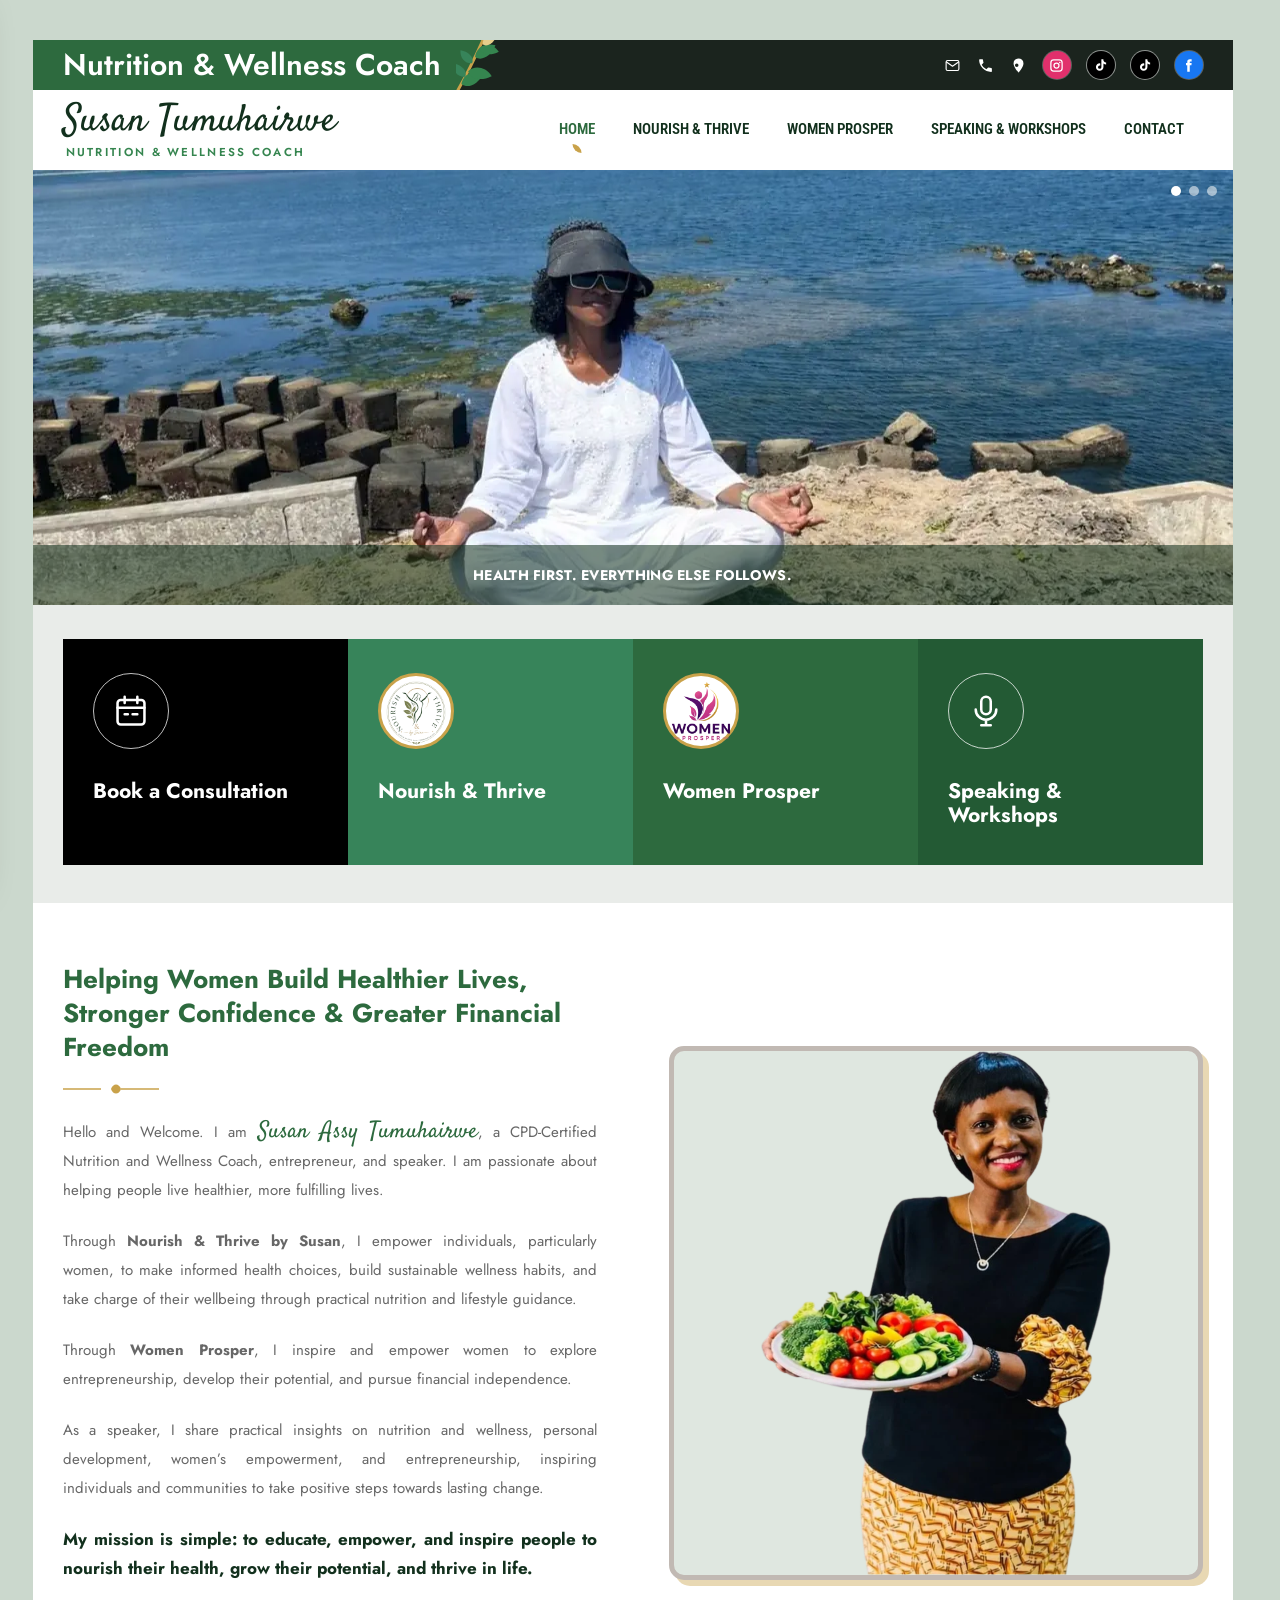
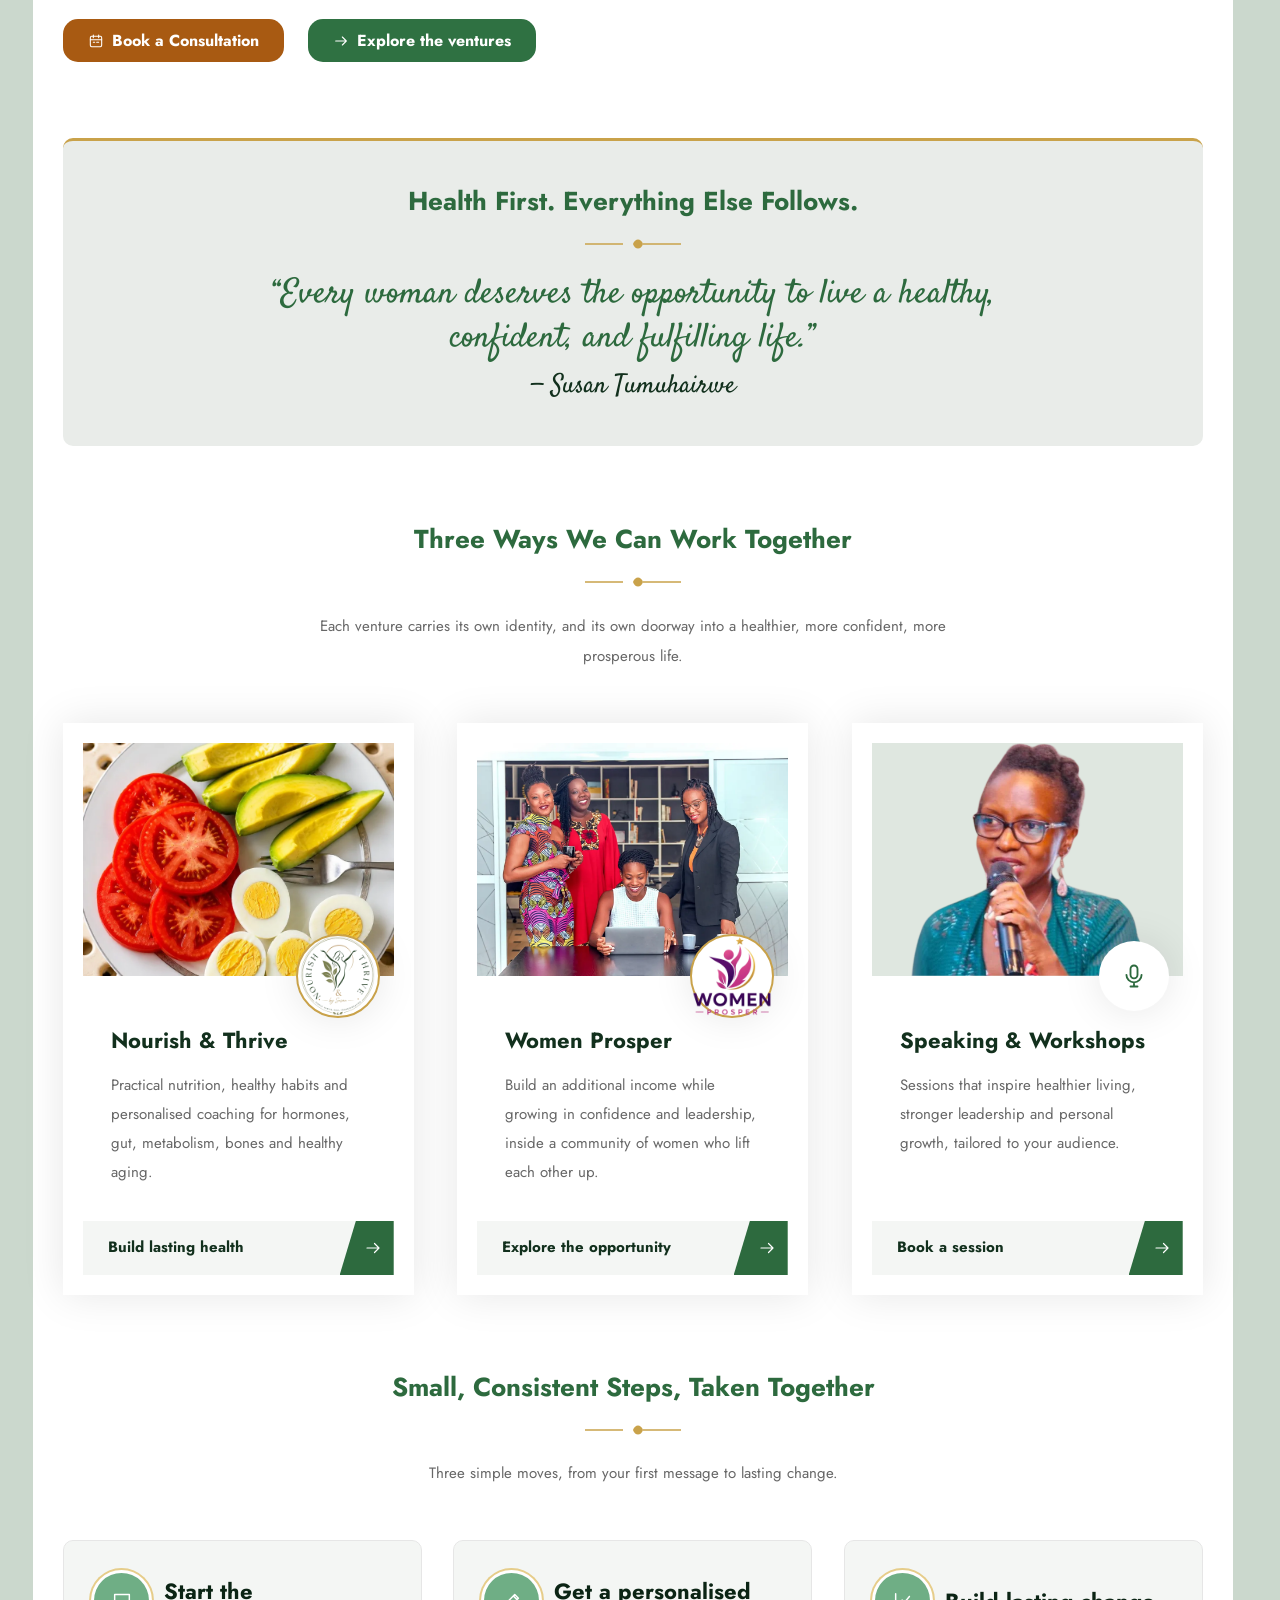
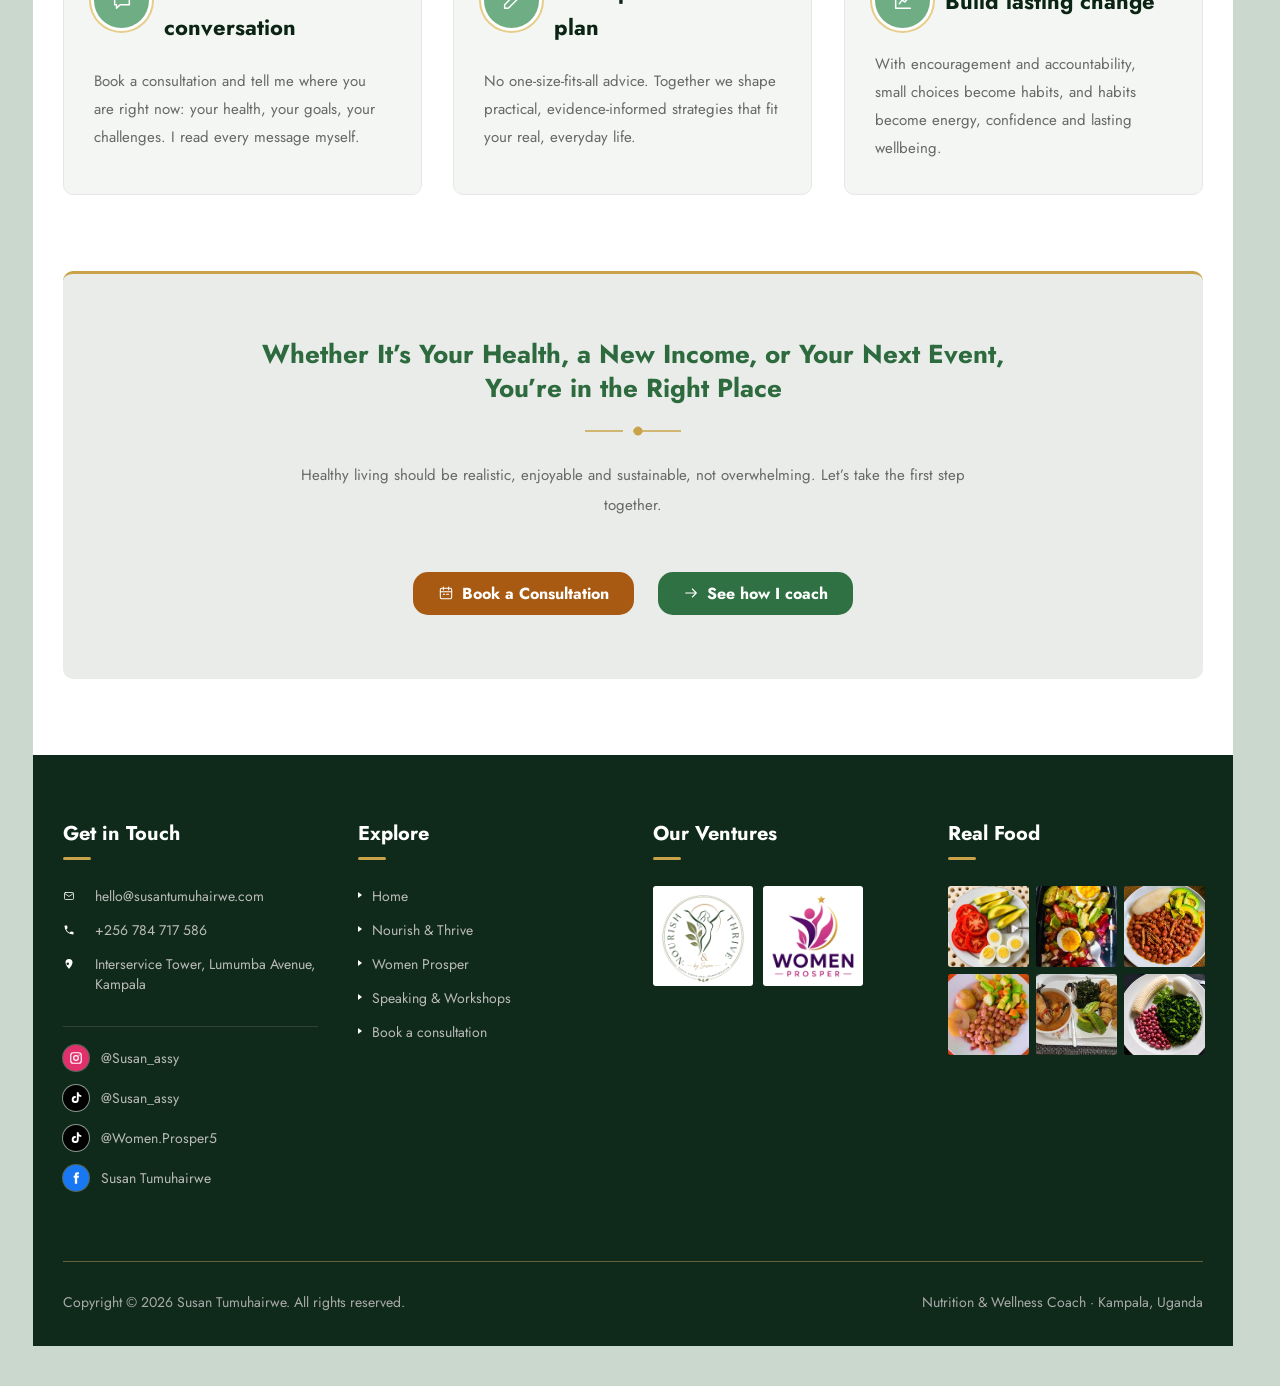
<file: site/index.html>
<!doctype html>
<html lang="en" data-venture="susan">
<head>
  <meta charset="utf-8">
  <meta name="viewport" content="width=device-width, initial-scale=1">
  <title>Susan Tumuhairwe | Nutrition &amp; Wellness Coach</title>
  <meta name="description" content="Susan Tumuhairwe is a Nutrition &amp; Wellness Coach, speaker, and founder of Nourish &amp; Thrive and Women Prosper, helping women build healthier lives, stronger confidence and greater financial freedom.">
  <meta name="theme-color" content="#2d6a3e">
  <meta property="og:type" content="website">
  <meta property="og:title" content="Susan Tumuhairwe | Nutrition &amp; Wellness Coach">
  <meta property="og:description" content="Susan Tumuhairwe is a Nutrition &amp; Wellness Coach, speaker, and founder of Nourish &amp; Thrive and Women Prosper, helping women build healthier lives, stronger confidence and greater financial freedom.">
  <meta property="og:image" content="https://cool-cannoli-89234f.netlify.app/images/og-cover.jpg">
  <meta property="og:image:width" content="1200">
  <meta property="og:image:height" content="630">
  <meta name="twitter:card" content="summary_large_image">
  <link rel="icon" href="favicon.svg" type="image/svg+xml">
  <link rel="preload" href="fonts/Jost-var-latin.woff2" as="font" type="font/woff2" crossorigin>
  <link rel="preload" href="fonts/Satisfy-latin.woff2" as="font" type="font/woff2" crossorigin>
  <link rel="preload" as="image" href="images/p023-meditation-shore.webp" fetchpriority="high">
  <link rel="preconnect" href="https://fonts.googleapis.com">
  <link rel="preconnect" href="https://fonts.gstatic.com" crossorigin>
  <link href="https://fonts.googleapis.com/css2?family=Roboto+Condensed:wght@600&display=swap" rel="stylesheet">
  <link rel="stylesheet" href="css/fonts.css">
  <link rel="stylesheet" href="css/tokens.css">
  <link rel="stylesheet" href="css/art.css">
  <link rel="stylesheet" href="css/base.css">
  <link rel="stylesheet" href="css/components.css">
  <link rel="stylesheet" href="css/responsive.css">
  <link rel="stylesheet" href="css/client.css">
  <script>document.documentElement.className += ' js';</script>
</head>
<body>
  <a class="skip-link" href="#main">Skip to content</a>
  <div class="site">
    <div class="topbar">
      <p class="topbar__title"><span class="topbar__text"><span class="topbar__ghost" aria-hidden="true">Nutrition &amp; Wellness Coach</span><span class="topbar__label">Nutrition &amp; Wellness Coach</span></span><svg class="topbar__branch" viewBox="0 0 60 50" width="60" height="50" aria-hidden="true" focusable="false"><path class="tb-fill" d="M0 0 H27 C18 20 10 36 2 50 H0 Z"/><path class="tb-stem" d="M2 50 C10 36 18 20 27 0" fill="none"/><path class="tb-leaf" d="M0 0 C 5 -9 19 -12 30 -2 C 19 8 5 9 0 0 Z" transform="translate(5.4 44.0) rotate(-22) scale(0.82)"/><path class="tb-leaf2" d="M0 0 C 5 -9 19 -12 30 -2 C 19 8 5 9 0 0 Z" transform="translate(9.2 36.8) rotate(-128) scale(0.6)"/><path class="tb-leaf" d="M0 0 C 5 -9 19 -12 30 -2 C 19 8 5 9 0 0 Z" transform="translate(12.2 31.2) rotate(16) scale(0.8)"/><path class="tb-leaf2" d="M0 0 C 5 -9 19 -12 30 -2 C 19 8 5 9 0 0 Z" transform="translate(16.1 23.2) rotate(-128) scale(0.58)"/><path class="tb-leaf" d="M0 0 C 5 -9 19 -12 30 -2 C 19 8 5 9 0 0 Z" transform="translate(19.1 17.0) rotate(-26) scale(0.78)"/><path class="tb-leaf" d="M0 0 C 5 -9 19 -12 30 -2 C 19 8 5 9 0 0 Z" transform="translate(23.3 8.2) rotate(14) scale(0.66)"/><path class="tb-tip" d="M0 0 C 5 -9 19 -12 30 -2 C 19 8 5 9 0 0 Z" transform="translate(26.7 4.6) rotate(-34) scale(.62)"/></svg></p>
      <ul class="topbar__social"><li><a href="mailto:hello@susantumuhairwe.com" aria-label="Email Susan"><svg class="icon icon--stroke" aria-hidden="true"><use href="#i-mail"></use></svg></a></li><li><a href="tel:+256784717586" aria-label="Call Susan"><svg class="icon" aria-hidden="true"><use href="#i-phone"></use></svg></a></li><li><a href="https://maps.google.com/?q=Interservice+Tower,+Lumumba+Avenue,+Kampala" aria-label="Office location: Interservice Tower, Lumumba Avenue, Kampala"><svg class="icon" aria-hidden="true"><use href="#i-pin"></use></svg></a></li><li class="topbar__soc"><a href="https://www.instagram.com/susan_assy/" aria-label="Instagram: @Susan_assy" target="_blank" rel="noopener"><span class="soc soc--instagram"><svg class="icon" aria-hidden="true"><use href="#i-instagram"></use></svg></span></a></li><li class="topbar__soc"><a href="https://www.tiktok.com/@susan_assy" aria-label="TikTok: @Susan_assy" target="_blank" rel="noopener"><span class="soc soc--tiktok"><svg class="icon" aria-hidden="true"><use href="#i-tiktok"></use></svg></span></a></li><li class="topbar__soc"><a href="https://www.tiktok.com/@women.prosper5" aria-label="TikTok (Women Prosper): @Women.Prosper5" target="_blank" rel="noopener"><span class="soc soc--tiktok"><svg class="icon" aria-hidden="true"><use href="#i-tiktok"></use></svg></span></a></li><li class="topbar__soc"><a href="https://www.facebook.com/search/top?q=Susan%20Tumuhairwe" aria-label="Facebook: Susan Tumuhairwe" target="_blank" rel="noopener"><span class="soc soc--facebook"><svg class="icon" aria-hidden="true"><use href="#i-facebook"></use></svg></span></a></li></ul>
    </div>
    <header class="header">
      <a class="brand" href="index.html" aria-label="Susan Tumuhairwe, home">
        <span class="brand__stack"><span class="brand__text">Susan Tumuhairwe</span><span class="brand__tag">Nutrition &amp; Wellness Coach</span></span>
      </a>
      <nav class="nav" aria-label="Primary">
        <ul class="nav__list"><li class="nav__item"><a class="nav__link" aria-current="page" href="index.html">Home</a></li><li class="nav__item"><a class="nav__link" href="nourish-and-thrive.html">Nourish &amp; Thrive</a><ul class="panel"><li><a class="panel__link" href="nourish-and-thrive.html#approach">My approach</a></li><li><a class="panel__link" href="nourish-and-thrive.html#areas">Six areas I work in</a></li><li><a class="panel__link" href="nourish-and-thrive.html#meals">Real food, real meals</a></li><li><a class="panel__link" href="nourish-and-thrive.html#stories">Client stories</a></li></ul></li><li class="nav__item"><a class="nav__link" href="women-prosper.html">Women Prosper</a><ul class="panel"><li><a class="panel__link" href="women-prosper.html#gain">What you&rsquo;ll gain</a></li><li><a class="panel__link" href="women-prosper.html#stories">Success stories</a></li></ul></li><li class="nav__item"><a class="nav__link" href="speaking-and-workshops.html">Speaking &amp; Workshops</a><ul class="panel"><li><a class="panel__link" href="speaking-and-workshops.html#expertise">Areas of expertise</a></li><li><a class="panel__link" href="speaking-and-workshops.html#feedback">Client feedback</a></li></ul></li><li class="nav__item"><a class="nav__link" href="contact.html">Contact</a></li></ul>
        <button class="icon-btn nav__toggle" type="button" aria-label="Open menu" data-drawer-open><svg class="icon icon--stroke" aria-hidden="true"><use href="#i-menu"></use></svg></button>
      </nav>
    </header>
    
    <main id="main">
      <h1 class="visually-hidden">Susan Tumuhairwe: Nutrition &amp; Wellness Coach</h1>
      <section class="hero" data-hero aria-roledescription="carousel" aria-label="Featured">
        <div class="hero__slide is-active" style="background-image:url(images/p023-meditation-shore.webp);background-position:50% 55%"><div class="hero__caption"><a href="nourish-and-thrive.html">Health first. Everything else follows.</a></div></div><div class="hero__slide" style="background-image:url(images/p009-susan-table.webp);background-position:50% 33%"><div class="hero__caption"><a href="contact.html">Whatever brought you here, you&rsquo;re in the right place</a></div></div><div class="hero__slide" style="background-image:url(images/p019-susan-speaking.webp);background-position:50% 20%"><div class="hero__caption"><a href="speaking-and-workshops.html">Inspire, educate &amp; empower your audience</a></div></div>
        <div class="hero__dots"><button class="hero__dot" aria-label="Slide 1" aria-current="true"></button><button class="hero__dot" aria-label="Slide 2" aria-current="false"></button><button class="hero__dot" aria-label="Slide 3" aria-current="false"></button></div>
      </section>
      <section class="quick" aria-label="Quick links"><div class="quick__grid rail" data-rail="Quick links"><a class="tile" href="contact.html"><span class="tile__icon"><svg class="icon icon--stroke" aria-hidden="true"><use href="#i-calendar"></use></svg></span><h3 class="tile__title">Book a Consultation</h3></a><a class="tile" href="nourish-and-thrive.html"><span class="tile__icon tile__icon--logo"><img src="images/logo-nourish-and-thrive.webp" alt="" width="72" height="72"></span><h3 class="tile__title">Nourish &amp; Thrive</h3></a><a class="tile" href="women-prosper.html"><span class="tile__icon tile__icon--logo"><img src="images/logo-women-prosper.webp" alt="" width="72" height="72"></span><h3 class="tile__title">Women Prosper</h3></a><a class="tile" href="speaking-and-workshops.html"><span class="tile__icon"><svg class="icon icon--stroke" aria-hidden="true"><use href="#i-mic"></use></svg></span><h3 class="tile__title">Speaking &amp; Workshops</h3></a></div></section>
<section class="section container"><div class="split">
          <div class="prose">
            <h2 class="heading-blue">Helping Women Build Healthier Lives, Stronger Confidence &amp; Greater Financial Freedom</h2>
            <p>Hello and Welcome. I am <span class="script">Susan Assy Tumuhairwe</span>, a CPD-Certified Nutrition and Wellness Coach, entrepreneur, and speaker. I am passionate about helping people live healthier, more fulfilling lives.</p>
            <div class="more" data-more="Read more"><div class="more__extra"><p>Through <strong>Nourish &amp; Thrive by Susan</strong>, I empower individuals, particularly women, to make informed health choices, build sustainable wellness habits, and take charge of their wellbeing through practical nutrition and lifestyle guidance.</p><p>Through <strong>Women Prosper</strong>, I inspire and empower women to explore entrepreneurship, develop their potential, and pursue financial independence.</p><p>As a speaker, I share practical insights on nutrition and wellness, personal development, women&rsquo;s empowerment, and entrepreneurship, inspiring individuals and communities to take positive steps towards lasting change.</p><p class="lede">My mission is simple: to educate, empower, and inspire people to nourish their health, grow their potential, and thrive in life.</p></div></div>
            <div class="btn-row">
              <a class="btn-pill btn-pill--orange" href="contact.html"><svg class="icon icon--stroke" aria-hidden="true"><use href="#i-calendar"></use></svg> Book a Consultation</a>
              <a class="btn-pill btn-pill--blue" href="#ventures"><svg class="icon icon--stroke" aria-hidden="true"><use href="#i-arrow-right"></use></svg> Explore the ventures</a>
            </div>
          </div>
          <img class="photo-frame photo-frame--cutout" src="images/p003-susan-hero.webp" alt="Susan Tumuhairwe holding a large plate of fresh salad" width="525" height="786" loading="lazy" style="aspect-ratio:1/1">
        </div></section>
<section class="section section--flush-top container"><div class="panel-grey text-centre quote-panel">
          <h2 class="heading-blue hide-m">Health First. Everything Else Follows.</h2>
          <blockquote class="quote">&ldquo;Every woman deserves the opportunity to live a healthy, confident, and fulfilling life.&rdquo;</blockquote>
          <p class="quote__by">&mdash; <span class="script">Susan Tumuhairwe</span></p>
        </div></section>
<section class="section section--flush-top container" id="ventures"><h2 class="heading-blue heading-centre">Three Ways We Can Work Together</h2><div class="section-intro"><p>Each venture carries its own identity, and its own doorway into a healthier, more confident, more prosperous life.</p></div><div class="more" data-more="Explore the three ventures"><div class="more__extra"><div class="services rail" data-rail="Ventures"><article class="service"><div class="service__media"><img src="images/p013-meal-tomato-egg.webp" alt="Plate of sliced tomato, avocado and boiled eggs" loading="lazy"><span class="service__badge service__badge--logo"><img src="images/logo-nourish-and-thrive.webp" alt="" width="64" height="64"></span></div><div class="service__body"><h3 class="service__title">Nourish &amp; Thrive</h3><p class="service__text">Practical nutrition, healthy habits and personalised coaching for hormones, gut, metabolism, bones and healthy aging.</p></div><a class="service__more" href="nourish-and-thrive.html"><span>Build lasting health</span><svg class="icon icon--stroke" aria-hidden="true"><use href="#i-arrow-right"></use></svg></a></article><article class="service"><div class="service__media"><img src="images/p024-women-team.webp" alt="Four women smiling together around a laptop in an office" loading="lazy" style="object-position:50% 30%"><span class="service__badge service__badge--logo"><img src="images/logo-women-prosper.webp" alt="" width="64" height="64"></span></div><div class="service__body"><h3 class="service__title">Women Prosper</h3><p class="service__text">Build an additional income while growing in confidence and leadership, inside a community of women who lift each other up.</p></div><a class="service__more" href="women-prosper.html"><span>Explore the opportunity</span><svg class="icon icon--stroke" aria-hidden="true"><use href="#i-arrow-right"></use></svg></a></article><article class="service"><div class="service__media service__media--cutout"><img src="images/p007-speaker-mic.webp" alt="Susan speaking with a microphone" loading="lazy"><span class="service__badge"><svg class="icon icon--stroke" aria-hidden="true"><use href="#i-mic"></use></svg></span></div><div class="service__body"><h3 class="service__title">Speaking &amp; Workshops</h3><p class="service__text">Sessions that inspire healthier living, stronger leadership and personal growth, tailored to your audience.</p></div><a class="service__more" href="speaking-and-workshops.html"><span>Book a session</span><svg class="icon icon--stroke" aria-hidden="true"><use href="#i-arrow-right"></use></svg></a></article></div></div></div></section>
<section class="section section--flush-top container"><h2 class="heading-blue heading-centre">Small, Consistent Steps, Taken Together</h2><div class="section-intro"><p>Three simple moves, from your first message to lasting change.</p></div><div class="more" data-more="I want to know more"><div class="more__extra">
        <div class="panel-plain"><div class="grid grid--3 rail" data-rail="How it works"><div class="infobox"><span class="infobox__icon"><svg class="icon icon--stroke" aria-hidden="true"><use href="#i-chat"></use></svg></span><h3 class="infobox__title">Start the conversation</h3><p class="infobox__text">Book a consultation and tell me where you are right now: your health, your goals, your challenges. I read every message myself.</p></div><div class="infobox"><span class="infobox__icon"><svg class="icon icon--stroke" aria-hidden="true"><use href="#i-edit"></use></svg></span><h3 class="infobox__title">Get a personalised plan</h3><p class="infobox__text">No one-size-fits-all advice. Together we shape practical, evidence-informed strategies that fit your real, everyday life.</p></div><div class="infobox"><span class="infobox__icon"><svg class="icon icon--stroke" aria-hidden="true"><use href="#i-chart"></use></svg></span><h3 class="infobox__title">Build lasting change</h3><p class="infobox__text">With encouragement and accountability, small choices become habits, and habits become energy, confidence and lasting wellbeing.</p></div></div></div></div></div></section>
<section class="section section--flush-top container"><div class="panel-grey text-centre cta">
        <h2 class="heading-blue">Whether It&rsquo;s Your Health, a New Income, or Your Next Event, You&rsquo;re in the Right Place</h2>
        <div class="section-intro"><p data-clamp>Healthy living should be realistic, enjoyable and sustainable, not overwhelming. Let&rsquo;s take the first step together.</p></div>
        <div class="btn-row btn-row--centre"><a class="btn-pill btn-pill--orange" href="contact.html"><svg class="icon icon--stroke" aria-hidden="true"><use href="#i-calendar"></use></svg> Book a Consultation</a><a class="btn-pill btn-pill--blue" href="nourish-and-thrive.html"><svg class="icon icon--stroke" aria-hidden="true"><use href="#i-arrow-right"></use></svg> See how I coach</a></div>
      </div></section>
    </main>
    <footer class="footer">
      <div class="footer__grid">
        <div>
          <h3 class="footer__title">Get in Touch</h3>
          <ul class="footer__list">
            <li><svg class="icon icon--stroke" aria-hidden="true"><use href="#i-mail"></use></svg><a href="mailto:hello@susantumuhairwe.com">hello@susantumuhairwe.com</a></li>
            <li><svg class="icon" aria-hidden="true"><use href="#i-phone"></use></svg><a href="tel:+256784717586">+256 784 717 586</a></li>
            <li><svg class="icon" aria-hidden="true"><use href="#i-pin"></use></svg><a href="https://maps.google.com/?q=Interservice+Tower,+Lumumba+Avenue,+Kampala">Interservice Tower, Lumumba Avenue, Kampala</a></li>
          </ul>
          <ul class="footer__list footer__social"><li><span class="soc soc--instagram"><svg class="icon" aria-hidden="true"><use href="#i-instagram"></use></svg></span><a href="https://www.instagram.com/susan_assy/" target="_blank" rel="noopener" aria-label="Instagram">@Susan_assy</a></li><li><span class="soc soc--tiktok"><svg class="icon" aria-hidden="true"><use href="#i-tiktok"></use></svg></span><a href="https://www.tiktok.com/@susan_assy" target="_blank" rel="noopener" aria-label="TikTok">@Susan_assy</a></li><li><span class="soc soc--tiktok"><svg class="icon" aria-hidden="true"><use href="#i-tiktok"></use></svg></span><a href="https://www.tiktok.com/@women.prosper5" target="_blank" rel="noopener" aria-label="TikTok (Women Prosper)">@Women.Prosper5</a></li><li><span class="soc soc--facebook"><svg class="icon" aria-hidden="true"><use href="#i-facebook"></use></svg></span><a href="https://www.facebook.com/search/top?q=Susan%20Tumuhairwe" target="_blank" rel="noopener" aria-label="Facebook">Susan Tumuhairwe</a></li></ul>
        </div>
        <div>
          <h3 class="footer__title">Explore</h3>
          <ul class="footer__list footer__links">
            <li><a href="index.html">Home</a></li>
            <li><a href="nourish-and-thrive.html">Nourish &amp; Thrive</a></li>
            <li><a href="women-prosper.html">Women Prosper</a></li>
            <li><a href="speaking-and-workshops.html">Speaking &amp; Workshops</a></li>
            <li><a href="contact.html">Book a consultation</a></li>
          </ul>
        </div>
        <div>
          <h3 class="footer__title">Our Ventures</h3>
          <div class="footer__logos">
            <a href="nourish-and-thrive.html" aria-label="Nourish &amp; Thrive"><img src="images/logo-nourish-and-thrive.webp" alt="" loading="lazy" width="100" height="106"></a>
            <a href="women-prosper.html" aria-label="Women Prosper"><img src="images/logo-women-prosper.webp" alt="" loading="lazy" width="100" height="100"></a>
          </div>
        </div>
        <div class="footer__food">
          <h3 class="footer__title">Real Food</h3>
          <div class="footer__photos"><a href="nourish-and-thrive.html#meals"><img src="images/p013-meal-tomato-egg.webp" alt="Tomato, avocado and boiled egg" loading="lazy" width="81" height="81"></a><a href="nourish-and-thrive.html#meals"><img src="images/p010-meal-salad-box.webp" alt="Mixed salad lunch box" loading="lazy" width="81" height="81"></a><a href="nourish-and-thrive.html#meals"><img src="images/p014-meal-beans-posho.webp" alt="Beans, posho and avocado" loading="lazy" width="81" height="81"></a><a href="nourish-and-thrive.html#meals"><img src="images/p011-meal-beans-veg.webp" alt="Beans and mixed vegetables" loading="lazy" width="81" height="81"></a><a href="nourish-and-thrive.html#meals"><img src="images/p016-meal-fish-plantain.webp" alt="Fish stew and plantain" loading="lazy" width="81" height="81"></a><a href="nourish-and-thrive.html#meals"><img src="images/p012-meal-breakfast.webp" alt="A balanced breakfast plate" loading="lazy" width="81" height="81"></a></div>
        </div>
      </div>
      <div class="footer__small">
        <span>Copyright &copy; <span data-year>2026</span> Susan Tumuhairwe. All rights reserved.</span>
        <span>Nutrition &amp; Wellness Coach &middot; Kampala, Uganda</span>
      </div>
    </footer>
  </div>
  <div class="drawer-scrim" data-drawer-close></div>
  <aside class="drawer" aria-label="Menu">
    <div class="drawer__bar"><button class="drawer__close" type="button" aria-label="Close menu" data-drawer-close><svg class="icon icon--stroke" aria-hidden="true"><use href="#i-close"></use></svg></button></div>
    <ul class="drawer__list"><li class="drawer__item"><div class="drawer__row"><a class="drawer__link" href="index.html">Home</a></div></li><li class="drawer__item"><div class="drawer__row"><a class="drawer__link" href="nourish-and-thrive.html">Nourish &amp; Thrive</a><button class="drawer__more" type="button" aria-expanded="false" aria-label="Toggle Nourish &amp; Thrive submenu"><svg class="icon" aria-hidden="true"><use href="#i-chevron-right"></use></svg></button></div><div class="drawer__sub"><a href="nourish-and-thrive.html#approach">My approach</a><a href="nourish-and-thrive.html#areas">Six areas I work in</a><a href="nourish-and-thrive.html#meals">Real food, real meals</a><a href="nourish-and-thrive.html#stories">Client stories</a></div></li><li class="drawer__item"><div class="drawer__row"><a class="drawer__link" href="women-prosper.html">Women Prosper</a><button class="drawer__more" type="button" aria-expanded="false" aria-label="Toggle Women Prosper submenu"><svg class="icon" aria-hidden="true"><use href="#i-chevron-right"></use></svg></button></div><div class="drawer__sub"><a href="women-prosper.html#gain">What you&rsquo;ll gain</a><a href="women-prosper.html#stories">Success stories</a></div></li><li class="drawer__item"><div class="drawer__row"><a class="drawer__link" href="speaking-and-workshops.html">Speaking &amp; Workshops</a><button class="drawer__more" type="button" aria-expanded="false" aria-label="Toggle Speaking &amp; Workshops submenu"><svg class="icon" aria-hidden="true"><use href="#i-chevron-right"></use></svg></button></div><div class="drawer__sub"><a href="speaking-and-workshops.html#expertise">Areas of expertise</a><a href="speaking-and-workshops.html#feedback">Client feedback</a></div></li><li class="drawer__item"><div class="drawer__row"><a class="drawer__link" href="contact.html">Contact</a></div></li></ul>
  </aside>
  <nav class="tabbar" aria-label="Quick navigation"><a class="tabbar__item" href="index.html" aria-current="page"><span class="tabbar__glyph"><svg class="icon icon--stroke" aria-hidden="true"><use href="#i-home"></use></svg></span><span class="tabbar__label">Home</span></a><a class="tabbar__item" href="nourish-and-thrive.html"><span class="tabbar__glyph"><img src="images/logo-nourish-and-thrive.webp" alt="" width="28" height="28"></span><span class="tabbar__label">Nourish</span></a><a class="tabbar__item" href="women-prosper.html"><span class="tabbar__glyph"><img src="images/logo-women-prosper.webp" alt="" width="28" height="28"></span><span class="tabbar__label">Prosper</span></a><a class="tabbar__item" href="speaking-and-workshops.html"><span class="tabbar__glyph"><svg class="icon icon--stroke" aria-hidden="true"><use href="#i-mic"></use></svg></span><span class="tabbar__label">Speaking</span></a><a class="tabbar__item" href="contact.html"><span class="tabbar__glyph"><svg class="icon icon--stroke" aria-hidden="true"><use href="#i-chat"></use></svg></span><span class="tabbar__label">Contact</span></a></nav>
  <button class="to-top" type="button" aria-label="Back to top"><svg class="icon icon--stroke" aria-hidden="true"><use href="#i-arrow-up"></use></svg></button>
  <script src="js/icons.js"></script>
  <script src="js/main.js"></script>
  <script src="js/client.js"></script>
</body>
</html>
</file>
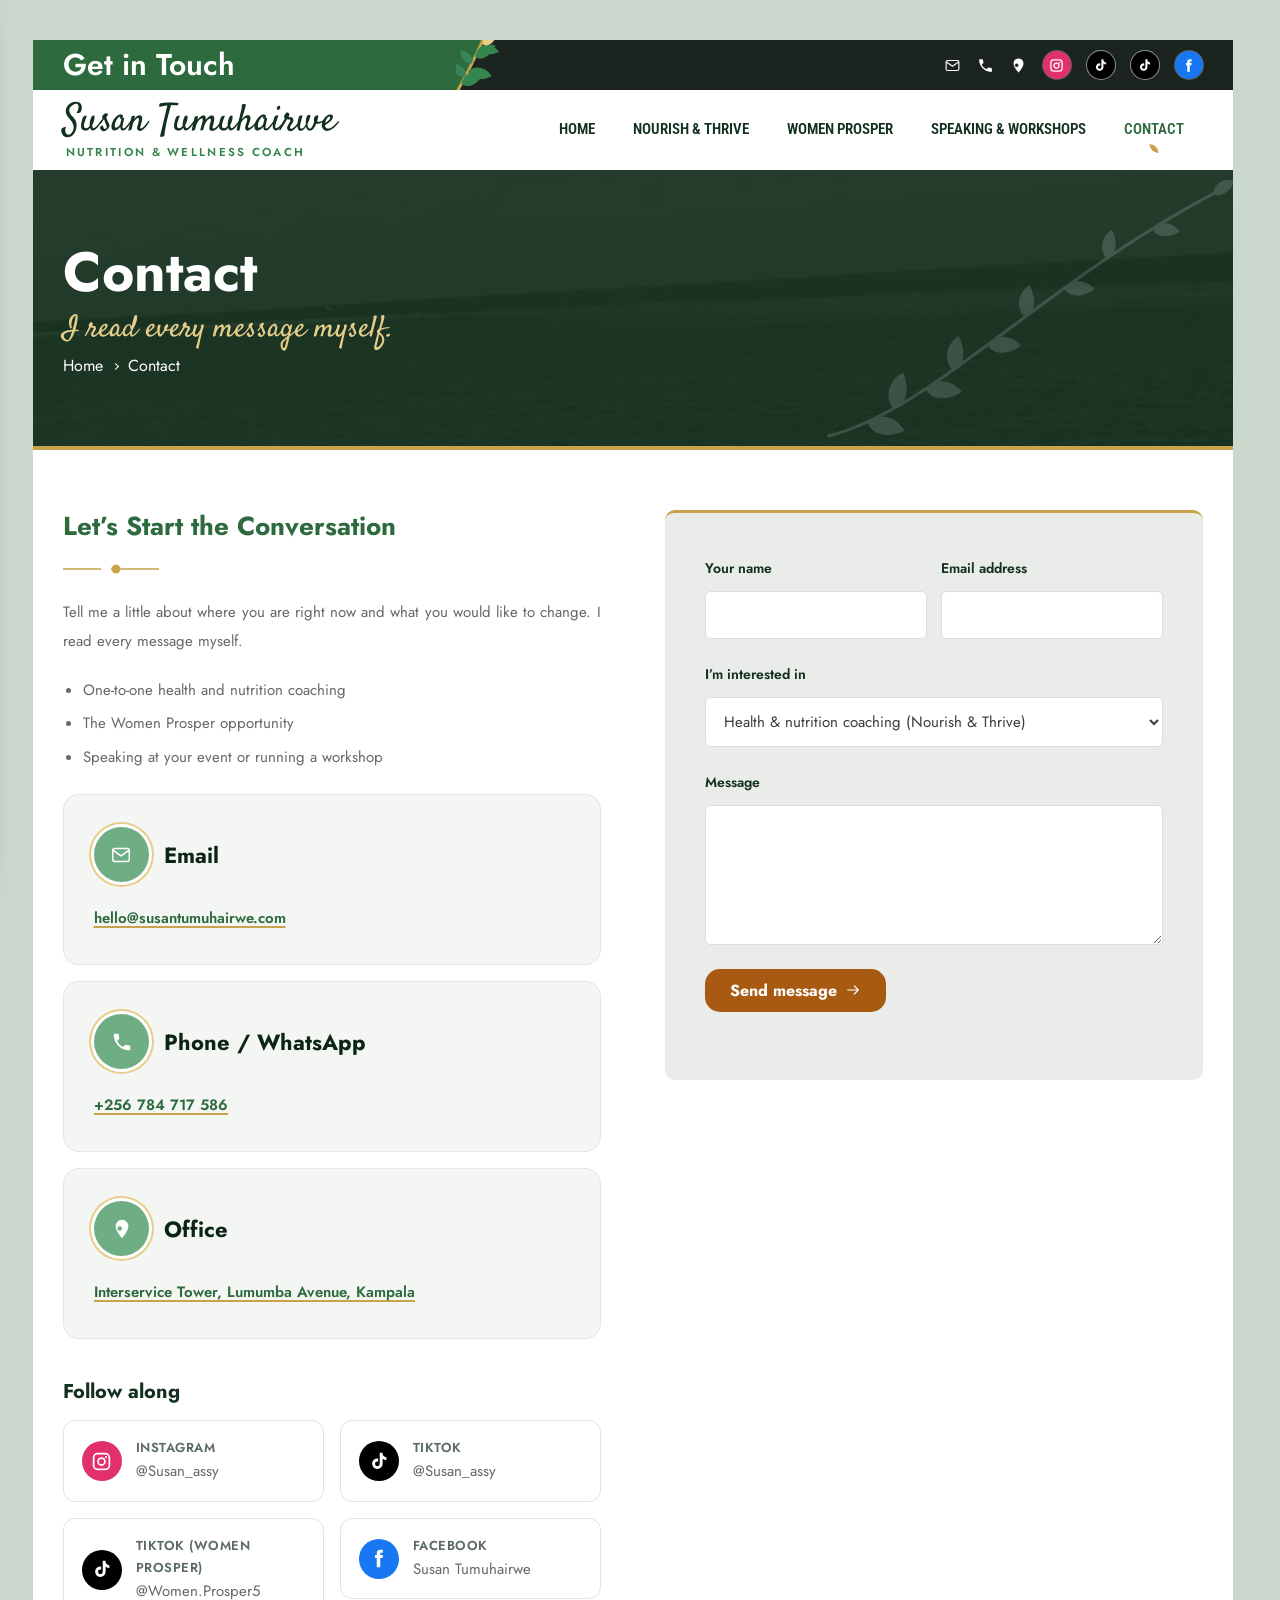
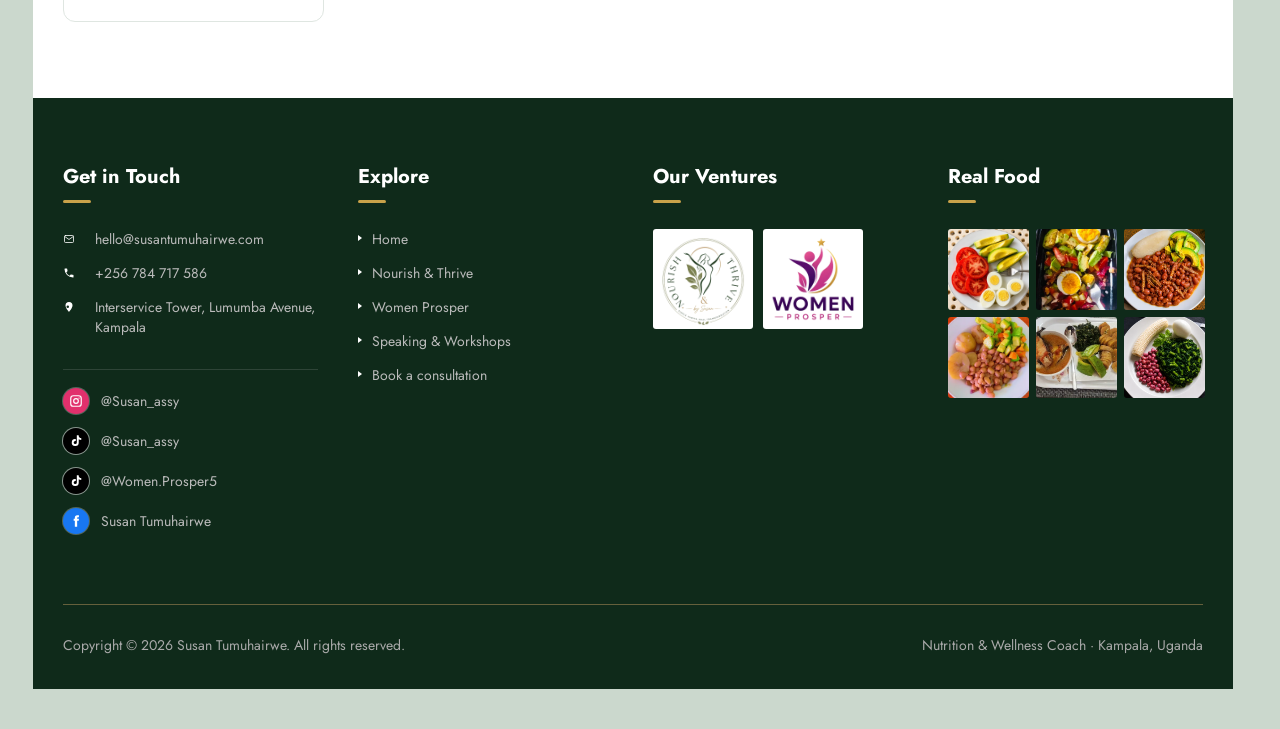
<file: site/contact.html>
<!doctype html>
<html lang="en" data-venture="susan">
<head>
  <meta charset="utf-8">
  <meta name="viewport" content="width=device-width, initial-scale=1">
  <title>Contact | Susan Tumuhairwe</title>
  <meta name="description" content="Book a consultation with Susan Tumuhairwe, or ask about the Women Prosper opportunity, speaking and workshops.">
  <meta name="theme-color" content="#2d6a3e">
  <meta property="og:type" content="website">
  <meta property="og:title" content="Contact | Susan Tumuhairwe">
  <meta property="og:description" content="Book a consultation with Susan Tumuhairwe, or ask about the Women Prosper opportunity, speaking and workshops.">
  <meta property="og:image" content="https://cool-cannoli-89234f.netlify.app/images/og-cover.jpg">
  <meta property="og:image:width" content="1200">
  <meta property="og:image:height" content="630">
  <meta name="twitter:card" content="summary_large_image">
  <link rel="icon" href="favicon.svg" type="image/svg+xml">
  <link rel="preload" href="fonts/Jost-var-latin.woff2" as="font" type="font/woff2" crossorigin>
  <link rel="preload" href="fonts/Satisfy-latin.woff2" as="font" type="font/woff2" crossorigin>
  <link rel="preconnect" href="https://fonts.googleapis.com">
  <link rel="preconnect" href="https://fonts.gstatic.com" crossorigin>
  <link href="https://fonts.googleapis.com/css2?family=Roboto+Condensed:wght@600&display=swap" rel="stylesheet">
  <link rel="stylesheet" href="css/fonts.css">
  <link rel="stylesheet" href="css/tokens.css">
  <link rel="stylesheet" href="css/art.css">
  <link rel="stylesheet" href="css/base.css">
  <link rel="stylesheet" href="css/components.css">
  <link rel="stylesheet" href="css/responsive.css">
  <link rel="stylesheet" href="css/client.css">
  <script>document.documentElement.className += ' js';</script>
</head>
<body>
  <a class="skip-link" href="#main">Skip to content</a>
  <div class="site">
    <div class="topbar">
      <p class="topbar__title"><span class="topbar__text"><span class="topbar__ghost" aria-hidden="true">Nutrition &amp; Wellness Coach</span><span class="topbar__label">Get in Touch</span></span><svg class="topbar__branch" viewBox="0 0 60 50" width="60" height="50" aria-hidden="true" focusable="false"><path class="tb-fill" d="M0 0 H27 C18 20 10 36 2 50 H0 Z"/><path class="tb-stem" d="M2 50 C10 36 18 20 27 0" fill="none"/><path class="tb-leaf" d="M0 0 C 5 -9 19 -12 30 -2 C 19 8 5 9 0 0 Z" transform="translate(5.4 44.0) rotate(-22) scale(0.82)"/><path class="tb-leaf2" d="M0 0 C 5 -9 19 -12 30 -2 C 19 8 5 9 0 0 Z" transform="translate(9.2 36.8) rotate(-128) scale(0.6)"/><path class="tb-leaf" d="M0 0 C 5 -9 19 -12 30 -2 C 19 8 5 9 0 0 Z" transform="translate(12.2 31.2) rotate(16) scale(0.8)"/><path class="tb-leaf2" d="M0 0 C 5 -9 19 -12 30 -2 C 19 8 5 9 0 0 Z" transform="translate(16.1 23.2) rotate(-128) scale(0.58)"/><path class="tb-leaf" d="M0 0 C 5 -9 19 -12 30 -2 C 19 8 5 9 0 0 Z" transform="translate(19.1 17.0) rotate(-26) scale(0.78)"/><path class="tb-leaf" d="M0 0 C 5 -9 19 -12 30 -2 C 19 8 5 9 0 0 Z" transform="translate(23.3 8.2) rotate(14) scale(0.66)"/><path class="tb-tip" d="M0 0 C 5 -9 19 -12 30 -2 C 19 8 5 9 0 0 Z" transform="translate(26.7 4.6) rotate(-34) scale(.62)"/></svg></p>
      <ul class="topbar__social"><li><a href="mailto:hello@susantumuhairwe.com" aria-label="Email Susan"><svg class="icon icon--stroke" aria-hidden="true"><use href="#i-mail"></use></svg></a></li><li><a href="tel:+256784717586" aria-label="Call Susan"><svg class="icon" aria-hidden="true"><use href="#i-phone"></use></svg></a></li><li><a href="https://maps.google.com/?q=Interservice+Tower,+Lumumba+Avenue,+Kampala" aria-label="Office location: Interservice Tower, Lumumba Avenue, Kampala"><svg class="icon" aria-hidden="true"><use href="#i-pin"></use></svg></a></li><li class="topbar__soc"><a href="https://www.instagram.com/susan_assy/" aria-label="Instagram: @Susan_assy" target="_blank" rel="noopener"><span class="soc soc--instagram"><svg class="icon" aria-hidden="true"><use href="#i-instagram"></use></svg></span></a></li><li class="topbar__soc"><a href="https://www.tiktok.com/@susan_assy" aria-label="TikTok: @Susan_assy" target="_blank" rel="noopener"><span class="soc soc--tiktok"><svg class="icon" aria-hidden="true"><use href="#i-tiktok"></use></svg></span></a></li><li class="topbar__soc"><a href="https://www.tiktok.com/@women.prosper5" aria-label="TikTok (Women Prosper): @Women.Prosper5" target="_blank" rel="noopener"><span class="soc soc--tiktok"><svg class="icon" aria-hidden="true"><use href="#i-tiktok"></use></svg></span></a></li><li class="topbar__soc"><a href="https://www.facebook.com/search/top?q=Susan%20Tumuhairwe" aria-label="Facebook: Susan Tumuhairwe" target="_blank" rel="noopener"><span class="soc soc--facebook"><svg class="icon" aria-hidden="true"><use href="#i-facebook"></use></svg></span></a></li></ul>
    </div>
    <header class="header">
      <a class="brand" href="index.html" aria-label="Susan Tumuhairwe, home">
        <span class="brand__stack"><span class="brand__text">Susan Tumuhairwe</span><span class="brand__tag">Nutrition &amp; Wellness Coach</span></span>
      </a>
      <nav class="nav" aria-label="Primary">
        <ul class="nav__list"><li class="nav__item"><a class="nav__link" href="index.html">Home</a></li><li class="nav__item"><a class="nav__link" href="nourish-and-thrive.html">Nourish &amp; Thrive</a><ul class="panel"><li><a class="panel__link" href="nourish-and-thrive.html#approach">My approach</a></li><li><a class="panel__link" href="nourish-and-thrive.html#areas">Six areas I work in</a></li><li><a class="panel__link" href="nourish-and-thrive.html#meals">Real food, real meals</a></li><li><a class="panel__link" href="nourish-and-thrive.html#stories">Client stories</a></li></ul></li><li class="nav__item"><a class="nav__link" href="women-prosper.html">Women Prosper</a><ul class="panel"><li><a class="panel__link" href="women-prosper.html#gain">What you&rsquo;ll gain</a></li><li><a class="panel__link" href="women-prosper.html#stories">Success stories</a></li></ul></li><li class="nav__item"><a class="nav__link" href="speaking-and-workshops.html">Speaking &amp; Workshops</a><ul class="panel"><li><a class="panel__link" href="speaking-and-workshops.html#expertise">Areas of expertise</a></li><li><a class="panel__link" href="speaking-and-workshops.html#feedback">Client feedback</a></li></ul></li><li class="nav__item"><a class="nav__link" aria-current="page" href="contact.html">Contact</a></li></ul>
        <button class="icon-btn nav__toggle" type="button" aria-label="Open menu" data-drawer-open><svg class="icon icon--stroke" aria-hidden="true"><use href="#i-menu"></use></svg></button>
      </nav>
    </header>
    <section class="banner banner--branch" aria-label="Page title" style="background-image:url(images/banner-shore.jpg)">
      <div class="banner__text"><h1 class="banner__title">Contact</h1><p class="banner__kicker">I read every message myself.</p><ol class="crumbs"><li><a href="index.html">Home</a></li><li>Contact</li></ol></div>
      <span class="banner__branch" aria-hidden="true"></span>
    </section>
    <main id="main">
<section class="section container"><div class="grid grid--2 contact-layout" style="gap:40px;align-items:start">
          <div>
            <div class="prose">
              <h2 class="heading-blue">Let&rsquo;s Start the Conversation</h2>
              <p>Tell me a little about where you are right now and what you would like to change. I read every message myself.</p>
              <ul class="hide-m">
                <li>One-to-one health and nutrition coaching</li>
                <li>The Women Prosper opportunity</li>
                <li>Speaking at your event or running a workshop</li>
              </ul>
            </div>
            <div class="grid rail" data-rail="Contact details" style="gap:16px;margin-top:24px"><div class="infobox infobox--tint-blue"><span class="infobox__icon"><svg class="icon icon--stroke" aria-hidden="true"><use href="#i-mail"></use></svg></span><h3 class="infobox__title">Email</h3><p class="infobox__text"><a href="mailto:hello@susantumuhairwe.com">hello@susantumuhairwe.com</a></p></div><div class="infobox infobox--tint-grey infobox--dark-icon"><span class="infobox__icon"><svg class="icon" aria-hidden="true"><use href="#i-phone"></use></svg></span><h3 class="infobox__title">Phone / WhatsApp</h3><p class="infobox__text"><a href="tel:+256784717586">+256 784 717 586</a></p></div><div class="infobox infobox--tint-blue"><span class="infobox__icon"><svg class="icon" aria-hidden="true"><use href="#i-pin"></use></svg></span><h3 class="infobox__title">Office</h3><p class="infobox__text"><a href="https://maps.google.com/?q=Interservice+Tower,+Lumumba+Avenue,+Kampala">Interservice Tower, Lumumba Avenue, Kampala</a></p></div></div>
            <h3 class="contact-follow__title">Follow along</h3>
            <ul class="contact-follow"><li><a href="https://www.instagram.com/susan_assy/" target="_blank" rel="noopener"><span class="soc soc--instagram"><svg class="icon" aria-hidden="true"><use href="#i-instagram"></use></svg></span><span><b>Instagram</b>@Susan_assy</span></a></li><li><a href="https://www.tiktok.com/@susan_assy" target="_blank" rel="noopener"><span class="soc soc--tiktok"><svg class="icon" aria-hidden="true"><use href="#i-tiktok"></use></svg></span><span><b>TikTok</b>@Susan_assy</span></a></li><li><a href="https://www.tiktok.com/@women.prosper5" target="_blank" rel="noopener"><span class="soc soc--tiktok"><svg class="icon" aria-hidden="true"><use href="#i-tiktok"></use></svg></span><span><b>TikTok (Women Prosper)</b>@Women.Prosper5</span></a></li><li><a href="https://www.facebook.com/search/top?q=Susan%20Tumuhairwe" target="_blank" rel="noopener"><span class="soc soc--facebook"><svg class="icon" aria-hidden="true"><use href="#i-facebook"></use></svg></span><span><b>Facebook</b>Susan Tumuhairwe</span></a></li></ul>
          </div>
          <div class="panel-grey"><form class="form" name="contact" method="POST" action="contact.html" data-netlify="true" netlify-honeypot="bot-field" novalidate data-contact-form data-success="Thank you. Your message has been sent, and I will reply personally.">
            <input type="hidden" name="form-name" value="contact">
            <p class="visually-hidden"><label>Leave this empty: <input name="bot-field" tabindex="-1" autocomplete="off"></label></p>
            <div class="form__row">
              <div class="form__field"><label class="form__label" for="cf-name">Your name</label>
                <input class="form__input" id="cf-name" name="name" type="text" autocomplete="name" required>
                <p class="form__error" hidden>Please tell me your name.</p></div>
              <div class="form__field"><label class="form__label" for="cf-email">Email address</label>
                <input class="form__input" id="cf-email" name="email" type="email" autocomplete="email" inputmode="email" required>
                <p class="form__error" hidden>Please enter a valid email address.</p></div>
            </div>
            <div class="form__field"><label class="form__label" for="cf-topic">I&rsquo;m interested in</label>
              <select class="form__select form__input" id="cf-topic" name="topic" data-query-select="topic">
                <option value="coaching">Health &amp; nutrition coaching (Nourish &amp; Thrive)</option>
                <option value="prosper">The Women Prosper opportunity</option>
                <option value="speaking">Speaking or a workshop</option>
                <option value="other">Something else</option>
              </select></div>
            <div class="form__field"><label class="form__label" for="cf-message">Message</label>
              <textarea class="form__textarea form__input" id="cf-message" name="message" rows="4" required></textarea>
              <p class="form__error" hidden>Please add a short message.</p></div>
            <div><button class="btn-pill btn-pill--orange" type="submit">Send message <svg class="icon icon--stroke" aria-hidden="true"><use href="#i-arrow-right"></use></svg></button></div>
            <p class="form__status" role="status" aria-live="polite" data-form-status></p>
          </form></div>
        </div></section>
    </main>
    <footer class="footer">
      <div class="footer__grid">
        <div>
          <h3 class="footer__title">Get in Touch</h3>
          <ul class="footer__list">
            <li><svg class="icon icon--stroke" aria-hidden="true"><use href="#i-mail"></use></svg><a href="mailto:hello@susantumuhairwe.com">hello@susantumuhairwe.com</a></li>
            <li><svg class="icon" aria-hidden="true"><use href="#i-phone"></use></svg><a href="tel:+256784717586">+256 784 717 586</a></li>
            <li><svg class="icon" aria-hidden="true"><use href="#i-pin"></use></svg><a href="https://maps.google.com/?q=Interservice+Tower,+Lumumba+Avenue,+Kampala">Interservice Tower, Lumumba Avenue, Kampala</a></li>
          </ul>
          <ul class="footer__list footer__social"><li><span class="soc soc--instagram"><svg class="icon" aria-hidden="true"><use href="#i-instagram"></use></svg></span><a href="https://www.instagram.com/susan_assy/" target="_blank" rel="noopener" aria-label="Instagram">@Susan_assy</a></li><li><span class="soc soc--tiktok"><svg class="icon" aria-hidden="true"><use href="#i-tiktok"></use></svg></span><a href="https://www.tiktok.com/@susan_assy" target="_blank" rel="noopener" aria-label="TikTok">@Susan_assy</a></li><li><span class="soc soc--tiktok"><svg class="icon" aria-hidden="true"><use href="#i-tiktok"></use></svg></span><a href="https://www.tiktok.com/@women.prosper5" target="_blank" rel="noopener" aria-label="TikTok (Women Prosper)">@Women.Prosper5</a></li><li><span class="soc soc--facebook"><svg class="icon" aria-hidden="true"><use href="#i-facebook"></use></svg></span><a href="https://www.facebook.com/search/top?q=Susan%20Tumuhairwe" target="_blank" rel="noopener" aria-label="Facebook">Susan Tumuhairwe</a></li></ul>
        </div>
        <div>
          <h3 class="footer__title">Explore</h3>
          <ul class="footer__list footer__links">
            <li><a href="index.html">Home</a></li>
            <li><a href="nourish-and-thrive.html">Nourish &amp; Thrive</a></li>
            <li><a href="women-prosper.html">Women Prosper</a></li>
            <li><a href="speaking-and-workshops.html">Speaking &amp; Workshops</a></li>
            <li><a href="contact.html">Book a consultation</a></li>
          </ul>
        </div>
        <div>
          <h3 class="footer__title">Our Ventures</h3>
          <div class="footer__logos">
            <a href="nourish-and-thrive.html" aria-label="Nourish &amp; Thrive"><img src="images/logo-nourish-and-thrive.webp" alt="" loading="lazy" width="100" height="106"></a>
            <a href="women-prosper.html" aria-label="Women Prosper"><img src="images/logo-women-prosper.webp" alt="" loading="lazy" width="100" height="100"></a>
          </div>
        </div>
        <div class="footer__food">
          <h3 class="footer__title">Real Food</h3>
          <div class="footer__photos"><a href="nourish-and-thrive.html#meals"><img src="images/p013-meal-tomato-egg.webp" alt="Tomato, avocado and boiled egg" loading="lazy" width="81" height="81"></a><a href="nourish-and-thrive.html#meals"><img src="images/p010-meal-salad-box.webp" alt="Mixed salad lunch box" loading="lazy" width="81" height="81"></a><a href="nourish-and-thrive.html#meals"><img src="images/p014-meal-beans-posho.webp" alt="Beans, posho and avocado" loading="lazy" width="81" height="81"></a><a href="nourish-and-thrive.html#meals"><img src="images/p011-meal-beans-veg.webp" alt="Beans and mixed vegetables" loading="lazy" width="81" height="81"></a><a href="nourish-and-thrive.html#meals"><img src="images/p016-meal-fish-plantain.webp" alt="Fish stew and plantain" loading="lazy" width="81" height="81"></a><a href="nourish-and-thrive.html#meals"><img src="images/p012-meal-breakfast.webp" alt="A balanced breakfast plate" loading="lazy" width="81" height="81"></a></div>
        </div>
      </div>
      <div class="footer__small">
        <span>Copyright &copy; <span data-year>2026</span> Susan Tumuhairwe. All rights reserved.</span>
        <span>Nutrition &amp; Wellness Coach &middot; Kampala, Uganda</span>
      </div>
    </footer>
  </div>
  <div class="drawer-scrim" data-drawer-close></div>
  <aside class="drawer" aria-label="Menu">
    <div class="drawer__bar"><button class="drawer__close" type="button" aria-label="Close menu" data-drawer-close><svg class="icon icon--stroke" aria-hidden="true"><use href="#i-close"></use></svg></button></div>
    <ul class="drawer__list"><li class="drawer__item"><div class="drawer__row"><a class="drawer__link" href="index.html">Home</a></div></li><li class="drawer__item"><div class="drawer__row"><a class="drawer__link" href="nourish-and-thrive.html">Nourish &amp; Thrive</a><button class="drawer__more" type="button" aria-expanded="false" aria-label="Toggle Nourish &amp; Thrive submenu"><svg class="icon" aria-hidden="true"><use href="#i-chevron-right"></use></svg></button></div><div class="drawer__sub"><a href="nourish-and-thrive.html#approach">My approach</a><a href="nourish-and-thrive.html#areas">Six areas I work in</a><a href="nourish-and-thrive.html#meals">Real food, real meals</a><a href="nourish-and-thrive.html#stories">Client stories</a></div></li><li class="drawer__item"><div class="drawer__row"><a class="drawer__link" href="women-prosper.html">Women Prosper</a><button class="drawer__more" type="button" aria-expanded="false" aria-label="Toggle Women Prosper submenu"><svg class="icon" aria-hidden="true"><use href="#i-chevron-right"></use></svg></button></div><div class="drawer__sub"><a href="women-prosper.html#gain">What you&rsquo;ll gain</a><a href="women-prosper.html#stories">Success stories</a></div></li><li class="drawer__item"><div class="drawer__row"><a class="drawer__link" href="speaking-and-workshops.html">Speaking &amp; Workshops</a><button class="drawer__more" type="button" aria-expanded="false" aria-label="Toggle Speaking &amp; Workshops submenu"><svg class="icon" aria-hidden="true"><use href="#i-chevron-right"></use></svg></button></div><div class="drawer__sub"><a href="speaking-and-workshops.html#expertise">Areas of expertise</a><a href="speaking-and-workshops.html#feedback">Client feedback</a></div></li><li class="drawer__item"><div class="drawer__row"><a class="drawer__link" href="contact.html">Contact</a></div></li></ul>
  </aside>
  <nav class="tabbar" aria-label="Quick navigation"><a class="tabbar__item" href="index.html"><span class="tabbar__glyph"><svg class="icon icon--stroke" aria-hidden="true"><use href="#i-home"></use></svg></span><span class="tabbar__label">Home</span></a><a class="tabbar__item" href="nourish-and-thrive.html"><span class="tabbar__glyph"><img src="images/logo-nourish-and-thrive.webp" alt="" width="28" height="28"></span><span class="tabbar__label">Nourish</span></a><a class="tabbar__item" href="women-prosper.html"><span class="tabbar__glyph"><img src="images/logo-women-prosper.webp" alt="" width="28" height="28"></span><span class="tabbar__label">Prosper</span></a><a class="tabbar__item" href="speaking-and-workshops.html"><span class="tabbar__glyph"><svg class="icon icon--stroke" aria-hidden="true"><use href="#i-mic"></use></svg></span><span class="tabbar__label">Speaking</span></a><a class="tabbar__item" href="contact.html" aria-current="page"><span class="tabbar__glyph"><svg class="icon icon--stroke" aria-hidden="true"><use href="#i-chat"></use></svg></span><span class="tabbar__label">Contact</span></a></nav>
  <button class="to-top" type="button" aria-label="Back to top"><svg class="icon icon--stroke" aria-hidden="true"><use href="#i-arrow-up"></use></svg></button>
  <script src="js/icons.js"></script>
  <script src="js/main.js"></script>
  <script src="js/client.js"></script>
</body>
</html>
</file>
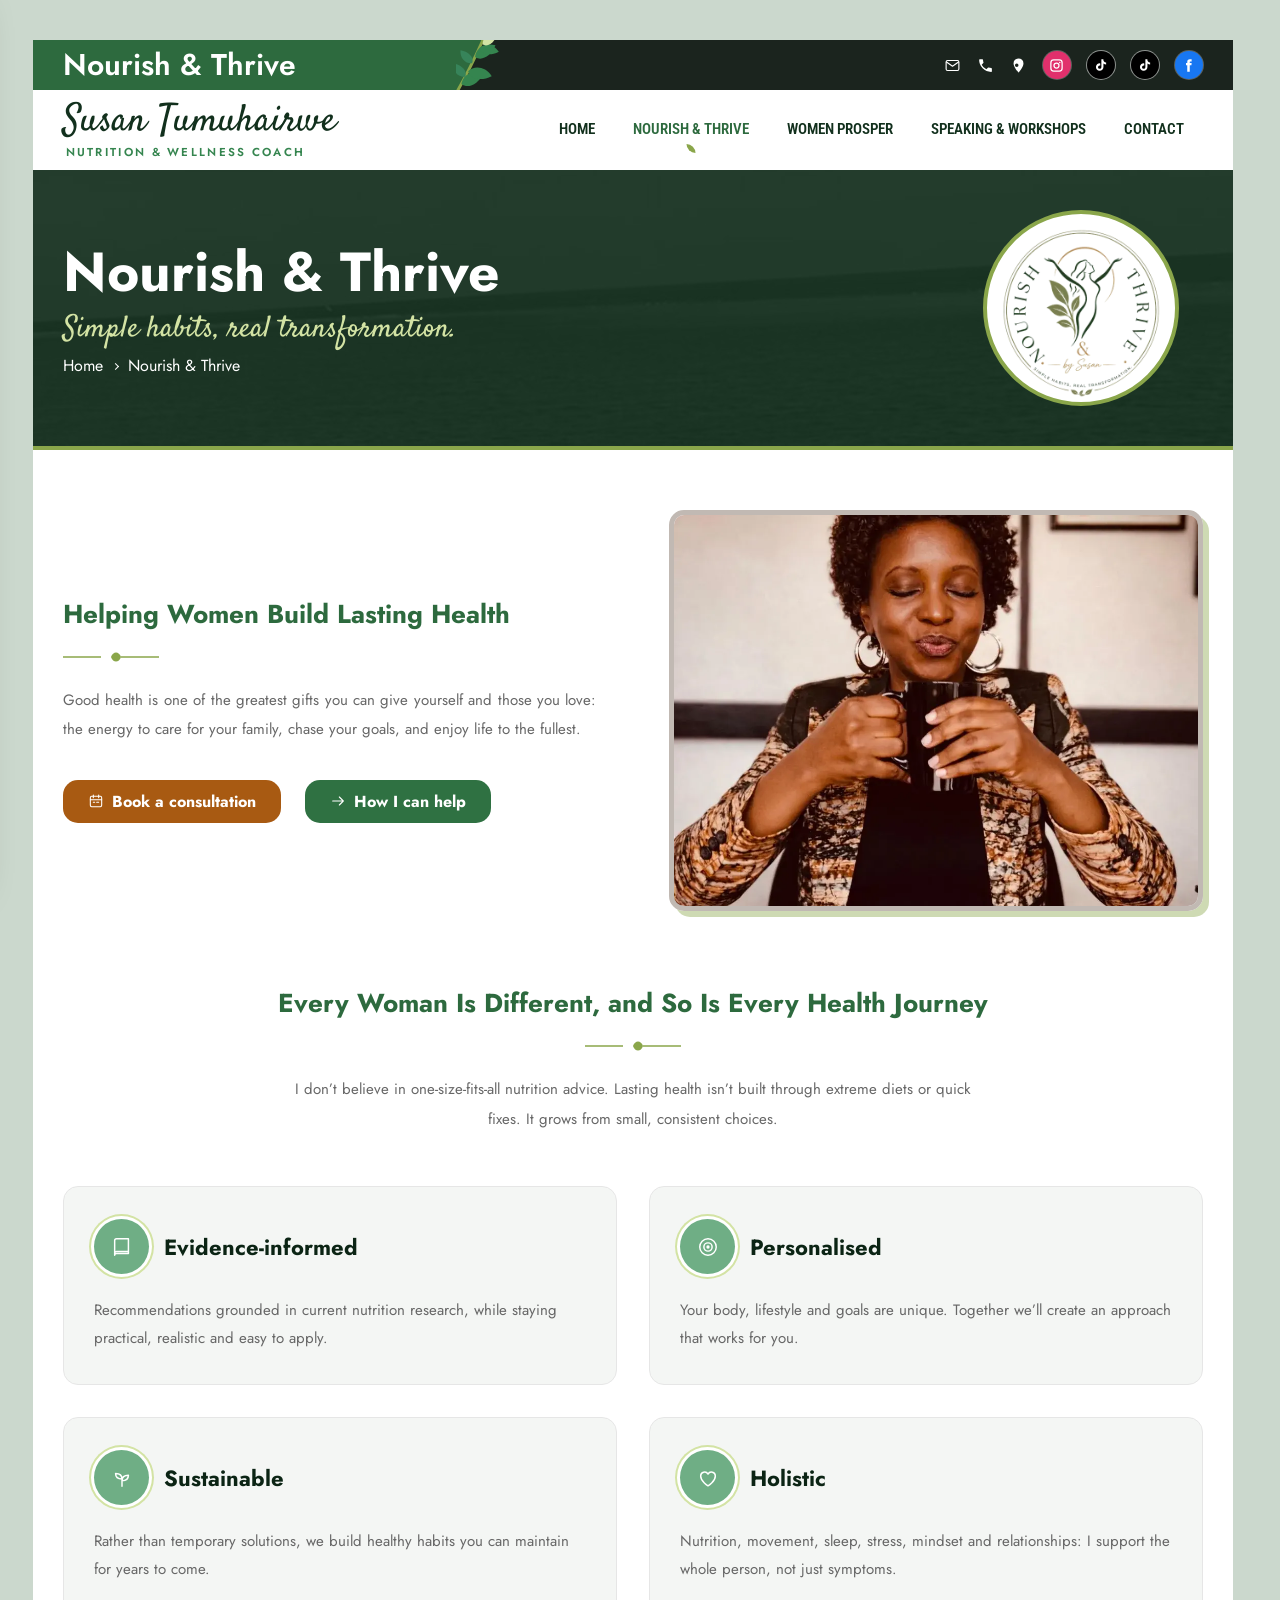
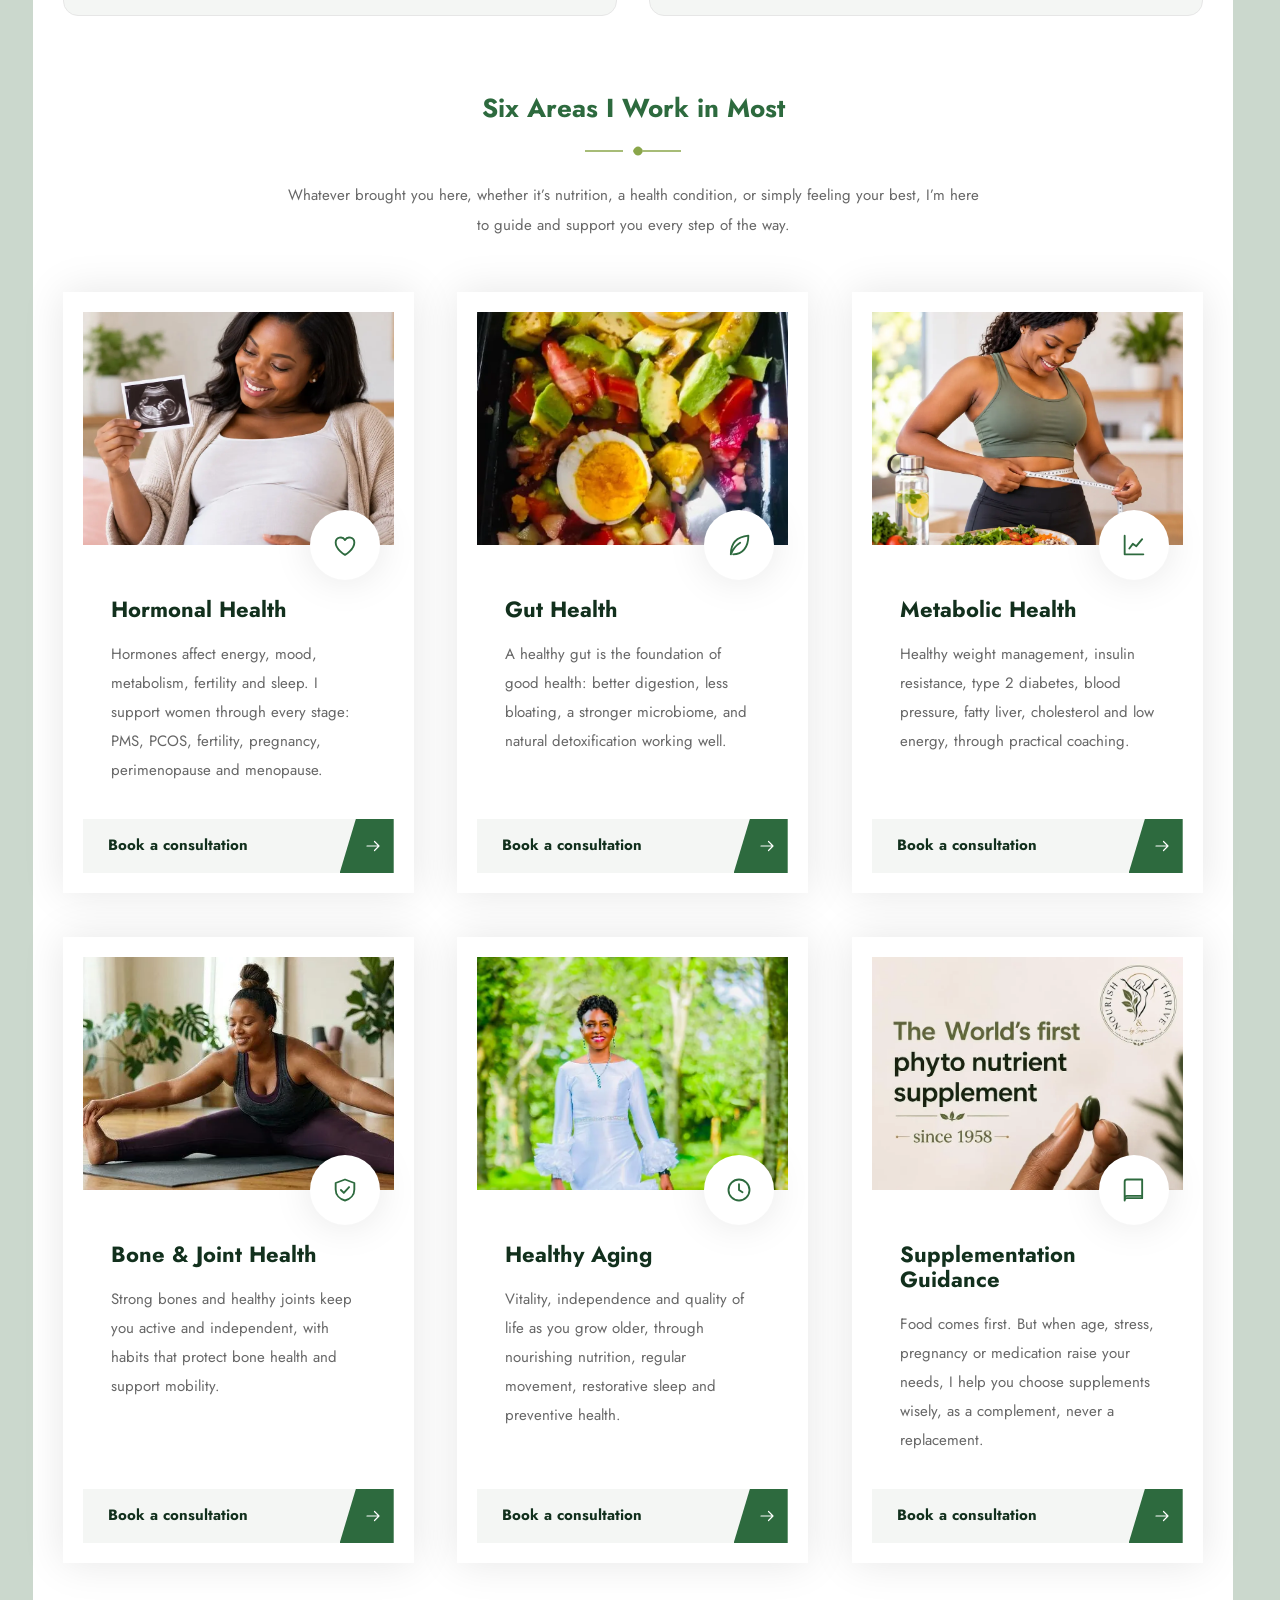
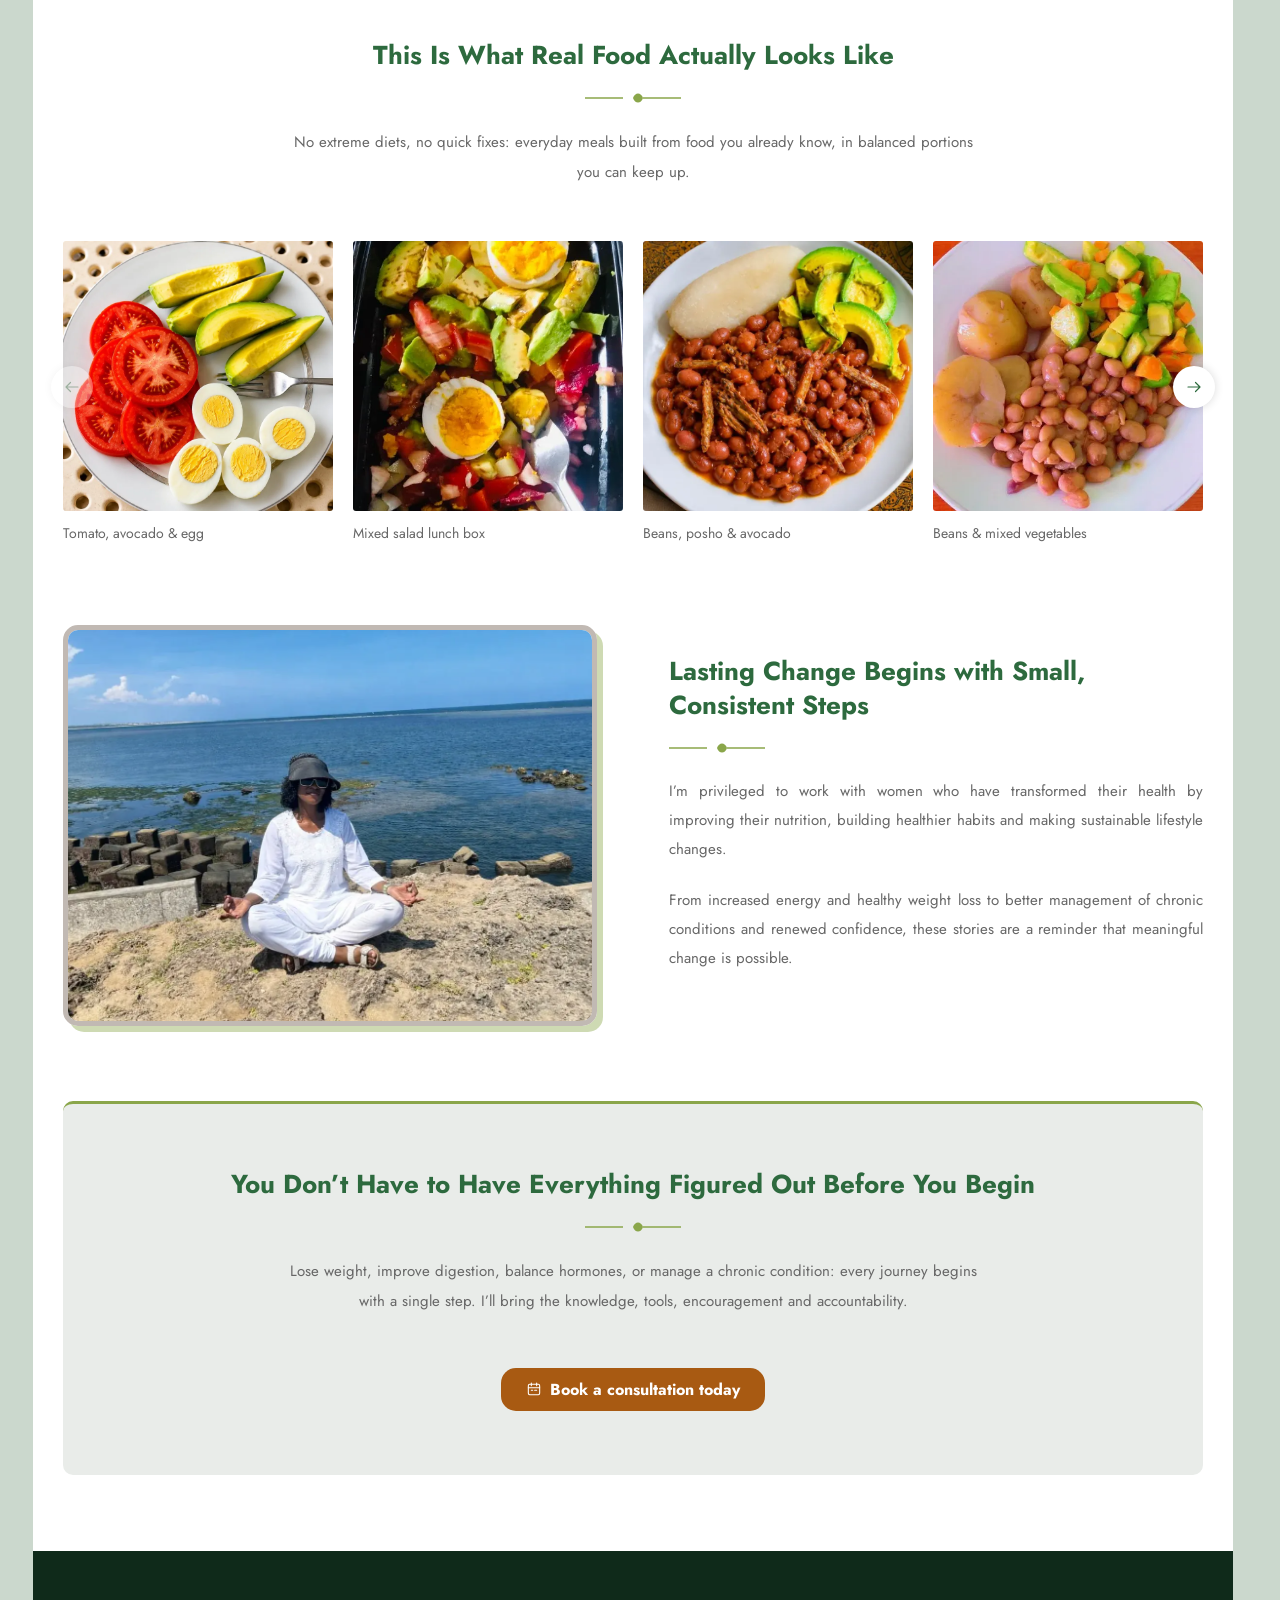
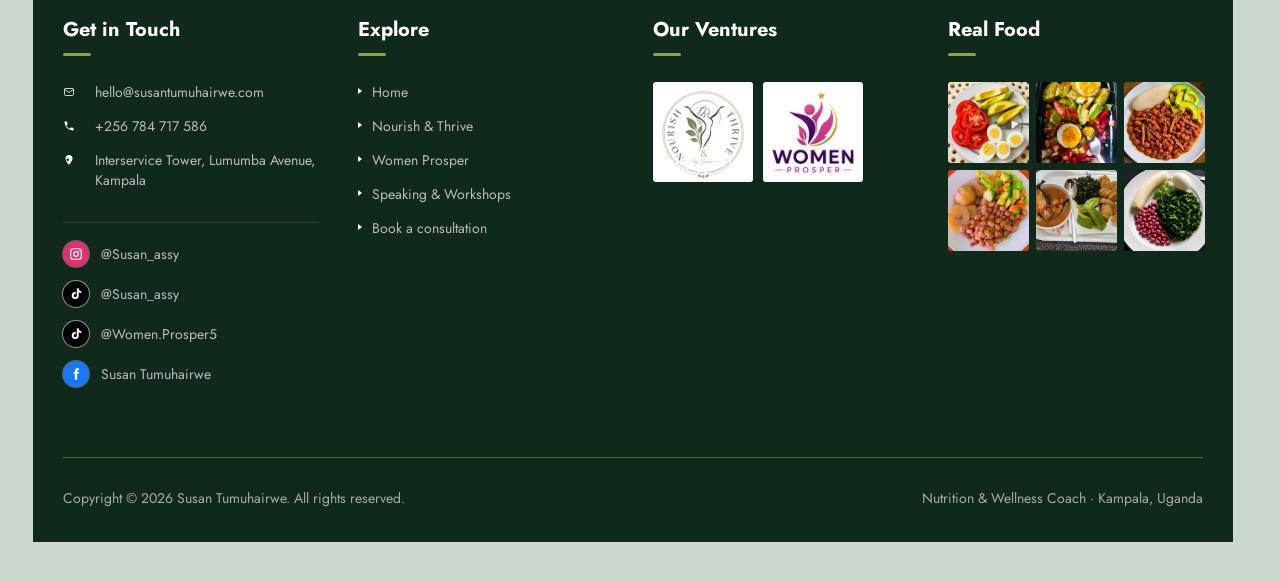
<file: site/nourish-and-thrive.html>
<!doctype html>
<html lang="en" data-venture="nourish">
<head>
  <meta charset="utf-8">
  <meta name="viewport" content="width=device-width, initial-scale=1">
  <title>Nourish &amp; Thrive | Susan Tumuhairwe</title>
  <meta name="description" content="Nutrition coaching for women: practical, evidence-informed, personalised and sustainable. Simple habits, real transformation.">
  <meta name="theme-color" content="#2d6a3e">
  <meta property="og:type" content="website">
  <meta property="og:title" content="Nourish &amp; Thrive | Susan Tumuhairwe">
  <meta property="og:description" content="Nutrition coaching for women: practical, evidence-informed, personalised and sustainable. Simple habits, real transformation.">
  <meta property="og:image" content="https://cool-cannoli-89234f.netlify.app/images/og-cover.jpg">
  <meta property="og:image:width" content="1200">
  <meta property="og:image:height" content="630">
  <meta name="twitter:card" content="summary_large_image">
  <link rel="icon" href="favicon.svg" type="image/svg+xml">
  <link rel="preload" href="fonts/Jost-var-latin.woff2" as="font" type="font/woff2" crossorigin>
  <link rel="preload" href="fonts/Satisfy-latin.woff2" as="font" type="font/woff2" crossorigin>
  <link rel="preconnect" href="https://fonts.googleapis.com">
  <link rel="preconnect" href="https://fonts.gstatic.com" crossorigin>
  <link href="https://fonts.googleapis.com/css2?family=Roboto+Condensed:wght@600&display=swap" rel="stylesheet">
  <link rel="stylesheet" href="css/fonts.css">
  <link rel="stylesheet" href="css/tokens.css">
  <link rel="stylesheet" href="css/art.css">
  <link rel="stylesheet" href="css/base.css">
  <link rel="stylesheet" href="css/components.css">
  <link rel="stylesheet" href="css/responsive.css">
  <link rel="stylesheet" href="css/client.css">
  <script>document.documentElement.className += ' js';</script>
</head>
<body>
  <a class="skip-link" href="#main">Skip to content</a>
  <div class="site">
    <div class="topbar">
      <p class="topbar__title"><span class="topbar__text"><span class="topbar__ghost" aria-hidden="true">Nutrition &amp; Wellness Coach</span><span class="topbar__label">Nourish &amp; Thrive</span></span><svg class="topbar__branch" viewBox="0 0 60 50" width="60" height="50" aria-hidden="true" focusable="false"><path class="tb-fill" d="M0 0 H27 C18 20 10 36 2 50 H0 Z"/><path class="tb-stem" d="M2 50 C10 36 18 20 27 0" fill="none"/><path class="tb-leaf" d="M0 0 C 5 -9 19 -12 30 -2 C 19 8 5 9 0 0 Z" transform="translate(5.4 44.0) rotate(-22) scale(0.82)"/><path class="tb-leaf2" d="M0 0 C 5 -9 19 -12 30 -2 C 19 8 5 9 0 0 Z" transform="translate(9.2 36.8) rotate(-128) scale(0.6)"/><path class="tb-leaf" d="M0 0 C 5 -9 19 -12 30 -2 C 19 8 5 9 0 0 Z" transform="translate(12.2 31.2) rotate(16) scale(0.8)"/><path class="tb-leaf2" d="M0 0 C 5 -9 19 -12 30 -2 C 19 8 5 9 0 0 Z" transform="translate(16.1 23.2) rotate(-128) scale(0.58)"/><path class="tb-leaf" d="M0 0 C 5 -9 19 -12 30 -2 C 19 8 5 9 0 0 Z" transform="translate(19.1 17.0) rotate(-26) scale(0.78)"/><path class="tb-leaf" d="M0 0 C 5 -9 19 -12 30 -2 C 19 8 5 9 0 0 Z" transform="translate(23.3 8.2) rotate(14) scale(0.66)"/><path class="tb-tip" d="M0 0 C 5 -9 19 -12 30 -2 C 19 8 5 9 0 0 Z" transform="translate(26.7 4.6) rotate(-34) scale(.62)"/></svg></p>
      <ul class="topbar__social"><li><a href="mailto:hello@susantumuhairwe.com" aria-label="Email Susan"><svg class="icon icon--stroke" aria-hidden="true"><use href="#i-mail"></use></svg></a></li><li><a href="tel:+256784717586" aria-label="Call Susan"><svg class="icon" aria-hidden="true"><use href="#i-phone"></use></svg></a></li><li><a href="https://maps.google.com/?q=Interservice+Tower,+Lumumba+Avenue,+Kampala" aria-label="Office location: Interservice Tower, Lumumba Avenue, Kampala"><svg class="icon" aria-hidden="true"><use href="#i-pin"></use></svg></a></li><li class="topbar__soc"><a href="https://www.instagram.com/susan_assy/" aria-label="Instagram: @Susan_assy" target="_blank" rel="noopener"><span class="soc soc--instagram"><svg class="icon" aria-hidden="true"><use href="#i-instagram"></use></svg></span></a></li><li class="topbar__soc"><a href="https://www.tiktok.com/@susan_assy" aria-label="TikTok: @Susan_assy" target="_blank" rel="noopener"><span class="soc soc--tiktok"><svg class="icon" aria-hidden="true"><use href="#i-tiktok"></use></svg></span></a></li><li class="topbar__soc"><a href="https://www.tiktok.com/@women.prosper5" aria-label="TikTok (Women Prosper): @Women.Prosper5" target="_blank" rel="noopener"><span class="soc soc--tiktok"><svg class="icon" aria-hidden="true"><use href="#i-tiktok"></use></svg></span></a></li><li class="topbar__soc"><a href="https://www.facebook.com/search/top?q=Susan%20Tumuhairwe" aria-label="Facebook: Susan Tumuhairwe" target="_blank" rel="noopener"><span class="soc soc--facebook"><svg class="icon" aria-hidden="true"><use href="#i-facebook"></use></svg></span></a></li></ul>
    </div>
    <header class="header">
      <a class="brand" href="index.html" aria-label="Susan Tumuhairwe, home">
        <span class="brand__stack"><span class="brand__text">Susan Tumuhairwe</span><span class="brand__tag">Nutrition &amp; Wellness Coach</span></span>
      </a>
      <nav class="nav" aria-label="Primary">
        <ul class="nav__list"><li class="nav__item"><a class="nav__link" href="index.html">Home</a></li><li class="nav__item"><a class="nav__link" aria-current="page" href="nourish-and-thrive.html">Nourish &amp; Thrive</a><ul class="panel"><li><a class="panel__link" href="nourish-and-thrive.html#approach">My approach</a></li><li><a class="panel__link" href="nourish-and-thrive.html#areas">Six areas I work in</a></li><li><a class="panel__link" href="nourish-and-thrive.html#meals">Real food, real meals</a></li><li><a class="panel__link" href="nourish-and-thrive.html#stories">Client stories</a></li></ul></li><li class="nav__item"><a class="nav__link" href="women-prosper.html">Women Prosper</a><ul class="panel"><li><a class="panel__link" href="women-prosper.html#gain">What you&rsquo;ll gain</a></li><li><a class="panel__link" href="women-prosper.html#stories">Success stories</a></li></ul></li><li class="nav__item"><a class="nav__link" href="speaking-and-workshops.html">Speaking &amp; Workshops</a><ul class="panel"><li><a class="panel__link" href="speaking-and-workshops.html#expertise">Areas of expertise</a></li><li><a class="panel__link" href="speaking-and-workshops.html#feedback">Client feedback</a></li></ul></li><li class="nav__item"><a class="nav__link" href="contact.html">Contact</a></li></ul>
        <button class="icon-btn nav__toggle" type="button" aria-label="Open menu" data-drawer-open><svg class="icon icon--stroke" aria-hidden="true"><use href="#i-menu"></use></svg></button>
      </nav>
    </header>
    <section class="banner banner--emblem" aria-label="Page title" style="background-image:url(images/banner-shore.jpg)">
      <div class="banner__text"><h1 class="banner__title">Nourish &amp; Thrive</h1><p class="banner__kicker">Simple habits, real transformation.</p><ol class="crumbs"><li><a href="index.html">Home</a></li><li>Nourish &amp; Thrive</li></ol></div>
      <span class="banner__emblem"><img src="images/logo-nourish-and-thrive.webp" alt="Nourish &amp; Thrive logo" width="160" height="160"></span>
    </section>
    <main id="main">
<section class="section container"><div class="split">
          <div class="prose">
            <h2 class="heading-blue">Helping Women Build Lasting Health</h2>
            <p>Good health is one of the greatest gifts you can give yourself and those you love: the energy to care for your family, chase your goals, and enjoy life to the fullest.</p>
            <div class="btn-row">
              <a class="btn-pill btn-pill--orange" href="contact.html?topic=coaching"><svg class="icon icon--stroke" aria-hidden="true"><use href="#i-calendar"></use></svg> Book a consultation</a>
              <a class="btn-pill btn-pill--blue" href="#areas"><svg class="icon icon--stroke" aria-hidden="true"><use href="#i-arrow-right"></use></svg> How I can help</a>
            </div>
          </div>
          <img class="photo-frame" src="images/p009-susan-table.webp" alt="Susan Tumuhairwe at a table with a balanced meal and a warm drink" width="1024" height="1024" loading="lazy" style="aspect-ratio:4/3;object-position:50% 30%">
        </div></section>
<section class="section section--flush-top container" id="approach"><h2 class="heading-blue heading-centre">Every Woman Is Different, and So Is Every Health Journey</h2><div class="section-intro"><p>I don&rsquo;t believe in one-size-fits-all nutrition advice. Lasting health isn&rsquo;t built through extreme diets or quick fixes. It grows from small, consistent choices.</p></div>
        <div class="more" data-more="I want to know more"><div class="more__extra"><div class="grid grid--2 rail" data-rail="My approach"><div class="infobox infobox--tint-blue"><span class="infobox__icon"><svg class="icon icon--stroke" aria-hidden="true"><use href="#i-book"></use></svg></span><h3 class="infobox__title">Evidence-informed</h3><p class="infobox__text">Recommendations grounded in current nutrition research, while staying practical, realistic and easy to apply.</p></div><div class="infobox infobox--tint-grey infobox--dark-icon"><span class="infobox__icon"><svg class="icon icon--stroke" aria-hidden="true"><use href="#i-target"></use></svg></span><h3 class="infobox__title">Personalised</h3><p class="infobox__text">Your body, lifestyle and goals are unique. Together we&rsquo;ll create an approach that works for you.</p></div><div class="infobox infobox--tint-grey infobox--dark-icon"><span class="infobox__icon"><svg class="icon icon--stroke" aria-hidden="true"><use href="#i-sprout"></use></svg></span><h3 class="infobox__title">Sustainable</h3><p class="infobox__text">Rather than temporary solutions, we build healthy habits you can maintain for years to come.</p></div><div class="infobox infobox--tint-blue"><span class="infobox__icon"><svg class="icon icon--stroke" aria-hidden="true"><use href="#i-heart"></use></svg></span><h3 class="infobox__title">Holistic</h3><p class="infobox__text">Nutrition, movement, sleep, stress, mindset and relationships: I support the whole person, not just symptoms.</p></div></div></div></div></section>
<section class="section section--flush-top container" id="areas"><h2 class="heading-blue heading-centre">Six Areas I Work in Most</h2><div class="section-intro"><p>Whatever brought you here, whether it&rsquo;s nutrition, a health condition, or simply feeling your best, I&rsquo;m here to guide and support you every step of the way.</p></div>
        <div class="more" data-more="I want to know more"><ul class="more__chips" aria-hidden="true"><li>Hormonal</li><li>Gut</li><li>Metabolic</li><li>Bone &amp; joint</li><li>Healthy aging</li><li>Supplements</li></ul><div class="more__extra"><div class="services rail" data-rail="Areas I work in"><article class="service"><div class="service__media"><img src="images/p025-pregnancy-smile.webp" alt="Smiling expectant mother holding an ultrasound scan" loading="lazy" style="object-position:50% 12%"><span class="service__badge"><svg class="icon icon--stroke" aria-hidden="true"><use href="#i-heart"></use></svg></span></div><div class="service__body"><h3 class="service__title">Hormonal Health</h3><p class="service__text">Hormones affect energy, mood, metabolism, fertility and sleep. I support women through every stage: PMS, PCOS, fertility, pregnancy, perimenopause and menopause.</p></div><a class="service__more" href="contact.html?topic=coaching"><span>Book a consultation</span><svg class="icon icon--stroke" aria-hidden="true"><use href="#i-arrow-right"></use></svg></a></article><article class="service"><div class="service__media"><img src="images/p010-meal-salad-box.webp" alt="Lunch box of mixed salad with boiled egg and avocado" loading="lazy"><span class="service__badge"><svg class="icon icon--stroke" aria-hidden="true"><use href="#i-leaf"></use></svg></span></div><div class="service__body"><h3 class="service__title">Gut Health</h3><p class="service__text">A healthy gut is the foundation of good health: better digestion, less bloating, a stronger microbiome, and natural detoxification working well.</p></div><a class="service__more" href="contact.html?topic=coaching"><span>Book a consultation</span><svg class="icon icon--stroke" aria-hidden="true"><use href="#i-arrow-right"></use></svg></a></article><article class="service"><div class="service__media"><img src="images/p026-waist-measure.webp" alt="Woman measuring her waist with a tape, with a healthy meal in front of her" loading="lazy" style="object-position:50% 25%"><span class="service__badge"><svg class="icon icon--stroke" aria-hidden="true"><use href="#i-chart"></use></svg></span></div><div class="service__body"><h3 class="service__title">Metabolic Health</h3><p class="service__text">Healthy weight management, insulin resistance, type&nbsp;2 diabetes, blood pressure, fatty liver, cholesterol and low energy, through practical coaching.</p></div><a class="service__more" href="contact.html?topic=coaching"><span>Book a consultation</span><svg class="icon icon--stroke" aria-hidden="true"><use href="#i-arrow-right"></use></svg></a></article><article class="service"><div class="service__media"><img src="images/p027-stretch-workout.webp" alt="Woman stretching on a mat at home, working out" loading="lazy" style="object-position:50% 50%"><span class="service__badge"><svg class="icon icon--stroke" aria-hidden="true"><use href="#i-shield-check"></use></svg></span></div><div class="service__body"><h3 class="service__title">Bone &amp; Joint Health</h3><p class="service__text">Strong bones and healthy joints keep you active and independent, with habits that protect bone health and support mobility.</p></div><a class="service__more" href="contact.html?topic=coaching"><span>Book a consultation</span><svg class="icon icon--stroke" aria-hidden="true"><use href="#i-arrow-right"></use></svg></a></article><article class="service"><div class="service__media"><img src="images/p020-susan-outdoors.webp" alt="Susan Tumuhairwe photographed outdoors" loading="lazy" style="object-position:50% 15%"><span class="service__badge"><svg class="icon icon--stroke" aria-hidden="true"><use href="#i-clock"></use></svg></span></div><div class="service__body"><h3 class="service__title">Healthy Aging</h3><p class="service__text">Vitality, independence and quality of life as you grow older, through nourishing nutrition, regular movement, restorative sleep and preventive health.</p></div><a class="service__more" href="contact.html?topic=coaching"><span>Book a consultation</span><svg class="icon icon--stroke" aria-hidden="true"><use href="#i-arrow-right"></use></svg></a></article><article class="service"><div class="service__media"><img src="images/p028-supplement.webp" alt="A hand holding a single phytonutrient supplement capsule" loading="lazy" style="object-position:50% 0%"><span class="service__badge"><svg class="icon icon--stroke" aria-hidden="true"><use href="#i-book"></use></svg></span></div><div class="service__body"><h3 class="service__title">Supplementation Guidance</h3><p class="service__text">Food comes first. But when age, stress, pregnancy or medication raise your needs, I help you choose supplements wisely, as a complement, never a replacement.</p></div><a class="service__more" href="contact.html?topic=coaching"><span>Book a consultation</span><svg class="icon icon--stroke" aria-hidden="true"><use href="#i-arrow-right"></use></svg></a></article></div></div></div></section>
<section class="section section--flush-top container" id="meals"><h2 class="heading-blue heading-centre">This Is What Real Food Actually Looks Like</h2><div class="section-intro"><p>No extreme diets, no quick fixes: everyday meals built from food you already know, in balanced portions you can keep up.</p></div><div class="more" data-more="Show me the meals"><div class="more__extra"><ul class="gallery rail rail--all" data-rail="Meals"><li class="gallery__item"><figure style="margin:0"><img src="images/p013-meal-tomato-egg.webp" alt="Plate of sliced tomato, avocado and boiled eggs" loading="lazy" width="400" height="400"><figcaption class="gallery__cap">Tomato, avocado &amp; egg</figcaption></figure></li><li class="gallery__item"><figure style="margin:0"><img src="images/p010-meal-salad-box.webp" alt="Lunch box of mixed salad with boiled egg and avocado" loading="lazy" width="400" height="400"><figcaption class="gallery__cap">Mixed salad lunch box</figcaption></figure></li><li class="gallery__item"><figure style="margin:0"><img src="images/p014-meal-beans-posho.webp" alt="Plate of beans with posho and sliced avocado" loading="lazy" width="400" height="400"><figcaption class="gallery__cap">Beans, posho &amp; avocado</figcaption></figure></li><li class="gallery__item"><figure style="margin:0"><img src="images/p011-meal-beans-veg.webp" alt="Plate of beans with mixed vegetables and avocado" loading="lazy" width="400" height="400"><figcaption class="gallery__cap">Beans &amp; mixed vegetables</figcaption></figure></li><li class="gallery__item"><figure style="margin:0"><img src="images/p016-meal-fish-plantain.webp" alt="Fish stew with greens, plantain and avocado" loading="lazy" width="400" height="400"><figcaption class="gallery__cap">Fish stew &amp; plantain</figcaption></figure></li><li class="gallery__item"><figure style="margin:0"><img src="images/p012-meal-breakfast.webp" alt="Breakfast plate of banana, boiled egg, greens and groundnuts" loading="lazy" width="400" height="400"><figcaption class="gallery__cap">A balanced breakfast plate</figcaption></figure></li><li class="gallery__item"><figure style="margin:0"><img src="images/p017-meal-fish-greens.webp" alt="Plate of fish with greens and groundnuts" loading="lazy" width="400" height="400"><figcaption class="gallery__cap">Fish, greens &amp; groundnuts</figcaption></figure></li><li class="gallery__item"><figure style="margin:0"><img src="images/p015-meal-pumpkin-tray.webp" alt="Tray of pumpkin, beans and fresh tomato salad" loading="lazy" width="400" height="400"><figcaption class="gallery__cap">Pumpkin, beans &amp; tomato salad</figcaption></figure></li></ul></div></div></section>
<section class="section section--flush-top container" id="stories"><div class="split">
          <img class="photo-frame" src="images/p023-meditation-shore.webp" alt="Woman sitting in a calm meditation pose on the shore at sunrise" width="1200" height="801" loading="lazy" style="aspect-ratio:4/3">
          <div class="prose">
            <h2 class="heading-blue">Lasting Change Begins with Small, Consistent Steps</h2>
            <p>I&rsquo;m privileged to work with women who have transformed their health by improving their nutrition, building healthier habits and making sustainable lifestyle changes.</p>
            <div class="more" data-more="Read more"><div class="more__extra"><p>From increased energy and healthy weight loss to better management of chronic conditions and renewed confidence, these stories are a reminder that meaningful change is possible.</p></div></div>
          </div>
        </div></section>
<section class="section section--flush-top container"><div class="panel-grey text-centre cta">
        <h2 class="heading-blue">You Don&rsquo;t Have to Have Everything Figured Out Before You Begin</h2>
        <div class="section-intro"><p data-clamp>Lose weight, improve digestion, balance hormones, or manage a chronic condition: every journey begins with a single step. I&rsquo;ll bring the knowledge, tools, encouragement and accountability.</p></div>
        <div class="btn-row btn-row--centre"><a class="btn-pill btn-pill--orange" href="contact.html?topic=coaching"><svg class="icon icon--stroke" aria-hidden="true"><use href="#i-calendar"></use></svg> Book a consultation today</a></div>
      </div></section>
    </main>
    <footer class="footer">
      <div class="footer__grid">
        <div>
          <h3 class="footer__title">Get in Touch</h3>
          <ul class="footer__list">
            <li><svg class="icon icon--stroke" aria-hidden="true"><use href="#i-mail"></use></svg><a href="mailto:hello@susantumuhairwe.com">hello@susantumuhairwe.com</a></li>
            <li><svg class="icon" aria-hidden="true"><use href="#i-phone"></use></svg><a href="tel:+256784717586">+256 784 717 586</a></li>
            <li><svg class="icon" aria-hidden="true"><use href="#i-pin"></use></svg><a href="https://maps.google.com/?q=Interservice+Tower,+Lumumba+Avenue,+Kampala">Interservice Tower, Lumumba Avenue, Kampala</a></li>
          </ul>
          <ul class="footer__list footer__social"><li><span class="soc soc--instagram"><svg class="icon" aria-hidden="true"><use href="#i-instagram"></use></svg></span><a href="https://www.instagram.com/susan_assy/" target="_blank" rel="noopener" aria-label="Instagram">@Susan_assy</a></li><li><span class="soc soc--tiktok"><svg class="icon" aria-hidden="true"><use href="#i-tiktok"></use></svg></span><a href="https://www.tiktok.com/@susan_assy" target="_blank" rel="noopener" aria-label="TikTok">@Susan_assy</a></li><li><span class="soc soc--tiktok"><svg class="icon" aria-hidden="true"><use href="#i-tiktok"></use></svg></span><a href="https://www.tiktok.com/@women.prosper5" target="_blank" rel="noopener" aria-label="TikTok (Women Prosper)">@Women.Prosper5</a></li><li><span class="soc soc--facebook"><svg class="icon" aria-hidden="true"><use href="#i-facebook"></use></svg></span><a href="https://www.facebook.com/search/top?q=Susan%20Tumuhairwe" target="_blank" rel="noopener" aria-label="Facebook">Susan Tumuhairwe</a></li></ul>
        </div>
        <div>
          <h3 class="footer__title">Explore</h3>
          <ul class="footer__list footer__links">
            <li><a href="index.html">Home</a></li>
            <li><a href="nourish-and-thrive.html">Nourish &amp; Thrive</a></li>
            <li><a href="women-prosper.html">Women Prosper</a></li>
            <li><a href="speaking-and-workshops.html">Speaking &amp; Workshops</a></li>
            <li><a href="contact.html">Book a consultation</a></li>
          </ul>
        </div>
        <div>
          <h3 class="footer__title">Our Ventures</h3>
          <div class="footer__logos">
            <a href="nourish-and-thrive.html" aria-label="Nourish &amp; Thrive"><img src="images/logo-nourish-and-thrive.webp" alt="" loading="lazy" width="100" height="106"></a>
            <a href="women-prosper.html" aria-label="Women Prosper"><img src="images/logo-women-prosper.webp" alt="" loading="lazy" width="100" height="100"></a>
          </div>
        </div>
        <div class="footer__food">
          <h3 class="footer__title">Real Food</h3>
          <div class="footer__photos"><a href="nourish-and-thrive.html#meals"><img src="images/p013-meal-tomato-egg.webp" alt="Tomato, avocado and boiled egg" loading="lazy" width="81" height="81"></a><a href="nourish-and-thrive.html#meals"><img src="images/p010-meal-salad-box.webp" alt="Mixed salad lunch box" loading="lazy" width="81" height="81"></a><a href="nourish-and-thrive.html#meals"><img src="images/p014-meal-beans-posho.webp" alt="Beans, posho and avocado" loading="lazy" width="81" height="81"></a><a href="nourish-and-thrive.html#meals"><img src="images/p011-meal-beans-veg.webp" alt="Beans and mixed vegetables" loading="lazy" width="81" height="81"></a><a href="nourish-and-thrive.html#meals"><img src="images/p016-meal-fish-plantain.webp" alt="Fish stew and plantain" loading="lazy" width="81" height="81"></a><a href="nourish-and-thrive.html#meals"><img src="images/p012-meal-breakfast.webp" alt="A balanced breakfast plate" loading="lazy" width="81" height="81"></a></div>
        </div>
      </div>
      <div class="footer__small">
        <span>Copyright &copy; <span data-year>2026</span> Susan Tumuhairwe. All rights reserved.</span>
        <span>Nutrition &amp; Wellness Coach &middot; Kampala, Uganda</span>
      </div>
    </footer>
  </div>
  <div class="drawer-scrim" data-drawer-close></div>
  <aside class="drawer" aria-label="Menu">
    <div class="drawer__bar"><button class="drawer__close" type="button" aria-label="Close menu" data-drawer-close><svg class="icon icon--stroke" aria-hidden="true"><use href="#i-close"></use></svg></button></div>
    <ul class="drawer__list"><li class="drawer__item"><div class="drawer__row"><a class="drawer__link" href="index.html">Home</a></div></li><li class="drawer__item"><div class="drawer__row"><a class="drawer__link" href="nourish-and-thrive.html">Nourish &amp; Thrive</a><button class="drawer__more" type="button" aria-expanded="false" aria-label="Toggle Nourish &amp; Thrive submenu"><svg class="icon" aria-hidden="true"><use href="#i-chevron-right"></use></svg></button></div><div class="drawer__sub"><a href="nourish-and-thrive.html#approach">My approach</a><a href="nourish-and-thrive.html#areas">Six areas I work in</a><a href="nourish-and-thrive.html#meals">Real food, real meals</a><a href="nourish-and-thrive.html#stories">Client stories</a></div></li><li class="drawer__item"><div class="drawer__row"><a class="drawer__link" href="women-prosper.html">Women Prosper</a><button class="drawer__more" type="button" aria-expanded="false" aria-label="Toggle Women Prosper submenu"><svg class="icon" aria-hidden="true"><use href="#i-chevron-right"></use></svg></button></div><div class="drawer__sub"><a href="women-prosper.html#gain">What you&rsquo;ll gain</a><a href="women-prosper.html#stories">Success stories</a></div></li><li class="drawer__item"><div class="drawer__row"><a class="drawer__link" href="speaking-and-workshops.html">Speaking &amp; Workshops</a><button class="drawer__more" type="button" aria-expanded="false" aria-label="Toggle Speaking &amp; Workshops submenu"><svg class="icon" aria-hidden="true"><use href="#i-chevron-right"></use></svg></button></div><div class="drawer__sub"><a href="speaking-and-workshops.html#expertise">Areas of expertise</a><a href="speaking-and-workshops.html#feedback">Client feedback</a></div></li><li class="drawer__item"><div class="drawer__row"><a class="drawer__link" href="contact.html">Contact</a></div></li></ul>
  </aside>
  <nav class="tabbar" aria-label="Quick navigation"><a class="tabbar__item" href="index.html"><span class="tabbar__glyph"><svg class="icon icon--stroke" aria-hidden="true"><use href="#i-home"></use></svg></span><span class="tabbar__label">Home</span></a><a class="tabbar__item" href="nourish-and-thrive.html" aria-current="page"><span class="tabbar__glyph"><img src="images/logo-nourish-and-thrive.webp" alt="" width="28" height="28"></span><span class="tabbar__label">Nourish</span></a><a class="tabbar__item" href="women-prosper.html"><span class="tabbar__glyph"><img src="images/logo-women-prosper.webp" alt="" width="28" height="28"></span><span class="tabbar__label">Prosper</span></a><a class="tabbar__item" href="speaking-and-workshops.html"><span class="tabbar__glyph"><svg class="icon icon--stroke" aria-hidden="true"><use href="#i-mic"></use></svg></span><span class="tabbar__label">Speaking</span></a><a class="tabbar__item" href="contact.html"><span class="tabbar__glyph"><svg class="icon icon--stroke" aria-hidden="true"><use href="#i-chat"></use></svg></span><span class="tabbar__label">Contact</span></a></nav>
  <button class="to-top" type="button" aria-label="Back to top"><svg class="icon icon--stroke" aria-hidden="true"><use href="#i-arrow-up"></use></svg></button>
  <script src="js/icons.js"></script>
  <script src="js/main.js"></script>
  <script src="js/client.js"></script>
</body>
</html>
</file>
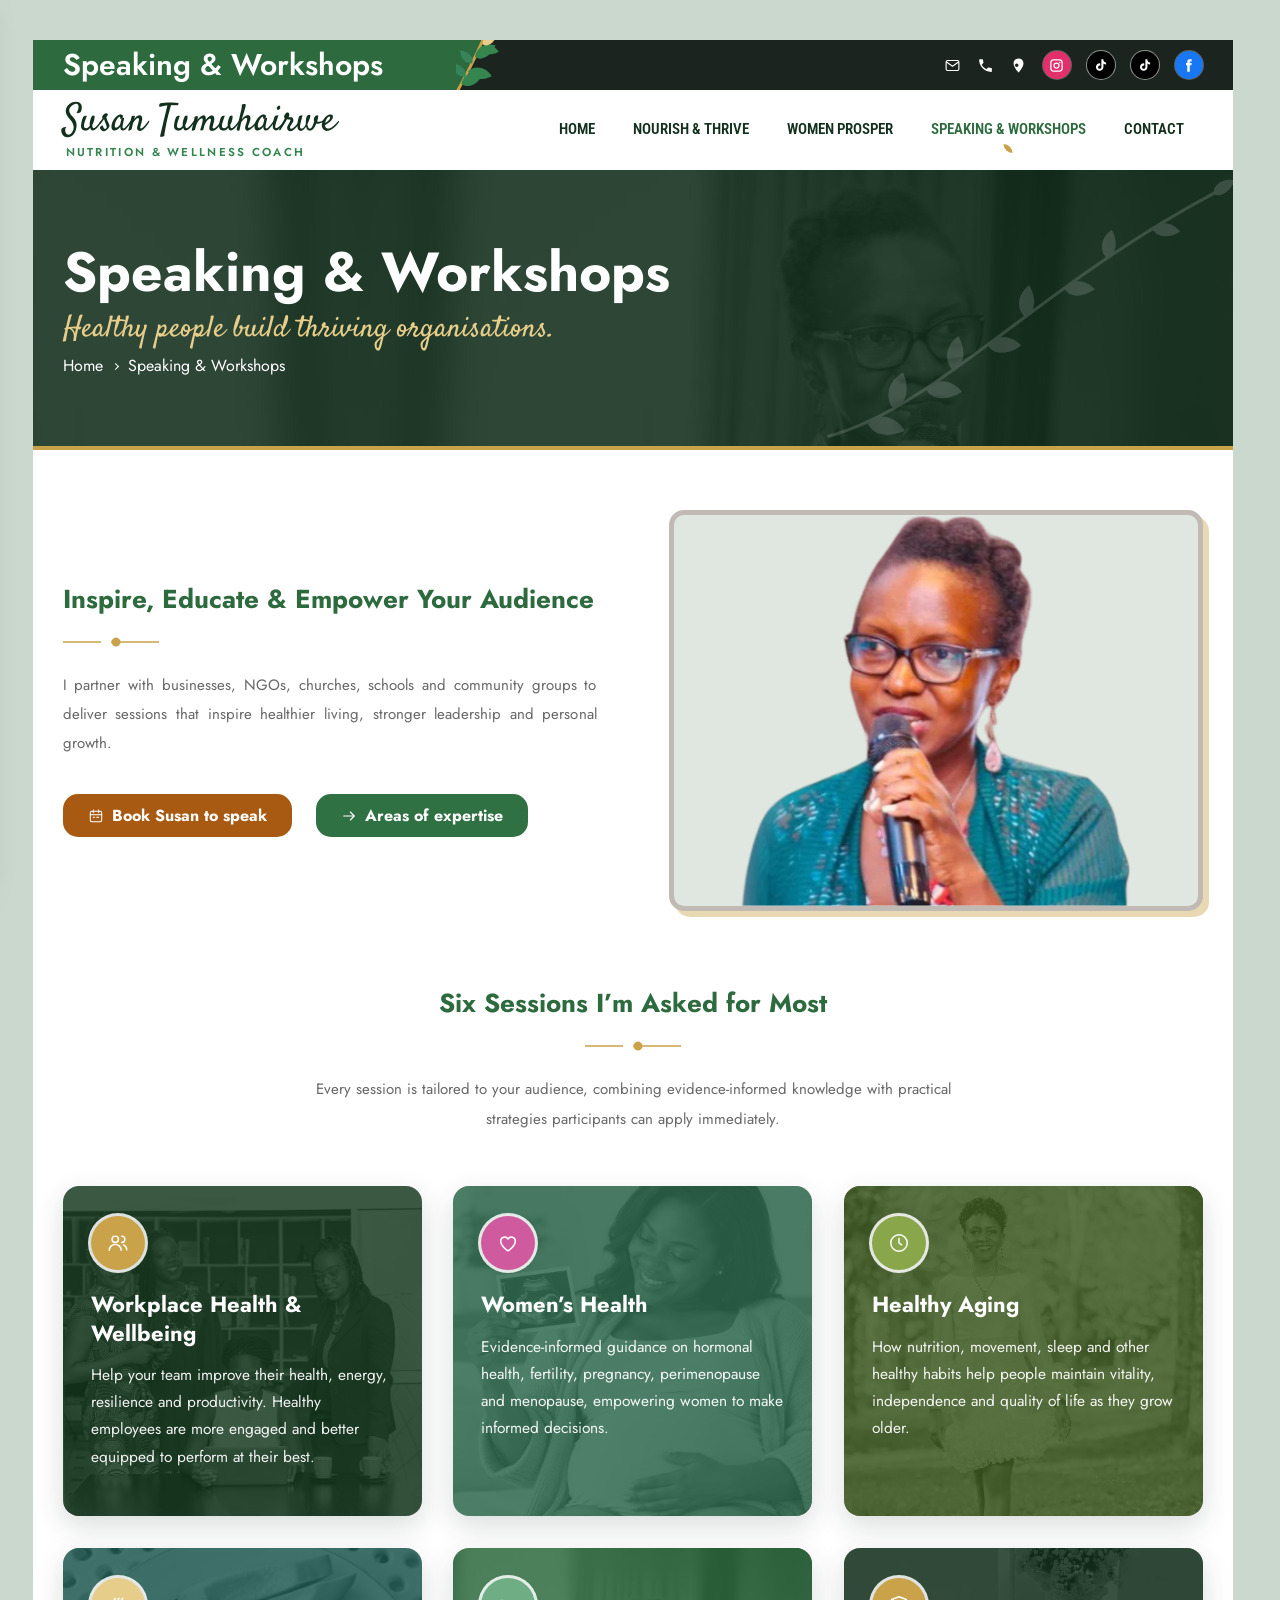
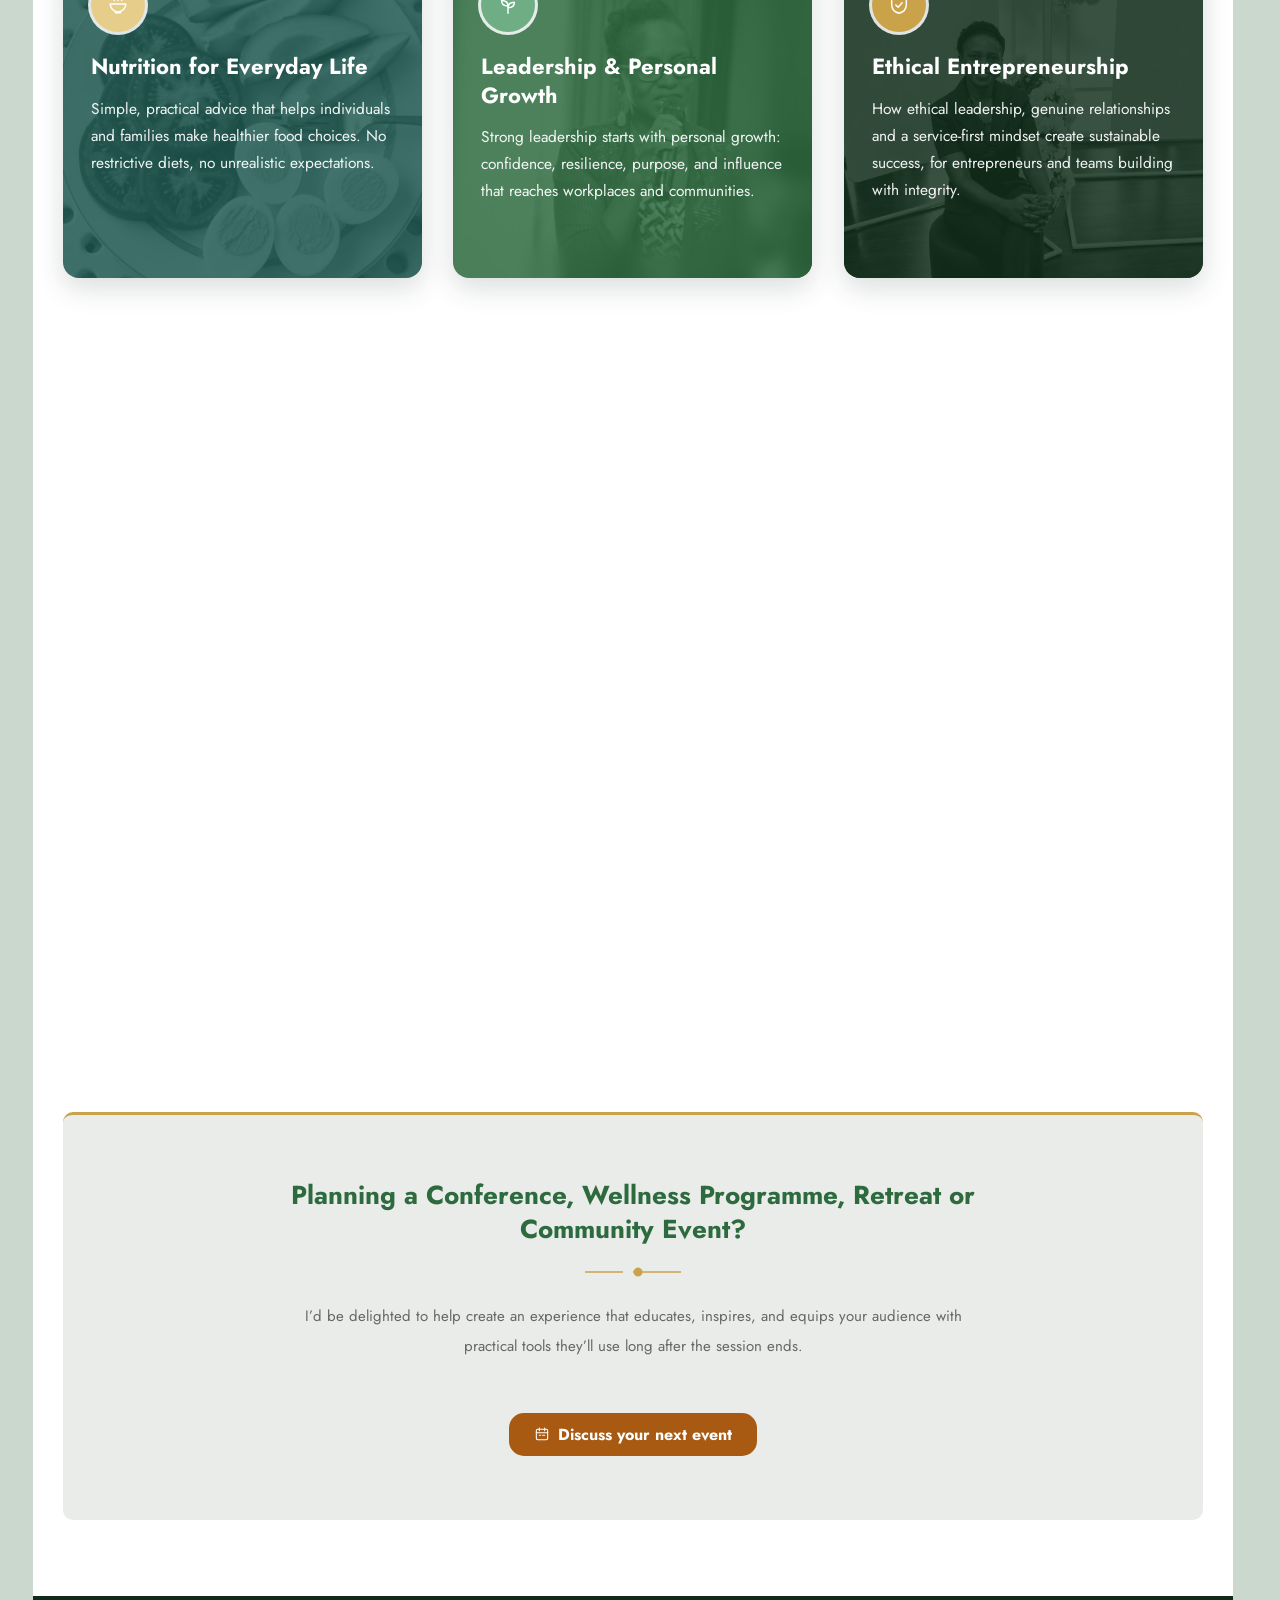
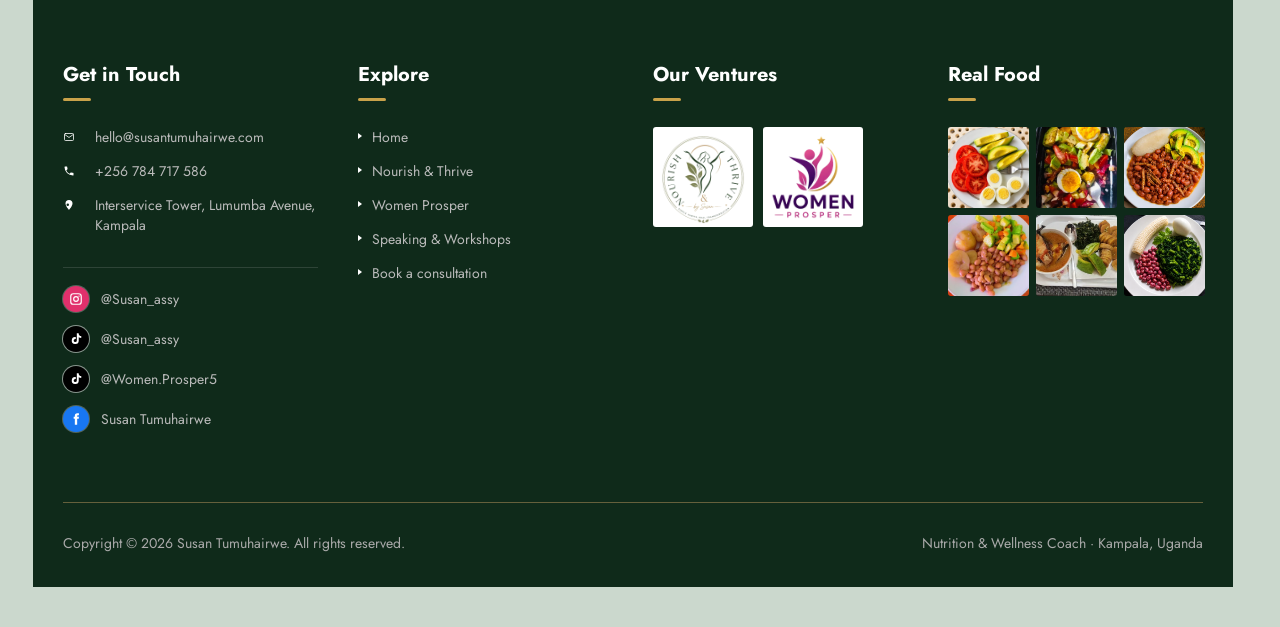
<file: site/speaking-and-workshops.html>
<!doctype html>
<html lang="en" data-venture="susan">
<head>
  <meta charset="utf-8">
  <meta name="viewport" content="width=device-width, initial-scale=1">
  <title>Speaking &amp; Workshops | Susan Tumuhairwe</title>
  <meta name="description" content="Talks, workshops and training on healthy living, leadership and personal growth for businesses, NGOs, churches, schools and community groups.">
  <meta name="theme-color" content="#2d6a3e">
  <meta property="og:type" content="website">
  <meta property="og:title" content="Speaking &amp; Workshops | Susan Tumuhairwe">
  <meta property="og:description" content="Talks, workshops and training on healthy living, leadership and personal growth for businesses, NGOs, churches, schools and community groups.">
  <meta property="og:image" content="https://cool-cannoli-89234f.netlify.app/images/og-cover.jpg">
  <meta property="og:image:width" content="1200">
  <meta property="og:image:height" content="630">
  <meta name="twitter:card" content="summary_large_image">
  <link rel="icon" href="favicon.svg" type="image/svg+xml">
  <link rel="preload" href="fonts/Jost-var-latin.woff2" as="font" type="font/woff2" crossorigin>
  <link rel="preload" href="fonts/Satisfy-latin.woff2" as="font" type="font/woff2" crossorigin>
  <link rel="preconnect" href="https://fonts.googleapis.com">
  <link rel="preconnect" href="https://fonts.gstatic.com" crossorigin>
  <link href="https://fonts.googleapis.com/css2?family=Roboto+Condensed:wght@600&display=swap" rel="stylesheet">
  <link rel="stylesheet" href="css/fonts.css">
  <link rel="stylesheet" href="css/tokens.css">
  <link rel="stylesheet" href="css/art.css">
  <link rel="stylesheet" href="css/base.css">
  <link rel="stylesheet" href="css/components.css">
  <link rel="stylesheet" href="css/responsive.css">
  <link rel="stylesheet" href="css/client.css">
  <script>document.documentElement.className += ' js';</script>
</head>
<body>
  <a class="skip-link" href="#main">Skip to content</a>
  <div class="site">
    <div class="topbar">
      <p class="topbar__title"><span class="topbar__text"><span class="topbar__ghost" aria-hidden="true">Nutrition &amp; Wellness Coach</span><span class="topbar__label">Speaking &amp; Workshops</span></span><svg class="topbar__branch" viewBox="0 0 60 50" width="60" height="50" aria-hidden="true" focusable="false"><path class="tb-fill" d="M0 0 H27 C18 20 10 36 2 50 H0 Z"/><path class="tb-stem" d="M2 50 C10 36 18 20 27 0" fill="none"/><path class="tb-leaf" d="M0 0 C 5 -9 19 -12 30 -2 C 19 8 5 9 0 0 Z" transform="translate(5.4 44.0) rotate(-22) scale(0.82)"/><path class="tb-leaf2" d="M0 0 C 5 -9 19 -12 30 -2 C 19 8 5 9 0 0 Z" transform="translate(9.2 36.8) rotate(-128) scale(0.6)"/><path class="tb-leaf" d="M0 0 C 5 -9 19 -12 30 -2 C 19 8 5 9 0 0 Z" transform="translate(12.2 31.2) rotate(16) scale(0.8)"/><path class="tb-leaf2" d="M0 0 C 5 -9 19 -12 30 -2 C 19 8 5 9 0 0 Z" transform="translate(16.1 23.2) rotate(-128) scale(0.58)"/><path class="tb-leaf" d="M0 0 C 5 -9 19 -12 30 -2 C 19 8 5 9 0 0 Z" transform="translate(19.1 17.0) rotate(-26) scale(0.78)"/><path class="tb-leaf" d="M0 0 C 5 -9 19 -12 30 -2 C 19 8 5 9 0 0 Z" transform="translate(23.3 8.2) rotate(14) scale(0.66)"/><path class="tb-tip" d="M0 0 C 5 -9 19 -12 30 -2 C 19 8 5 9 0 0 Z" transform="translate(26.7 4.6) rotate(-34) scale(.62)"/></svg></p>
      <ul class="topbar__social"><li><a href="mailto:hello@susantumuhairwe.com" aria-label="Email Susan"><svg class="icon icon--stroke" aria-hidden="true"><use href="#i-mail"></use></svg></a></li><li><a href="tel:+256784717586" aria-label="Call Susan"><svg class="icon" aria-hidden="true"><use href="#i-phone"></use></svg></a></li><li><a href="https://maps.google.com/?q=Interservice+Tower,+Lumumba+Avenue,+Kampala" aria-label="Office location: Interservice Tower, Lumumba Avenue, Kampala"><svg class="icon" aria-hidden="true"><use href="#i-pin"></use></svg></a></li><li class="topbar__soc"><a href="https://www.instagram.com/susan_assy/" aria-label="Instagram: @Susan_assy" target="_blank" rel="noopener"><span class="soc soc--instagram"><svg class="icon" aria-hidden="true"><use href="#i-instagram"></use></svg></span></a></li><li class="topbar__soc"><a href="https://www.tiktok.com/@susan_assy" aria-label="TikTok: @Susan_assy" target="_blank" rel="noopener"><span class="soc soc--tiktok"><svg class="icon" aria-hidden="true"><use href="#i-tiktok"></use></svg></span></a></li><li class="topbar__soc"><a href="https://www.tiktok.com/@women.prosper5" aria-label="TikTok (Women Prosper): @Women.Prosper5" target="_blank" rel="noopener"><span class="soc soc--tiktok"><svg class="icon" aria-hidden="true"><use href="#i-tiktok"></use></svg></span></a></li><li class="topbar__soc"><a href="https://www.facebook.com/search/top?q=Susan%20Tumuhairwe" aria-label="Facebook: Susan Tumuhairwe" target="_blank" rel="noopener"><span class="soc soc--facebook"><svg class="icon" aria-hidden="true"><use href="#i-facebook"></use></svg></span></a></li></ul>
    </div>
    <header class="header">
      <a class="brand" href="index.html" aria-label="Susan Tumuhairwe, home">
        <span class="brand__stack"><span class="brand__text">Susan Tumuhairwe</span><span class="brand__tag">Nutrition &amp; Wellness Coach</span></span>
      </a>
      <nav class="nav" aria-label="Primary">
        <ul class="nav__list"><li class="nav__item"><a class="nav__link" href="index.html">Home</a></li><li class="nav__item"><a class="nav__link" href="nourish-and-thrive.html">Nourish &amp; Thrive</a><ul class="panel"><li><a class="panel__link" href="nourish-and-thrive.html#approach">My approach</a></li><li><a class="panel__link" href="nourish-and-thrive.html#areas">Six areas I work in</a></li><li><a class="panel__link" href="nourish-and-thrive.html#meals">Real food, real meals</a></li><li><a class="panel__link" href="nourish-and-thrive.html#stories">Client stories</a></li></ul></li><li class="nav__item"><a class="nav__link" href="women-prosper.html">Women Prosper</a><ul class="panel"><li><a class="panel__link" href="women-prosper.html#gain">What you&rsquo;ll gain</a></li><li><a class="panel__link" href="women-prosper.html#stories">Success stories</a></li></ul></li><li class="nav__item"><a class="nav__link" aria-current="page" href="speaking-and-workshops.html">Speaking &amp; Workshops</a><ul class="panel"><li><a class="panel__link" href="speaking-and-workshops.html#expertise">Areas of expertise</a></li><li><a class="panel__link" href="speaking-and-workshops.html#feedback">Client feedback</a></li></ul></li><li class="nav__item"><a class="nav__link" href="contact.html">Contact</a></li></ul>
        <button class="icon-btn nav__toggle" type="button" aria-label="Open menu" data-drawer-open><svg class="icon icon--stroke" aria-hidden="true"><use href="#i-menu"></use></svg></button>
      </nav>
    </header>
    <section class="banner banner--branch" aria-label="Page title" style="background-image:url(images/banner-speaking.jpg)">
      <div class="banner__text"><h1 class="banner__title">Speaking &amp; Workshops</h1><p class="banner__kicker">Healthy people build thriving organisations.</p><ol class="crumbs"><li><a href="index.html">Home</a></li><li>Speaking &amp; Workshops</li></ol></div>
      <span class="banner__branch" aria-hidden="true"></span>
    </section>
    <main id="main">
<section class="section container"><div class="split">
          <div class="prose">
            <h2 class="heading-blue">Inspire, Educate &amp; Empower Your Audience</h2>
            <p>I partner with businesses, NGOs, churches, schools and community groups to deliver sessions that inspire healthier living, stronger leadership and personal growth.</p>
            <div class="btn-row">
              <a class="btn-pill btn-pill--orange" href="contact.html?topic=speaking"><svg class="icon icon--stroke" aria-hidden="true"><use href="#i-calendar"></use></svg> Book Susan to speak</a>
              <a class="btn-pill btn-pill--blue" href="#expertise"><svg class="icon icon--stroke" aria-hidden="true"><use href="#i-arrow-right"></use></svg> Areas of expertise</a>
            </div>
          </div>
          <img class="photo-frame photo-frame--cutout" src="images/p007-speaker-mic.webp" alt="Susan Tumuhairwe speaking with a microphone" width="428" height="429" loading="lazy" style="aspect-ratio:4/3">
        </div></section>
<section class="section section--flush-top container" id="expertise"><h2 class="heading-blue heading-centre">Six Sessions I&rsquo;m Asked for Most</h2><div class="section-intro"><p>Every session is tailored to your audience, combining evidence-informed knowledge with practical strategies participants can apply immediately.</p></div>
        <div class="more" data-more="I want to know more"><ul class="more__chips" aria-hidden="true"><li>Workplace wellbeing</li><li>Women&rsquo;s health</li><li>Healthy aging</li><li>Everyday nutrition</li><li>Leadership</li><li>Ethical business</li></ul><div class="more__extra"><div class="grid grid--3 rail" data-rail="Session topics"><article class="session" style="--wash:#16381f;--disc:#c9a24a"><span class="session__bg" style="background-image:url(images/p024-women-team.webp);background-position:50% 30%"></span><span class="session__icon"><svg class="icon icon--stroke" aria-hidden="true"><use href="#i-users"></use></svg></span><h3 class="session__title">Workplace Health &amp; Wellbeing</h3><p class="session__text">Help your team improve their health, energy, resilience and productivity. Healthy employees are more engaged and better equipped to perform at their best.</p></article><article class="session" style="--wash:#2f6b4f;--disc:#d05a9e"><span class="session__bg" style="background-image:url(images/p025-pregnancy-smile.webp);background-position:50% 20%"></span><span class="session__icon"><svg class="icon icon--stroke" aria-hidden="true"><use href="#i-heart"></use></svg></span><h3 class="session__title">Women&rsquo;s Health</h3><p class="session__text">Evidence-informed guidance on hormonal health, fertility, pregnancy, perimenopause and menopause, empowering women to make informed decisions.</p></article><article class="session" style="--wash:#3f5a22;--disc:#8aa64a"><span class="session__bg" style="background-image:url(images/p020-susan-outdoors.webp);background-position:50% 35%"></span><span class="session__icon"><svg class="icon icon--stroke" aria-hidden="true"><use href="#i-clock"></use></svg></span><h3 class="session__title">Healthy Aging</h3><p class="session__text">How nutrition, movement, sleep and other healthy habits help people maintain vitality, independence and quality of life as they grow older.</p></article><article class="session" style="--wash:#1e5a52;--disc:#e6cd8a"><span class="session__bg" style="background-image:url(images/p013-meal-tomato-egg.webp);background-position:50% 50%"></span><span class="session__icon"><svg class="icon icon--stroke" aria-hidden="true"><use href="#i-bowl"></use></svg></span><h3 class="session__title">Nutrition for Everyday Life</h3><p class="session__text">Simple, practical advice that helps individuals and families make healthier food choices. No restrictive diets, no unrealistic expectations.</p></article><article class="session" style="--wash:#2d6a3e;--disc:#6fae85"><span class="session__bg" style="background-image:url(images/p019-susan-speaking.webp);background-position:30% 30%"></span><span class="session__icon"><svg class="icon icon--stroke" aria-hidden="true"><use href="#i-sprout"></use></svg></span><h3 class="session__title">Leadership &amp; Personal Growth</h3><p class="session__text">Strong leadership starts with personal growth: confidence, resilience, purpose, and influence that reaches workplaces and communities.</p></article><article class="session" style="--wash:#12301d;--disc:#c9a24a"><span class="session__bg" style="background-image:url(images/p018-susan-seated.webp);background-position:50% 55%"></span><span class="session__icon"><svg class="icon icon--stroke" aria-hidden="true"><use href="#i-shield-check"></use></svg></span><h3 class="session__title">Ethical Entrepreneurship</h3><p class="session__text">How ethical leadership, genuine relationships and a service-first mindset create sustainable success, for entrepreneurs and teams building with integrity.</p></article></div><div class="divider-label"><span>All sessions are customised to you, to be:</span></div><div class="panel-plain"><div class="grid grid--2 rail" data-rail="How I speak"><div class="infobox"><span class="infobox__icon"><svg class="icon icon--stroke" aria-hidden="true"><use href="#i-target"></use></svg></span><h3 class="infobox__title">Practical</h3><p class="infobox__text">Simple and actionable strategies to implement immediately.</p></div><div class="infobox"><span class="infobox__icon"><svg class="icon icon--stroke" aria-hidden="true"><use href="#i-users"></use></svg></span><h3 class="infobox__title">Engaging</h3><p class="infobox__text">Interactive, thought-provoking, built for participation.</p></div><div class="infobox"><span class="infobox__icon"><svg class="icon icon--stroke" aria-hidden="true"><use href="#i-book"></use></svg></span><h3 class="infobox__title">Evidence-informed</h3><p class="infobox__text">Grounded in current nutrition, wellness and leadership principles.</p></div><div class="infobox"><span class="infobox__icon"><svg class="icon icon--stroke" aria-hidden="true"><use href="#i-edit"></use></svg></span><h3 class="infobox__title">Tailored</h3><p class="infobox__text">Customised to your event&rsquo;s goals, audience and objectives.</p></div></div></div></div></div></section>
<section class="section section--flush-top container" id="feedback"><div class="prose" style="max-width:820px;margin:0 auto">
          <h2 class="heading-blue heading-centre">The Real Measure Is the Impact on the People in the Room</h2>
          <p data-clamp>Corporate teams, community groups, churches, professional organisations: my goal is always the same, sessions people leave with valuable knowledge and tools they use long after the event.</p>
        </div></section>
<section class="section section--flush-top container"><div class="panel-grey text-centre cta">
        <h2 class="heading-blue">Planning a Conference, Wellness Programme, Retreat or Community Event?</h2>
        <div class="section-intro"><p data-clamp>I&rsquo;d be delighted to help create an experience that educates, inspires, and equips your audience with practical tools they&rsquo;ll use long after the session ends.</p></div>
        <div class="btn-row btn-row--centre"><a class="btn-pill btn-pill--orange" href="contact.html?topic=speaking"><svg class="icon icon--stroke" aria-hidden="true"><use href="#i-calendar"></use></svg> Discuss your next event</a></div>
      </div></section>
    </main>
    <footer class="footer">
      <div class="footer__grid">
        <div>
          <h3 class="footer__title">Get in Touch</h3>
          <ul class="footer__list">
            <li><svg class="icon icon--stroke" aria-hidden="true"><use href="#i-mail"></use></svg><a href="mailto:hello@susantumuhairwe.com">hello@susantumuhairwe.com</a></li>
            <li><svg class="icon" aria-hidden="true"><use href="#i-phone"></use></svg><a href="tel:+256784717586">+256 784 717 586</a></li>
            <li><svg class="icon" aria-hidden="true"><use href="#i-pin"></use></svg><a href="https://maps.google.com/?q=Interservice+Tower,+Lumumba+Avenue,+Kampala">Interservice Tower, Lumumba Avenue, Kampala</a></li>
          </ul>
          <ul class="footer__list footer__social"><li><span class="soc soc--instagram"><svg class="icon" aria-hidden="true"><use href="#i-instagram"></use></svg></span><a href="https://www.instagram.com/susan_assy/" target="_blank" rel="noopener" aria-label="Instagram">@Susan_assy</a></li><li><span class="soc soc--tiktok"><svg class="icon" aria-hidden="true"><use href="#i-tiktok"></use></svg></span><a href="https://www.tiktok.com/@susan_assy" target="_blank" rel="noopener" aria-label="TikTok">@Susan_assy</a></li><li><span class="soc soc--tiktok"><svg class="icon" aria-hidden="true"><use href="#i-tiktok"></use></svg></span><a href="https://www.tiktok.com/@women.prosper5" target="_blank" rel="noopener" aria-label="TikTok (Women Prosper)">@Women.Prosper5</a></li><li><span class="soc soc--facebook"><svg class="icon" aria-hidden="true"><use href="#i-facebook"></use></svg></span><a href="https://www.facebook.com/search/top?q=Susan%20Tumuhairwe" target="_blank" rel="noopener" aria-label="Facebook">Susan Tumuhairwe</a></li></ul>
        </div>
        <div>
          <h3 class="footer__title">Explore</h3>
          <ul class="footer__list footer__links">
            <li><a href="index.html">Home</a></li>
            <li><a href="nourish-and-thrive.html">Nourish &amp; Thrive</a></li>
            <li><a href="women-prosper.html">Women Prosper</a></li>
            <li><a href="speaking-and-workshops.html">Speaking &amp; Workshops</a></li>
            <li><a href="contact.html">Book a consultation</a></li>
          </ul>
        </div>
        <div>
          <h3 class="footer__title">Our Ventures</h3>
          <div class="footer__logos">
            <a href="nourish-and-thrive.html" aria-label="Nourish &amp; Thrive"><img src="images/logo-nourish-and-thrive.webp" alt="" loading="lazy" width="100" height="106"></a>
            <a href="women-prosper.html" aria-label="Women Prosper"><img src="images/logo-women-prosper.webp" alt="" loading="lazy" width="100" height="100"></a>
          </div>
        </div>
        <div class="footer__food">
          <h3 class="footer__title">Real Food</h3>
          <div class="footer__photos"><a href="nourish-and-thrive.html#meals"><img src="images/p013-meal-tomato-egg.webp" alt="Tomato, avocado and boiled egg" loading="lazy" width="81" height="81"></a><a href="nourish-and-thrive.html#meals"><img src="images/p010-meal-salad-box.webp" alt="Mixed salad lunch box" loading="lazy" width="81" height="81"></a><a href="nourish-and-thrive.html#meals"><img src="images/p014-meal-beans-posho.webp" alt="Beans, posho and avocado" loading="lazy" width="81" height="81"></a><a href="nourish-and-thrive.html#meals"><img src="images/p011-meal-beans-veg.webp" alt="Beans and mixed vegetables" loading="lazy" width="81" height="81"></a><a href="nourish-and-thrive.html#meals"><img src="images/p016-meal-fish-plantain.webp" alt="Fish stew and plantain" loading="lazy" width="81" height="81"></a><a href="nourish-and-thrive.html#meals"><img src="images/p012-meal-breakfast.webp" alt="A balanced breakfast plate" loading="lazy" width="81" height="81"></a></div>
        </div>
      </div>
      <div class="footer__small">
        <span>Copyright &copy; <span data-year>2026</span> Susan Tumuhairwe. All rights reserved.</span>
        <span>Nutrition &amp; Wellness Coach &middot; Kampala, Uganda</span>
      </div>
    </footer>
  </div>
  <div class="drawer-scrim" data-drawer-close></div>
  <aside class="drawer" aria-label="Menu">
    <div class="drawer__bar"><button class="drawer__close" type="button" aria-label="Close menu" data-drawer-close><svg class="icon icon--stroke" aria-hidden="true"><use href="#i-close"></use></svg></button></div>
    <ul class="drawer__list"><li class="drawer__item"><div class="drawer__row"><a class="drawer__link" href="index.html">Home</a></div></li><li class="drawer__item"><div class="drawer__row"><a class="drawer__link" href="nourish-and-thrive.html">Nourish &amp; Thrive</a><button class="drawer__more" type="button" aria-expanded="false" aria-label="Toggle Nourish &amp; Thrive submenu"><svg class="icon" aria-hidden="true"><use href="#i-chevron-right"></use></svg></button></div><div class="drawer__sub"><a href="nourish-and-thrive.html#approach">My approach</a><a href="nourish-and-thrive.html#areas">Six areas I work in</a><a href="nourish-and-thrive.html#meals">Real food, real meals</a><a href="nourish-and-thrive.html#stories">Client stories</a></div></li><li class="drawer__item"><div class="drawer__row"><a class="drawer__link" href="women-prosper.html">Women Prosper</a><button class="drawer__more" type="button" aria-expanded="false" aria-label="Toggle Women Prosper submenu"><svg class="icon" aria-hidden="true"><use href="#i-chevron-right"></use></svg></button></div><div class="drawer__sub"><a href="women-prosper.html#gain">What you&rsquo;ll gain</a><a href="women-prosper.html#stories">Success stories</a></div></li><li class="drawer__item"><div class="drawer__row"><a class="drawer__link" href="speaking-and-workshops.html">Speaking &amp; Workshops</a><button class="drawer__more" type="button" aria-expanded="false" aria-label="Toggle Speaking &amp; Workshops submenu"><svg class="icon" aria-hidden="true"><use href="#i-chevron-right"></use></svg></button></div><div class="drawer__sub"><a href="speaking-and-workshops.html#expertise">Areas of expertise</a><a href="speaking-and-workshops.html#feedback">Client feedback</a></div></li><li class="drawer__item"><div class="drawer__row"><a class="drawer__link" href="contact.html">Contact</a></div></li></ul>
  </aside>
  <nav class="tabbar" aria-label="Quick navigation"><a class="tabbar__item" href="index.html"><span class="tabbar__glyph"><svg class="icon icon--stroke" aria-hidden="true"><use href="#i-home"></use></svg></span><span class="tabbar__label">Home</span></a><a class="tabbar__item" href="nourish-and-thrive.html"><span class="tabbar__glyph"><img src="images/logo-nourish-and-thrive.webp" alt="" width="28" height="28"></span><span class="tabbar__label">Nourish</span></a><a class="tabbar__item" href="women-prosper.html"><span class="tabbar__glyph"><img src="images/logo-women-prosper.webp" alt="" width="28" height="28"></span><span class="tabbar__label">Prosper</span></a><a class="tabbar__item" href="speaking-and-workshops.html" aria-current="page"><span class="tabbar__glyph"><svg class="icon icon--stroke" aria-hidden="true"><use href="#i-mic"></use></svg></span><span class="tabbar__label">Speaking</span></a><a class="tabbar__item" href="contact.html"><span class="tabbar__glyph"><svg class="icon icon--stroke" aria-hidden="true"><use href="#i-chat"></use></svg></span><span class="tabbar__label">Contact</span></a></nav>
  <button class="to-top" type="button" aria-label="Back to top"><svg class="icon icon--stroke" aria-hidden="true"><use href="#i-arrow-up"></use></svg></button>
  <script src="js/icons.js"></script>
  <script src="js/main.js"></script>
  <script src="js/client.js"></script>
</body>
</html>
</file>
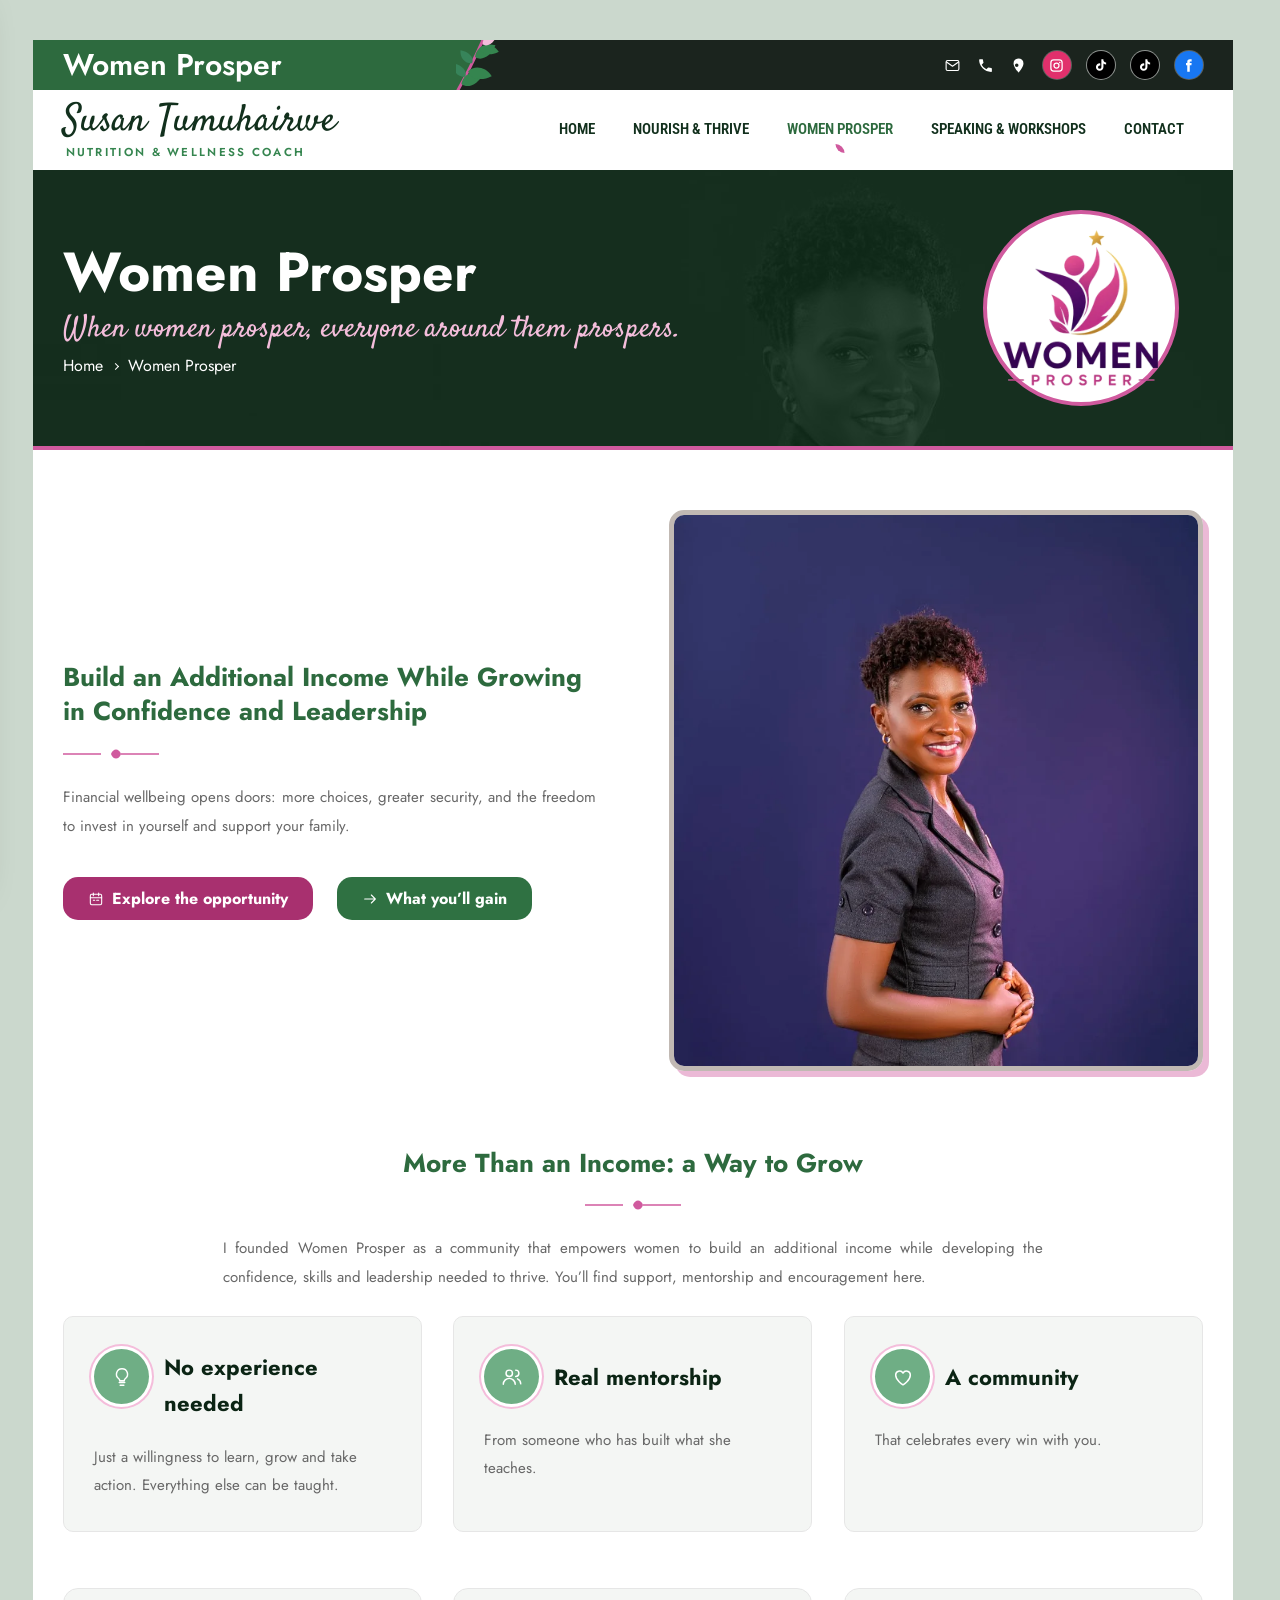
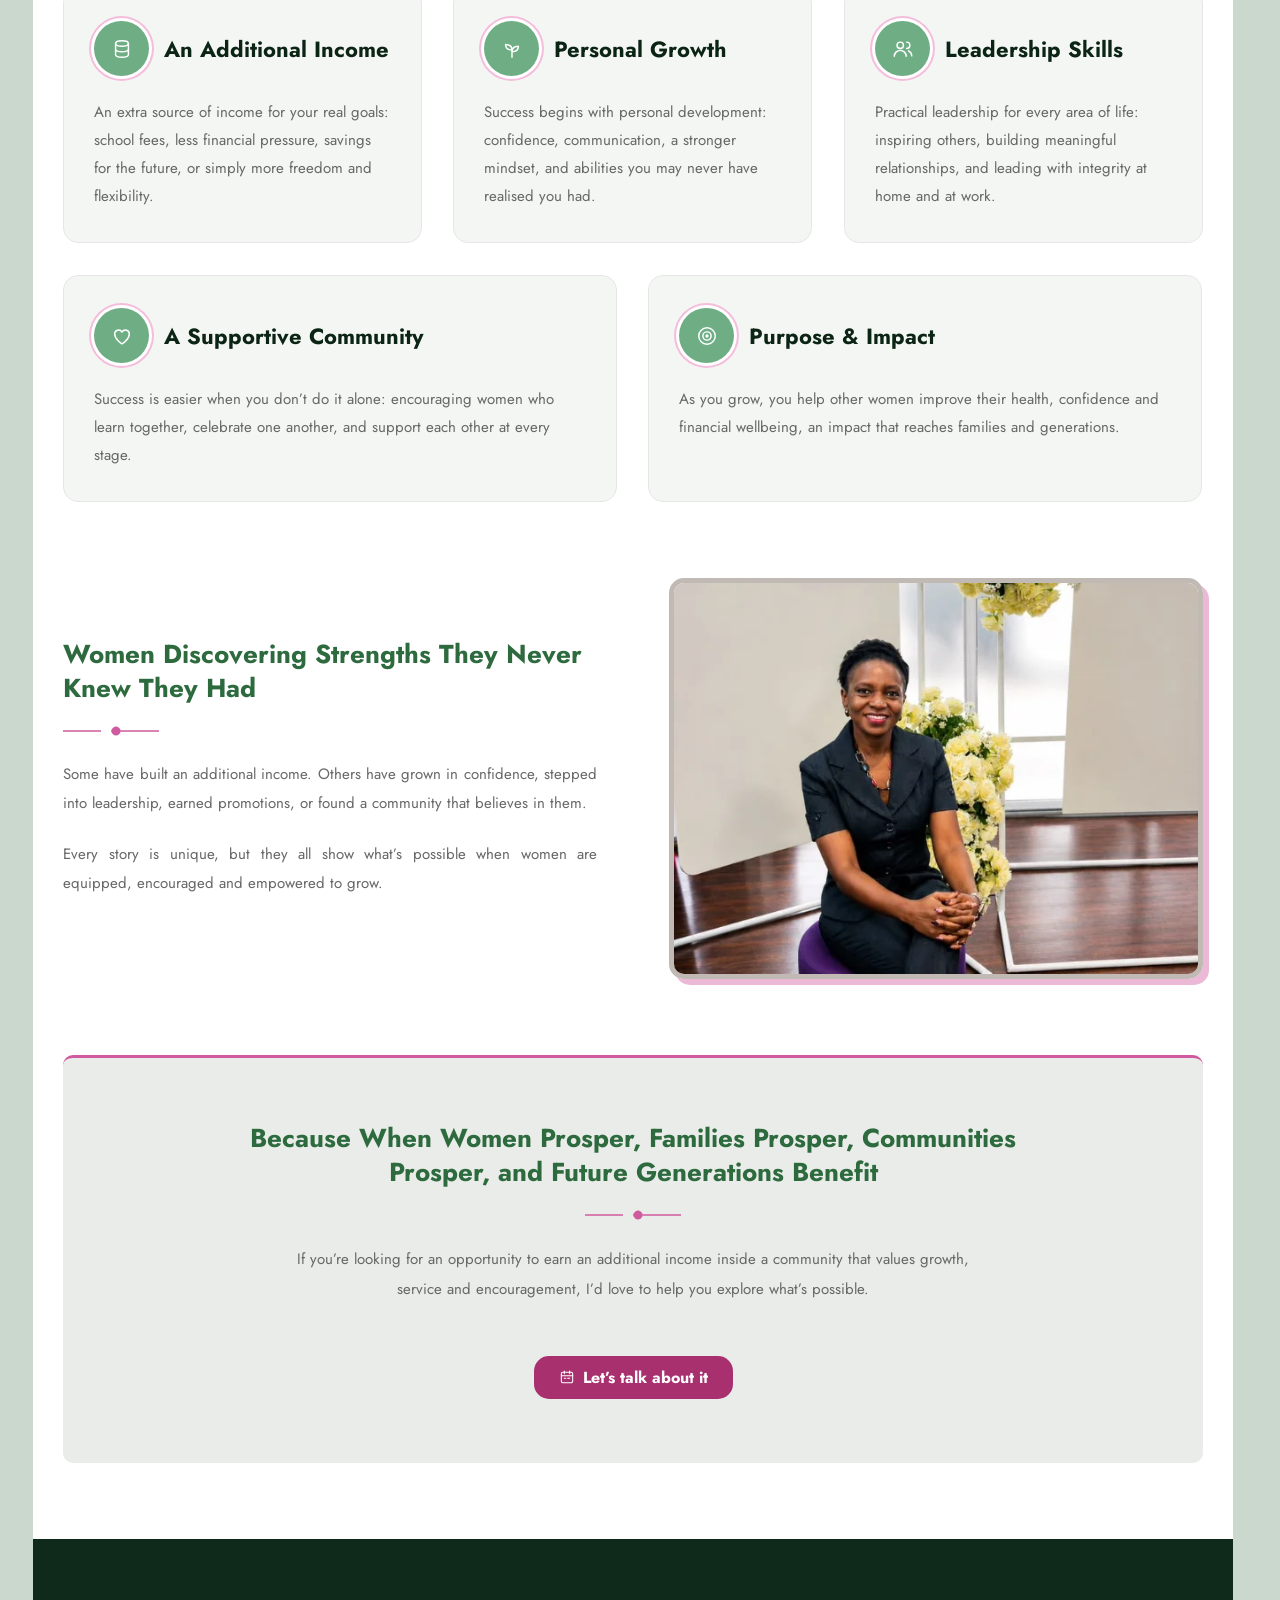
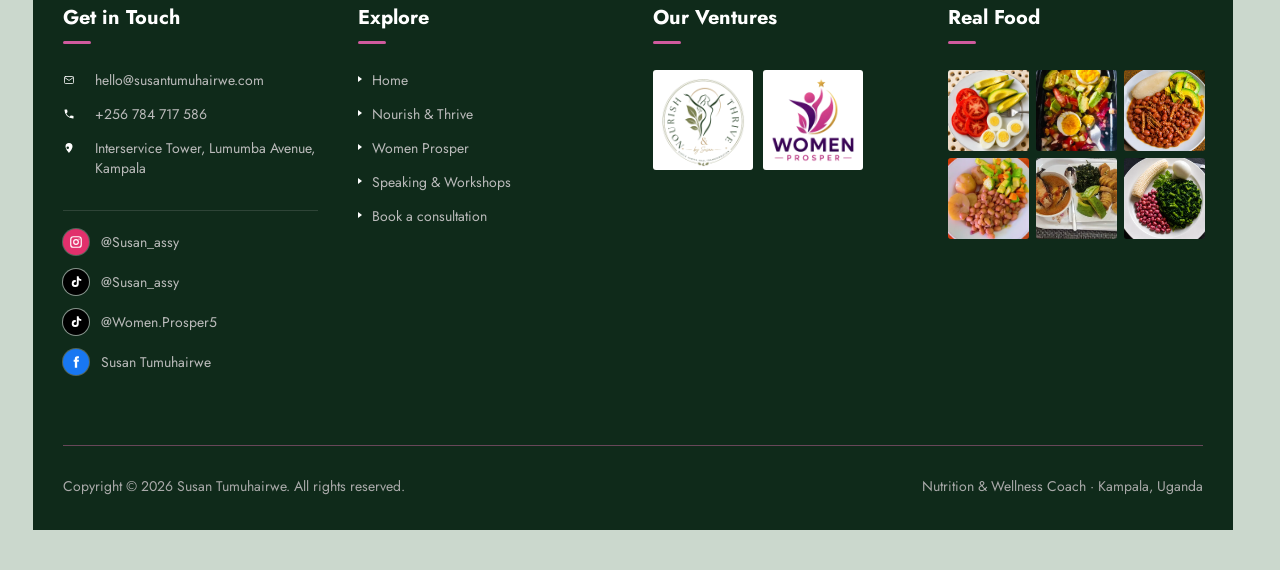
<file: site/women-prosper.html>
<!doctype html>
<html lang="en" data-venture="prosper">
<head>
  <meta charset="utf-8">
  <meta name="viewport" content="width=device-width, initial-scale=1">
  <title>Women Prosper | Susan Tumuhairwe</title>
  <meta name="description" content="Build an additional income while growing in confidence and leadership, inside a community of women who lift each other up.">
  <meta name="theme-color" content="#2d6a3e">
  <meta property="og:type" content="website">
  <meta property="og:title" content="Women Prosper | Susan Tumuhairwe">
  <meta property="og:description" content="Build an additional income while growing in confidence and leadership, inside a community of women who lift each other up.">
  <meta property="og:image" content="https://cool-cannoli-89234f.netlify.app/images/og-cover.jpg">
  <meta property="og:image:width" content="1200">
  <meta property="og:image:height" content="630">
  <meta name="twitter:card" content="summary_large_image">
  <link rel="icon" href="favicon.svg" type="image/svg+xml">
  <link rel="preload" href="fonts/Jost-var-latin.woff2" as="font" type="font/woff2" crossorigin>
  <link rel="preload" href="fonts/Satisfy-latin.woff2" as="font" type="font/woff2" crossorigin>
  <link rel="preconnect" href="https://fonts.googleapis.com">
  <link rel="preconnect" href="https://fonts.gstatic.com" crossorigin>
  <link href="https://fonts.googleapis.com/css2?family=Roboto+Condensed:wght@600&display=swap" rel="stylesheet">
  <link rel="stylesheet" href="css/fonts.css">
  <link rel="stylesheet" href="css/tokens.css">
  <link rel="stylesheet" href="css/art.css">
  <link rel="stylesheet" href="css/base.css">
  <link rel="stylesheet" href="css/components.css">
  <link rel="stylesheet" href="css/responsive.css">
  <link rel="stylesheet" href="css/client.css">
  <script>document.documentElement.className += ' js';</script>
</head>
<body>
  <a class="skip-link" href="#main">Skip to content</a>
  <div class="site">
    <div class="topbar">
      <p class="topbar__title"><span class="topbar__text"><span class="topbar__ghost" aria-hidden="true">Nutrition &amp; Wellness Coach</span><span class="topbar__label">Women Prosper</span></span><svg class="topbar__branch" viewBox="0 0 60 50" width="60" height="50" aria-hidden="true" focusable="false"><path class="tb-fill" d="M0 0 H27 C18 20 10 36 2 50 H0 Z"/><path class="tb-stem" d="M2 50 C10 36 18 20 27 0" fill="none"/><path class="tb-leaf" d="M0 0 C 5 -9 19 -12 30 -2 C 19 8 5 9 0 0 Z" transform="translate(5.4 44.0) rotate(-22) scale(0.82)"/><path class="tb-leaf2" d="M0 0 C 5 -9 19 -12 30 -2 C 19 8 5 9 0 0 Z" transform="translate(9.2 36.8) rotate(-128) scale(0.6)"/><path class="tb-leaf" d="M0 0 C 5 -9 19 -12 30 -2 C 19 8 5 9 0 0 Z" transform="translate(12.2 31.2) rotate(16) scale(0.8)"/><path class="tb-leaf2" d="M0 0 C 5 -9 19 -12 30 -2 C 19 8 5 9 0 0 Z" transform="translate(16.1 23.2) rotate(-128) scale(0.58)"/><path class="tb-leaf" d="M0 0 C 5 -9 19 -12 30 -2 C 19 8 5 9 0 0 Z" transform="translate(19.1 17.0) rotate(-26) scale(0.78)"/><path class="tb-leaf" d="M0 0 C 5 -9 19 -12 30 -2 C 19 8 5 9 0 0 Z" transform="translate(23.3 8.2) rotate(14) scale(0.66)"/><path class="tb-tip" d="M0 0 C 5 -9 19 -12 30 -2 C 19 8 5 9 0 0 Z" transform="translate(26.7 4.6) rotate(-34) scale(.62)"/></svg></p>
      <ul class="topbar__social"><li><a href="mailto:hello@susantumuhairwe.com" aria-label="Email Susan"><svg class="icon icon--stroke" aria-hidden="true"><use href="#i-mail"></use></svg></a></li><li><a href="tel:+256784717586" aria-label="Call Susan"><svg class="icon" aria-hidden="true"><use href="#i-phone"></use></svg></a></li><li><a href="https://maps.google.com/?q=Interservice+Tower,+Lumumba+Avenue,+Kampala" aria-label="Office location: Interservice Tower, Lumumba Avenue, Kampala"><svg class="icon" aria-hidden="true"><use href="#i-pin"></use></svg></a></li><li class="topbar__soc"><a href="https://www.instagram.com/susan_assy/" aria-label="Instagram: @Susan_assy" target="_blank" rel="noopener"><span class="soc soc--instagram"><svg class="icon" aria-hidden="true"><use href="#i-instagram"></use></svg></span></a></li><li class="topbar__soc"><a href="https://www.tiktok.com/@susan_assy" aria-label="TikTok: @Susan_assy" target="_blank" rel="noopener"><span class="soc soc--tiktok"><svg class="icon" aria-hidden="true"><use href="#i-tiktok"></use></svg></span></a></li><li class="topbar__soc"><a href="https://www.tiktok.com/@women.prosper5" aria-label="TikTok (Women Prosper): @Women.Prosper5" target="_blank" rel="noopener"><span class="soc soc--tiktok"><svg class="icon" aria-hidden="true"><use href="#i-tiktok"></use></svg></span></a></li><li class="topbar__soc"><a href="https://www.facebook.com/search/top?q=Susan%20Tumuhairwe" aria-label="Facebook: Susan Tumuhairwe" target="_blank" rel="noopener"><span class="soc soc--facebook"><svg class="icon" aria-hidden="true"><use href="#i-facebook"></use></svg></span></a></li></ul>
    </div>
    <header class="header">
      <a class="brand" href="index.html" aria-label="Susan Tumuhairwe, home">
        <span class="brand__stack"><span class="brand__text">Susan Tumuhairwe</span><span class="brand__tag">Nutrition &amp; Wellness Coach</span></span>
      </a>
      <nav class="nav" aria-label="Primary">
        <ul class="nav__list"><li class="nav__item"><a class="nav__link" href="index.html">Home</a></li><li class="nav__item"><a class="nav__link" href="nourish-and-thrive.html">Nourish &amp; Thrive</a><ul class="panel"><li><a class="panel__link" href="nourish-and-thrive.html#approach">My approach</a></li><li><a class="panel__link" href="nourish-and-thrive.html#areas">Six areas I work in</a></li><li><a class="panel__link" href="nourish-and-thrive.html#meals">Real food, real meals</a></li><li><a class="panel__link" href="nourish-and-thrive.html#stories">Client stories</a></li></ul></li><li class="nav__item"><a class="nav__link" aria-current="page" href="women-prosper.html">Women Prosper</a><ul class="panel"><li><a class="panel__link" href="women-prosper.html#gain">What you&rsquo;ll gain</a></li><li><a class="panel__link" href="women-prosper.html#stories">Success stories</a></li></ul></li><li class="nav__item"><a class="nav__link" href="speaking-and-workshops.html">Speaking &amp; Workshops</a><ul class="panel"><li><a class="panel__link" href="speaking-and-workshops.html#expertise">Areas of expertise</a></li><li><a class="panel__link" href="speaking-and-workshops.html#feedback">Client feedback</a></li></ul></li><li class="nav__item"><a class="nav__link" href="contact.html">Contact</a></li></ul>
        <button class="icon-btn nav__toggle" type="button" aria-label="Open menu" data-drawer-open><svg class="icon icon--stroke" aria-hidden="true"><use href="#i-menu"></use></svg></button>
      </nav>
    </header>
    <section class="banner banner--emblem" aria-label="Page title" style="background-image:url(images/banner-prosper.jpg)">
      <div class="banner__text"><h1 class="banner__title">Women Prosper</h1><p class="banner__kicker">When women prosper, everyone around them prospers.</p><ol class="crumbs"><li><a href="index.html">Home</a></li><li>Women Prosper</li></ol></div>
      <span class="banner__emblem"><img src="images/logo-women-prosper.webp" alt="Women Prosper logo" width="160" height="160"></span>
    </section>
    <main id="main">
<section class="section container"><div class="split">
          <div class="prose">
            <h2 class="heading-blue">Build an Additional Income While Growing in Confidence and Leadership</h2>
            <p>Financial wellbeing opens doors: more choices, greater security, and the freedom to invest in yourself and support your family.</p>
            <div class="btn-row">
              <a class="btn-pill btn-pill--orange" href="contact.html?topic=prosper"><svg class="icon icon--stroke" aria-hidden="true"><use href="#i-calendar"></use></svg> Explore the opportunity</a>
              <a class="btn-pill btn-pill--blue" href="#gain"><svg class="icon icon--stroke" aria-hidden="true"><use href="#i-arrow-right"></use></svg> What you&rsquo;ll gain</a>
            </div>
          </div>
          <img class="photo-frame" src="images/p022-susan-suit.webp" alt="Susan Tumuhairwe in a tailored suit, portrait" width="880" height="1100" loading="lazy" style="aspect-ratio:4/4.2;object-position:50% 15%">
        </div></section>
<section class="section section--flush-top container" id="gain"><div class="prose" style="max-width:820px;margin:0 auto">
          <h2 class="heading-blue heading-centre">More Than an Income: a Way to Grow</h2>
          <p>I founded Women Prosper as a community that empowers women to build an additional income while developing the confidence, skills and leadership needed to thrive. You&rsquo;ll find support, mentorship and encouragement here.</p>
        </div>
        <div class="more" data-more="I want to know more"><ul class="more__chips" aria-hidden="true"><li>No experience needed</li><li>Mentorship</li><li>Community</li><li>Extra income</li><li>Leadership</li></ul><div class="more__extra"><div class="panel-plain" style="margin-top:24px"><div class="grid grid--3 rail" data-rail="What you will find"><div class="infobox"><span class="infobox__icon"><svg class="icon icon--stroke" aria-hidden="true"><use href="#i-lightbulb"></use></svg></span><h3 class="infobox__title">No experience needed</h3><p class="infobox__text">Just a willingness to learn, grow and take action. Everything else can be taught.</p></div><div class="infobox"><span class="infobox__icon"><svg class="icon icon--stroke" aria-hidden="true"><use href="#i-users"></use></svg></span><h3 class="infobox__title">Real mentorship</h3><p class="infobox__text">From someone who has built what she teaches.</p></div><div class="infobox"><span class="infobox__icon"><svg class="icon icon--stroke" aria-hidden="true"><use href="#i-heart"></use></svg></span><h3 class="infobox__title">A community</h3><p class="infobox__text">That celebrates every win with you.</p></div></div></div>
        <div class="stack"><div class="grid grid--5 rail" data-rail="What you will gain"><div class="infobox infobox--tint-blue"><span class="infobox__icon"><svg class="icon icon--stroke" aria-hidden="true"><use href="#i-coins"></use></svg></span><h3 class="infobox__title">An Additional Income</h3><p class="infobox__text">An extra source of income for your real goals: school fees, less financial pressure, savings for the future, or simply more freedom and flexibility.</p></div><div class="infobox infobox--tint-grey infobox--dark-icon"><span class="infobox__icon"><svg class="icon icon--stroke" aria-hidden="true"><use href="#i-sprout"></use></svg></span><h3 class="infobox__title">Personal Growth</h3><p class="infobox__text">Success begins with personal development: confidence, communication, a stronger mindset, and abilities you may never have realised you had.</p></div><div class="infobox infobox--tint-blue"><span class="infobox__icon"><svg class="icon icon--stroke" aria-hidden="true"><use href="#i-users"></use></svg></span><h3 class="infobox__title">Leadership Skills</h3><p class="infobox__text">Practical leadership for every area of life: inspiring others, building meaningful relationships, and leading with integrity at home and at work.</p></div><div class="infobox infobox--tint-grey infobox--dark-icon"><span class="infobox__icon"><svg class="icon icon--stroke" aria-hidden="true"><use href="#i-heart"></use></svg></span><h3 class="infobox__title">A Supportive Community</h3><p class="infobox__text">Success is easier when you don&rsquo;t do it alone: encouraging women who learn together, celebrate one another, and support each other at every stage.</p></div><div class="infobox infobox--tint-blue"><span class="infobox__icon"><svg class="icon icon--stroke" aria-hidden="true"><use href="#i-target"></use></svg></span><h3 class="infobox__title">Purpose &amp; Impact</h3><p class="infobox__text">As you grow, you help other women improve their health, confidence and financial wellbeing, an impact that reaches families and generations.</p></div></div></div></div></div></section>
<section class="section section--flush-top container" id="stories"><div class="split">
          <div class="prose">
            <h2 class="heading-blue">Women Discovering Strengths They Never Knew They Had</h2>
            <p>Some have built an additional income. Others have grown in confidence, stepped into leadership, earned promotions, or found a community that believes in them.</p>
            <div class="more" data-more="Read more"><div class="more__extra"><p>Every story is unique, but they all show what&rsquo;s possible when women are equipped, encouraged and empowered to grow.</p></div></div>
          </div>
          <img class="photo-frame" src="images/p018-susan-seated.webp" alt="Susan Tumuhairwe seated, photographed at an event" width="592" height="1000" loading="lazy" style="aspect-ratio:4/3;object-position:50% 55%">
        </div></section>
<section class="section section--flush-top container"><div class="panel-grey text-centre cta">
        <h2 class="heading-blue">Because When Women Prosper, Families Prosper, Communities Prosper, and Future Generations Benefit</h2>
        <div class="section-intro"><p data-clamp>If you&rsquo;re looking for an opportunity to earn an additional income inside a community that values growth, service and encouragement, I&rsquo;d love to help you explore what&rsquo;s possible.</p></div>
        <div class="btn-row btn-row--centre"><a class="btn-pill btn-pill--orange" href="contact.html?topic=prosper"><svg class="icon icon--stroke" aria-hidden="true"><use href="#i-calendar"></use></svg> Let&rsquo;s talk about it</a></div>
      </div></section>
    </main>
    <footer class="footer">
      <div class="footer__grid">
        <div>
          <h3 class="footer__title">Get in Touch</h3>
          <ul class="footer__list">
            <li><svg class="icon icon--stroke" aria-hidden="true"><use href="#i-mail"></use></svg><a href="mailto:hello@susantumuhairwe.com">hello@susantumuhairwe.com</a></li>
            <li><svg class="icon" aria-hidden="true"><use href="#i-phone"></use></svg><a href="tel:+256784717586">+256 784 717 586</a></li>
            <li><svg class="icon" aria-hidden="true"><use href="#i-pin"></use></svg><a href="https://maps.google.com/?q=Interservice+Tower,+Lumumba+Avenue,+Kampala">Interservice Tower, Lumumba Avenue, Kampala</a></li>
          </ul>
          <ul class="footer__list footer__social"><li><span class="soc soc--instagram"><svg class="icon" aria-hidden="true"><use href="#i-instagram"></use></svg></span><a href="https://www.instagram.com/susan_assy/" target="_blank" rel="noopener" aria-label="Instagram">@Susan_assy</a></li><li><span class="soc soc--tiktok"><svg class="icon" aria-hidden="true"><use href="#i-tiktok"></use></svg></span><a href="https://www.tiktok.com/@susan_assy" target="_blank" rel="noopener" aria-label="TikTok">@Susan_assy</a></li><li><span class="soc soc--tiktok"><svg class="icon" aria-hidden="true"><use href="#i-tiktok"></use></svg></span><a href="https://www.tiktok.com/@women.prosper5" target="_blank" rel="noopener" aria-label="TikTok (Women Prosper)">@Women.Prosper5</a></li><li><span class="soc soc--facebook"><svg class="icon" aria-hidden="true"><use href="#i-facebook"></use></svg></span><a href="https://www.facebook.com/search/top?q=Susan%20Tumuhairwe" target="_blank" rel="noopener" aria-label="Facebook">Susan Tumuhairwe</a></li></ul>
        </div>
        <div>
          <h3 class="footer__title">Explore</h3>
          <ul class="footer__list footer__links">
            <li><a href="index.html">Home</a></li>
            <li><a href="nourish-and-thrive.html">Nourish &amp; Thrive</a></li>
            <li><a href="women-prosper.html">Women Prosper</a></li>
            <li><a href="speaking-and-workshops.html">Speaking &amp; Workshops</a></li>
            <li><a href="contact.html">Book a consultation</a></li>
          </ul>
        </div>
        <div>
          <h3 class="footer__title">Our Ventures</h3>
          <div class="footer__logos">
            <a href="nourish-and-thrive.html" aria-label="Nourish &amp; Thrive"><img src="images/logo-nourish-and-thrive.webp" alt="" loading="lazy" width="100" height="106"></a>
            <a href="women-prosper.html" aria-label="Women Prosper"><img src="images/logo-women-prosper.webp" alt="" loading="lazy" width="100" height="100"></a>
          </div>
        </div>
        <div class="footer__food">
          <h3 class="footer__title">Real Food</h3>
          <div class="footer__photos"><a href="nourish-and-thrive.html#meals"><img src="images/p013-meal-tomato-egg.webp" alt="Tomato, avocado and boiled egg" loading="lazy" width="81" height="81"></a><a href="nourish-and-thrive.html#meals"><img src="images/p010-meal-salad-box.webp" alt="Mixed salad lunch box" loading="lazy" width="81" height="81"></a><a href="nourish-and-thrive.html#meals"><img src="images/p014-meal-beans-posho.webp" alt="Beans, posho and avocado" loading="lazy" width="81" height="81"></a><a href="nourish-and-thrive.html#meals"><img src="images/p011-meal-beans-veg.webp" alt="Beans and mixed vegetables" loading="lazy" width="81" height="81"></a><a href="nourish-and-thrive.html#meals"><img src="images/p016-meal-fish-plantain.webp" alt="Fish stew and plantain" loading="lazy" width="81" height="81"></a><a href="nourish-and-thrive.html#meals"><img src="images/p012-meal-breakfast.webp" alt="A balanced breakfast plate" loading="lazy" width="81" height="81"></a></div>
        </div>
      </div>
      <div class="footer__small">
        <span>Copyright &copy; <span data-year>2026</span> Susan Tumuhairwe. All rights reserved.</span>
        <span>Nutrition &amp; Wellness Coach &middot; Kampala, Uganda</span>
      </div>
    </footer>
  </div>
  <div class="drawer-scrim" data-drawer-close></div>
  <aside class="drawer" aria-label="Menu">
    <div class="drawer__bar"><button class="drawer__close" type="button" aria-label="Close menu" data-drawer-close><svg class="icon icon--stroke" aria-hidden="true"><use href="#i-close"></use></svg></button></div>
    <ul class="drawer__list"><li class="drawer__item"><div class="drawer__row"><a class="drawer__link" href="index.html">Home</a></div></li><li class="drawer__item"><div class="drawer__row"><a class="drawer__link" href="nourish-and-thrive.html">Nourish &amp; Thrive</a><button class="drawer__more" type="button" aria-expanded="false" aria-label="Toggle Nourish &amp; Thrive submenu"><svg class="icon" aria-hidden="true"><use href="#i-chevron-right"></use></svg></button></div><div class="drawer__sub"><a href="nourish-and-thrive.html#approach">My approach</a><a href="nourish-and-thrive.html#areas">Six areas I work in</a><a href="nourish-and-thrive.html#meals">Real food, real meals</a><a href="nourish-and-thrive.html#stories">Client stories</a></div></li><li class="drawer__item"><div class="drawer__row"><a class="drawer__link" href="women-prosper.html">Women Prosper</a><button class="drawer__more" type="button" aria-expanded="false" aria-label="Toggle Women Prosper submenu"><svg class="icon" aria-hidden="true"><use href="#i-chevron-right"></use></svg></button></div><div class="drawer__sub"><a href="women-prosper.html#gain">What you&rsquo;ll gain</a><a href="women-prosper.html#stories">Success stories</a></div></li><li class="drawer__item"><div class="drawer__row"><a class="drawer__link" href="speaking-and-workshops.html">Speaking &amp; Workshops</a><button class="drawer__more" type="button" aria-expanded="false" aria-label="Toggle Speaking &amp; Workshops submenu"><svg class="icon" aria-hidden="true"><use href="#i-chevron-right"></use></svg></button></div><div class="drawer__sub"><a href="speaking-and-workshops.html#expertise">Areas of expertise</a><a href="speaking-and-workshops.html#feedback">Client feedback</a></div></li><li class="drawer__item"><div class="drawer__row"><a class="drawer__link" href="contact.html">Contact</a></div></li></ul>
  </aside>
  <nav class="tabbar" aria-label="Quick navigation"><a class="tabbar__item" href="index.html"><span class="tabbar__glyph"><svg class="icon icon--stroke" aria-hidden="true"><use href="#i-home"></use></svg></span><span class="tabbar__label">Home</span></a><a class="tabbar__item" href="nourish-and-thrive.html"><span class="tabbar__glyph"><img src="images/logo-nourish-and-thrive.webp" alt="" width="28" height="28"></span><span class="tabbar__label">Nourish</span></a><a class="tabbar__item" href="women-prosper.html" aria-current="page"><span class="tabbar__glyph"><img src="images/logo-women-prosper.webp" alt="" width="28" height="28"></span><span class="tabbar__label">Prosper</span></a><a class="tabbar__item" href="speaking-and-workshops.html"><span class="tabbar__glyph"><svg class="icon icon--stroke" aria-hidden="true"><use href="#i-mic"></use></svg></span><span class="tabbar__label">Speaking</span></a><a class="tabbar__item" href="contact.html"><span class="tabbar__glyph"><svg class="icon icon--stroke" aria-hidden="true"><use href="#i-chat"></use></svg></span><span class="tabbar__label">Contact</span></a></nav>
  <button class="to-top" type="button" aria-label="Back to top"><svg class="icon icon--stroke" aria-hidden="true"><use href="#i-arrow-up"></use></svg></button>
  <script src="js/icons.js"></script>
  <script src="js/main.js"></script>
  <script src="js/client.js"></script>
</body>
</html>
</file>
<file: site/css/fonts.css>
/* Self-hosted fonts.
   Jost (SIL Open Font License, ../fonts/Jost-OFL.txt): one variable file, weights 100 to 900, Latin subset, about 25 KB.
   Satisfy (Apache 2.0, ../fonts/Satisfy-LICENSE.txt): Latin subset, about 23 KB. Used ONLY for the name and quotations. */
@font-face {
  font-family: "Jost";
  src: url("../fonts/Jost-var-latin.woff2") format("woff2");
  font-weight: 100 900;
  font-style: normal;
  font-display: swap;
}
@font-face {
  font-family: "Satisfy";
  src: url("../fonts/Satisfy-latin.woff2") format("woff2");
  font-weight: 400;
  font-style: normal;
  font-display: swap;
}
</file>
<file: site/css/tokens.css>
/* ==========================================================================
   SUSAN TUMUHAIRWE: DESIGN TOKENS (Skyline Blueprint, rebranded)
   Single source of truth. Every colour, size, radius and shadow used by the
   components is defined here and measured from the reference site.
   Per client: change the BRAND block (and --backdrop-image). Page sprinkles are at the bottom.
   ========================================================================== */

:root {
  /* ---------- BRAND (swap these per client) ---------- */
  --c-primary:       #2d6a3e;  /* links, headings accent, active states, table headers */
  --c-primary-2:     #2f7142;  /* buttons, active tabs, mobile bar (near-identical twin) */
  --c-accent:        #35854f;  /* hover, highlights */
  --c-navy:          #12301d;  /* nav text, strong headings, buttons text */
  --c-navy-deep:     #0f2a1a;  /* footer background */
  --c-nav-active:    #2d6a3e;  /* active / hover menu item */

  /* Tile ramp: five steps, dark anchor first, then light to deep */
  --c-tile-1:        #000000;
  --c-tile-2:        #37845a;
  --c-tile-3:        #2d6a3e;
  --c-tile-4:        #235a34;
  --c-tile-5:        #1a4529;

  /* ---------- SPRINKLE (small accents only; the palette above stays green on every page) ---------- */
  --c-gold:          #c9a24a;  /* the gold arc in both logos */
  --c-gold-deep:     #8f6410;
  --c-sprinkle:      #c9a24a;  /* accent used for leaf marks, dividers, rail dots, the banner tagline: gold by default */
  --c-sprinkle-soft: #e6cd8a;  /* the same accent, light enough to read on dark green */

  /* ---------- NEUTRALS ---------- */
  --c-ink:           #1b241e;  /* top bar, search overlay */
  --c-ink-line:      #2f3d34;  /* footer divider */
  --c-banner-fallback:#1d2b22; /* banner colour behind the photo */
  --c-text:          #676767;  /* body copy */
  --c-text-strong:   #3c3c3c;
  --c-text-table:    #606060;
  --c-text-muted:    #999999;
  --c-text-on-dark:  #bbbbbb;  /* footer links */
  --c-text-on-dark-2:#aaaaaa;  /* footer small print */
  --c-surface:       #ffffff;
  --c-surface-grey:  #e9ece9;  /* quick-link strip, grey panels */
  --c-surface-row:   #eef0ee;  /* table rows */
  --c-surface-soft:  #f4f6f4;  /* idle accordion, button rows */
  --c-surface-warm:  #f6f3ee;  /* sidebar widget box */
  --c-line:          #e6e6e6;
  --c-frame:         #c1b9b3;  /* 5px frame around feature photos */

  /* ---------- TINTS & SEMANTIC ---------- */
  --c-tint-blue:     rgba(111, 174, 133, 0.20);
  --c-tint-grey:     rgba(207, 207, 207, 0.20);
  --c-icon-circle:   #6fae85;  /* light-blue icon disc */
  --c-infobox-title: #0b2414;
  --c-cta-orange:    #a85a12;
  --c-cta-blue:      #2f7142;
  --c-download:      #2f7142;  /* file-library download button */
  --c-readmore:      #2f7142;  /* "Read More" on post lists */

  /* News category chips (overlay bar = same colour at 50%) */
  --c-chip-trending: #2f7d4b;
  --c-chip-media:    #a8306f;
  --c-chip-events:   #a85a12;
  --c-caption-bar:   rgba(18, 48, 29, 0.55);
  --c-bar-trending:  #1a4529;  /* caption bar base for the first news category */
  --c-on-dark-hover: #bfe3c9;  /* link hover on dark photo areas (breadcrumbs) */
  --c-photo-bg:      #dfe7e0;  /* flat fill shown behind photos until they load / when missing */
  --c-line-warm:     #e7e2da;  /* hairlines inside the warm sidebar widget */
  --c-file-pdf:      #c80000;  /* file-type badges (universal conventions) */
  --c-file-doc:      #2b579a;
  --c-file-xls:      #217346;
  --c-error:         #b3261e;  /* form validation */
  --c-border-input:  #dddddd;

  /* ---------- TYPE ---------- */
  --font-body:  "Jost", system-ui, -apple-system, "Segoe UI", Arial, sans-serif;
  --font-nav:   "Roboto Condensed", "Arial Narrow", Arial, sans-serif;
  --font-script: "Satisfy", "Segoe Script", "Brush Script MT", cursive;   /* the name Susan Tumuhairwe, and quotations only */

  --fs-banner-title: 55px;   /* inner-page H1 (lh 71.5px) */
  --fs-topbar:       30px;   /* organisation name on the top bar */
  --fs-h2:           30px;   /* article / post titles */
  --fs-h-section:    26px;   /* in-content blue headings */
  --fs-h-card:       22px;   /* service card + info box titles */
  --fs-tile:         21px;   /* quick-link tile titles */
  --fs-footer-h:     20px;
  --fs-lead:         17px;   /* side menu, team role */
  --fs-btn:          16px;
  --fs-body:         15px;   /* body + nav */
  --fs-small:        14px;   /* table cells, footer, mega-menu links */
  --fs-xs:           13px;   /* file library, widgets */

  --lh-body:   1.7;          /* 25.5px at 15px */
  --lh-service: 27px;

  /* ---------- LAYOUT ---------- */
  --page-w:        1200px;   /* the boxed white page */
  --page-gap-top:  40px;     /* sky visible above the box */
  --gutter:        30px;     /* inner side padding => 1140px content column */
  --topbar-h:      50px;
  --header-h:      80px;
  --banner-h:      280px;
  --hero-h:        435px;
  --section-pad:   40px;
  --tile-w:        228px;
  --tile-h:        246px;
  --sidebar-w:     319px;
  --sidemenu-w:    276px;

  /* ---------- SHAPE ---------- */
  --r-xs:   3px;    /* tiles, post images, widget box, accordion */
  --r-sm:   4px;    /* read-more */
  --r-md:   5px;    /* search button */
  --r-lg:   8px;    /* download button */
  --r-card: 10px;   /* info boxes */
  --r-pill: 15px;   /* CTA buttons, tabs, feature cards, photo frame */
  --r-round: 100%;  /* icon discs, portraits, header icon buttons */

  /* ---------- ELEVATION ---------- */
  --sh-header: 0 0 30px 0 rgba(0, 0, 0, 0.20);   /* sticky header + mega menu */
  --sh-card:   0 0 40px 0 rgba(0, 0, 0, 0.10);   /* service cards, round badges */
  --sh-soft:   0 0 10px 0 rgba(0, 0, 0, 0.15);
  --sh-tint:   0 0 10px 0 rgba(150, 229, 170, 0.18);
  --sh-drawer: 0 0 35px -10px rgba(0, 0, 0, 0.25);

  /* ---------- MOTION ---------- */
  --t-fast:  0.2s linear;       /* menus */
  --t-base:  0.3s ease-in-out;  /* tiles, cards */
  --t-drawer: 0.3s ease-out;    /* mobile drawer */

  /* ---------- PAGE BACKDROP ---------- */
  /* Flat colour by default. For a client with a suitable wide, calm photo (2400px+),
     set --backdrop-image: url("../img/backdrop.jpg"). No gradients anywhere in the system. */
  --c-backdrop:      #cbd8cd;
  --backdrop-image:  none;
  --hero-image:      none;     /* per-slide photos are set inline on each .hero__slide */
  --banner-image:    none;     /* per-page: style="--banner-image:url(img/banner.jpg)" (pre-darkened photo) */
}

/* ==========================================================================
   PAGE SPRINKLES: <html data-venture="...">. The palette is the same green on every page.
   Each venture page borrows ONE small accent from its logo. Flat colours only.
   ========================================================================== */
:root[data-venture="nourish"] {            /* Nourish & Thrive: the olive leaf of its logo */
  --c-sprinkle: #8aa64a; --c-sprinkle-soft: #d3e3a4;
}
:root[data-venture="prosper"] {            /* Women Prosper: the pink of its logo (never the purple) */
  --c-cta-orange: #a8306f; --c-sprinkle: #d05a9e; --c-sprinkle-soft: #f4bddb;
}
</file>
<file: site/css/art.css>
/* GENERATED by tools/make_art.py: do not edit by hand. Flat shapes only, no gradients. */
:root {
  --art-divider: url("data:image/svg+xml,%3Csvg xmlns=%22http://www.w3.org/2000/svg%22 viewBox=%220 0 96 14%22%3E%3Cpath d=%22M0 7H38M58 7H96%22 stroke=%22%23000%22 stroke-width=%221.4%22/%3E%3Cpath d=%22M48 7 C 46 1 40 1 38 7 C 40 13 46 13 48 7 Z%22 fill=%22%23000%22 transform=%22translate(10 0)%22/%3E%3C/svg%3E");
  --art-branch:  url("data:image/svg+xml,%3Csvg xmlns=%22http://www.w3.org/2000/svg%22 viewBox=%220 0 420 280%22%3E%3Cpath d=%22M10 270 C120 240 220 120 400 24%22 fill=%22none%22 stroke=%22%23000%22 stroke-width=%223.2%22 stroke-linecap=%22round%22/%3E%3Cpath d=%22M0 0 C 5 -9 19 -12 30 -2 C 19 8 5 9 0 0 Z%22 fill=%22%23000%22 transform=%22translate(49.3 255.5) rotate(17.4) scale(1.29)%22/%3E%3Cpath d=%22M0 0 C 5 -9 19 -12 30 -2 C 19 8 5 9 0 0 Z%22 fill=%22%23000%22 transform=%22translate(75.5 242.1) rotate(-71.3) scale(1.26)%22/%3E%3Cpath d=%22M0 0 C 5 -9 19 -12 30 -2 C 19 8 5 9 0 0 Z%22 fill=%22%23000%22 transform=%22translate(108.7 221.8) rotate(8.7) scale(1.21)%22/%3E%3Cpath d=%22M0 0 C 5 -9 19 -12 30 -2 C 19 8 5 9 0 0 Z%22 fill=%22%23000%22 transform=%22translate(136.0 203.1) rotate(-77.4) scale(1.17)%22/%3E%3Cpath d=%22M0 0 C 5 -9 19 -12 30 -2 C 19 8 5 9 0 0 Z%22 fill=%22%23000%22 transform=%22translate(171.4 177.2) rotate(5.3) scale(1.12)%22/%3E%3Cpath d=%22M0 0 C 5 -9 19 -12 30 -2 C 19 8 5 9 0 0 Z%22 fill=%22%23000%22 transform=%22translate(208.9 149.2) rotate(-78.7) scale(1.08)%22/%3E%3Cpath d=%22M0 0 C 5 -9 19 -12 30 -2 C 19 8 5 9 0 0 Z%22 fill=%22%23000%22 transform=%22translate(248.8 119.8) rotate(6.2) scale(1.03)%22/%3E%3Cpath d=%22M0 0 C 5 -9 19 -12 30 -2 C 19 8 5 9 0 0 Z%22 fill=%22%23000%22 transform=%22translate(291.9 89.6) rotate(-76.1) scale(0.98)%22/%3E%3Cpath d=%22M0 0 C 5 -9 19 -12 30 -2 C 19 8 5 9 0 0 Z%22 fill=%22%23000%22 transform=%22translate(338.5 59.4) rotate(10.3) scale(0.93)%22/%3E%3Cpath d=%22M0 0 C 5 -9 19 -12 30 -2 C 19 8 5 9 0 0 Z%22 fill=%22%23000%22 transform=%22translate(400.0 24.0) rotate(-28.1) scale(0.84)%22/%3E%3C/svg%3E");
}
</file>
<file: site/css/base.css>
/* ==========================================================================
   SKYLINE BLUEPRINT: BASE (reset, typography, page shell)
   ========================================================================== */

*, *::before, *::after { box-sizing: border-box; }

html { scroll-behavior: smooth; -webkit-text-size-adjust: 100%; }

body {
  margin: 0;
  font-family: var(--font-body);
  font-size: var(--fs-body);
  font-weight: 400;
  line-height: var(--lh-body);
  color: var(--c-text);
  background-color: var(--c-backdrop);
  background-image: var(--backdrop-image);
  background-size: cover;
  background-position: center top;
  background-attachment: fixed;
  background-repeat: no-repeat;
  -webkit-font-smoothing: antialiased;
}

img, svg, video { max-width: 100%; }
img { display: block; height: auto; }

a { color: var(--c-primary); text-decoration: none; transition: color var(--t-fast); }
a:hover { color: var(--c-accent); }

h1, h2, h3, h4, h5, h6 {
  font-family: var(--font-body);
  font-weight: 700;
  color: var(--c-navy);
  line-height: 1.25;
  margin: 0 0 14px;
}
p { margin: 0 0 16px; }
ul, ol { margin: 0 0 16px; padding-left: 20px; }
hr { border: 0; border-top: 1px solid var(--c-line); margin: 24px 0; }

:focus-visible { outline: 3px solid var(--c-accent); outline-offset: 2px; }

.skip-link {
  position: absolute; left: -999px; top: 8px; z-index: 100000;
  background: var(--c-ink); color: #fff; padding: 10px 16px; border-radius: var(--r-xs);
}
.skip-link:focus { left: 8px; color: #fff; }

.visually-hidden {
  position: absolute !important; width: 1px; height: 1px; overflow: hidden;
  clip: rect(0 0 0 0); white-space: nowrap;
}

/* ---------- Icons (inline SVG sprite injected by js/icons.js) ---------- */
.icon { width: 1em; height: 1em; fill: currentColor; flex: none; vertical-align: -0.125em; }
.icon--stroke { fill: none; stroke: currentColor; stroke-width: 1.6; stroke-linecap: round; stroke-linejoin: round; }

/* ---------- Page shell ---------- */
/* The boxed white page that floats over the backdrop */
.site {
  width: min(var(--page-w), 100%);
  margin: var(--page-gap-top) auto;
  background: var(--c-surface);
  position: relative;
}

[id] { scroll-margin-top: 96px; }  /* anchors clear the sticky header */

.container { padding-left: var(--gutter); padding-right: var(--gutter); }

.section { padding-top: var(--section-pad); padding-bottom: var(--section-pad); }
.section--flush-top { padding-top: 0; }
.section--grey { background: var(--c-surface-grey); }

/* Grid helpers */
.grid { display: grid; gap: 20px; }
.grid--2 { grid-template-columns: repeat(2, minmax(0, 1fr)); }
.grid--3 { grid-template-columns: repeat(3, minmax(0, 1fr)); }
.grid--4 { grid-template-columns: repeat(4, minmax(0, 1fr)); }
.grid--center { align-items: center; }

/* ---------- Prose ---------- */
.prose { color: var(--c-text); }
.prose p { text-align: justify; line-height: 25.5px; }
.prose a:not([class]) { text-decoration: underline; }
.prose ul { list-style: disc; }
.prose li { margin-bottom: 8px; }
.prose h2, .prose h3 { color: var(--c-primary); font-size: var(--fs-h-section); }

.heading-blue {
  color: var(--c-primary);
  font-size: var(--fs-h-section);
  font-weight: 700;
  margin-bottom: 16px;
}
.heading-centre { text-align: center; }

/* Feature photo: 15px radius, warm 5px frame */
.photo-frame {
  border-radius: var(--r-pill);
  border: 5px solid var(--c-frame);
  width: 100%;
  object-fit: cover;
}
</file>
<file: site/css/components.css>
/* ==========================================================================
   SKYLINE BLUEPRINT: COMPONENTS
   Every value traces to tokens.css. Measurements come from the reference
   site at 1200px page width.
   ========================================================================== */

/* ======================================================================
   1. TOP BAR: organisation name on an angled accent tab + social icons
   ====================================================================== */
.topbar {
  height: var(--topbar-h);
  background: var(--c-ink);
  display: flex; align-items: stretch; justify-content: space-between;
  overflow: hidden;
}
.topbar__title {
  display: flex; align-items: center;
  margin: 0;
  padding: 0 64px 0 var(--gutter);
  background: var(--c-primary);
  color: #fff;
  font-family: var(--font-body);
  font-size: var(--fs-topbar);
  font-weight: 600;
  line-height: 1;
  white-space: nowrap;
  /* 26deg slant on the right edge: tan(26deg) x 50px = 24px */
  clip-path: polygon(0 0, 100% 0, calc(100% - 24px) 100%, 0 100%);
}
.topbar__social { display: flex; align-items: center; gap: 18px; list-style: none; margin: 0; padding: 0 var(--gutter) 0 0; }
.topbar__social a { display: grid; place-items: center; color: #fff; font-size: 17px; }
.topbar__social a:hover { color: var(--c-accent); }

/* ======================================================================
   2. HEADER + PRIMARY NAV
   ====================================================================== */
.header {
  height: var(--header-h);
  background: var(--c-surface);
  display: flex; align-items: center; justify-content: space-between;
  padding: 0 var(--gutter);
  position: relative;
  z-index: 50;
}
.header__spacer { height: 0; }

.brand { display: flex; align-items: center; gap: 10px; color: var(--c-navy); }
.brand:hover { color: var(--c-navy); }
.brand img, .brand svg { height: 56px; width: auto; }
.brand__text { font-weight: 700; font-size: 20px; line-height: 1.1; }

.nav { display: flex; align-items: center; height: 100%; }
.nav__list { display: flex; height: 100%; list-style: none; margin: 0; padding: 0; }
.nav__item { position: relative; height: 100%; }
.nav__link {
  display: flex; align-items: center; height: 100%;
  padding: 0 19px;
  font-family: var(--font-nav);
  font-size: var(--fs-body);
  font-weight: 600;
  text-transform: uppercase;
  color: var(--c-navy);
  position: relative;
}
.nav__link:hover,
.nav__item:hover > .nav__link,
.nav__link[aria-current="page"] { color: var(--c-nav-active); }
.nav__link[aria-current="page"]::after {
  content: ""; position: absolute; left: 19px; right: 19px; bottom: 22px; height: 2px;
  background: var(--c-nav-active);
}

/* Header icon buttons: 40px circle with a thin navy ring */
.icon-btn {
  display: grid; place-items: center;
  width: 40px; height: 40px; flex: none;
  border: 1px solid var(--c-navy); border-radius: var(--r-round);
  background: transparent; color: var(--c-navy);
  font-size: 14px; cursor: pointer;
  transition: background var(--t-fast), color var(--t-fast);
}
.icon-btn:hover { background: var(--c-navy); color: #fff; }
.nav__search { margin-left: 14px; }
.nav__toggle { display: none; }

/* Dropdown + mega panel (white, soft shadow, slides up 10px) */
.panel {
  position: absolute; top: 100%; left: 0; z-index: 6;
  min-width: 260px;
  background: var(--c-surface);
  box-shadow: var(--sh-header);
  opacity: 0; visibility: hidden; transform: translateY(10px);
  transition: transform var(--t-fast), opacity var(--t-fast), visibility var(--t-fast);
  list-style: none; margin: 0; padding: 20px 0;
}
.nav__item:hover > .panel,
.nav__item:focus-within > .panel { opacity: 1; visibility: visible; transform: none; }

/* Two-column mega panel, 645px wide, pinned to the header not the item */
.nav__item--mega { position: static; }
.panel--mega {
  left: 58px; width: 645px; min-width: 0; padding: 0;
  display: grid; grid-template-columns: 1fr 1fr;
}
.panel__col { padding: 0 0 20px; list-style: none; margin: 0; }
.panel__col + .panel__col { border-left: 1px solid var(--c-line); }
.panel__heading {
  display: block; padding: 30px 20px 0; margin-bottom: 20px;
  font-size: 18px; line-height: 22px; font-weight: 400; color: var(--c-navy);
}
.panel__list { list-style: none; margin: 0; padding: 0; }
.panel__link {
  display: block; position: relative;
  padding: 5px 20px 6px 36px;
  font-size: var(--fs-small); line-height: 22px; color: var(--c-text);
}
.panel__link::before {
  content: ""; position: absolute; left: 22px; top: 12px;
  border-left: 4px solid currentColor; border-top: 3px solid transparent; border-bottom: 3px solid transparent;
}
.panel__link:hover { color: var(--c-primary); }

/* Sticky header: JS adds .is-stuck once the top bar scrolls away */
.header.is-stuck {
  position: fixed; top: 0; left: 50%; transform: translateX(-50%);
  width: min(var(--page-w), 100%);
  z-index: 999;
  box-shadow: var(--sh-header);
  animation: stuck-in .25s ease-out;
}
@keyframes stuck-in { from { opacity: .6; } to { opacity: 1; } }

/* ======================================================================
   3. SEARCH OVERLAY: full screen dark, centred field, close at top right
   ====================================================================== */
.search-overlay {
  position: fixed; inset: 0; z-index: 999999;
  background: rgba(37, 38, 40, 0.99);
  display: grid; place-items: center;
  opacity: 0; visibility: hidden; transition: opacity .25s, visibility .25s;
}
.search-overlay.is-open { opacity: 1; visibility: visible; }
.search-overlay__form {
  display: flex; width: min(832px, calc(100% - 40px)); height: 50px;
  border: 1px solid var(--c-primary);
}
.search-overlay__input {
  flex: 1; min-width: 0; background: transparent; border: 0; outline: 0;
  padding: 0 20px; color: #fff; font: 400 21px var(--font-body);
}
.search-overlay__input::placeholder { color: rgba(255,255,255,.7); }
.search-overlay__go { width: 83px; background: transparent; border: 0; color: #fff; font-size: 18px; cursor: pointer; }
.search-overlay__close {
  position: absolute; top: 30px; right: 30px; width: 20px; height: 20px;
  background: none; border: 0; color: #fff; font-size: 20px; cursor: pointer; padding: 0;
}

/* ======================================================================
   4. MOBILE DRAWER: 270px from the left, blue 40px bar with close
   ====================================================================== */
.drawer-scrim {
  position: fixed; inset: 0; z-index: 9998; background: #000;
  opacity: 0; visibility: hidden; transition: opacity var(--t-drawer), visibility var(--t-drawer);
}
.drawer {
  position: fixed; top: 0; bottom: 0; left: 0; z-index: 9999;
  width: 270px; background: #fff; box-shadow: var(--sh-drawer);
  transform: translateX(-105%); transition: transform var(--t-drawer);
  overflow-y: auto;
}
body.drawer-open .drawer { transform: none; }
body.drawer-open .drawer-scrim { opacity: .5; visibility: visible; }
.drawer__bar { height: 40px; background: var(--c-primary-2); display: flex; justify-content: flex-end; align-items: center; padding: 0 14px; }
.drawer__close { background: none; border: 0; color: #fff; font-size: 14px; cursor: pointer; padding: 6px; }
.drawer__list { list-style: none; margin: 0; padding: 0; }
.drawer__row { display: flex; border-bottom: 1px solid var(--c-line); }
.drawer__link { flex: 1; display: block; padding: 14px; font-size: var(--fs-small); line-height: 20px; font-weight: 700; color: var(--c-text); }
.drawer__more { width: 45px; background: none; border: 0; color: var(--c-text); cursor: pointer; font-size: 11px; }
.drawer__sub { display: none; list-style: none; margin: 0; padding: 0 0 8px 14px; background: #fafafa; border-bottom: 1px solid var(--c-line); }
.drawer__sub a { display: block; padding: 8px 14px; font-size: 13px; color: var(--c-text); }
.drawer__item.is-open > .drawer__sub { display: block; }
.drawer__item.is-open .drawer__more .icon { transform: rotate(90deg); }

/* ======================================================================
   5. HERO SLIDER (home)
   ====================================================================== */
.hero { position: relative; height: var(--hero-h); overflow: hidden; background: var(--c-banner-fallback); }
.hero__slide {
  position: absolute; inset: 0; opacity: 0; transition: opacity .9s ease;
  background-size: cover; background-position: center; background-image: var(--hero-image);
}
.hero__slide.is-active { opacity: 1; }
.hero__caption {
  position: absolute; left: 0; right: 0; bottom: 0;
  min-height: 60px; padding: 12px var(--gutter);
  display: flex; align-items: center; justify-content: center; text-align: center;
  background: var(--c-caption-bar); color: #fff;
  font-size: 14px; font-weight: 700; text-transform: uppercase; letter-spacing: .02em; line-height: 1.35;
}
.hero__caption a { color: #fff; }
.hero__dots { position: absolute; right: 16px; top: 16px; display: flex; gap: 8px; }
.hero__dot { width: 10px; height: 10px; border-radius: 50%; border: 0; padding: 0; background: rgba(255,255,255,.55); cursor: pointer; }
.hero__dot[aria-current="true"] { background: #fff; }

/* ======================================================================
   6. QUICK-LINK TILES: five-up strip on grey, ramped blue
   ====================================================================== */
.quick { background: var(--c-surface-grey); padding: 19px var(--gutter) 20px; }
.quick__grid { display: grid; grid-template-columns: repeat(5, minmax(0, 1fr)); gap: 0; }
.tile {
  display: block; min-height: var(--tile-h);
  padding: 40px 40px 24px;
  color: #fff; transition: transform var(--t-base), filter var(--t-base);
}
.tile:hover { color: #fff; transform: translateY(-4px); filter: brightness(1.08); position: relative; z-index: 1; }
.tile__icon { display: block; width: 55px; height: 55px; margin-bottom: 25px; }
.tile__icon .icon { width: 100%; height: 100%; stroke-width: 1.5; }
.tile__title { margin: 0; color: #fff; font-size: var(--fs-tile); line-height: 24px; font-weight: 700; }
.tile:nth-child(1) { background: var(--c-tile-1); }
.tile:nth-child(2) { background: var(--c-tile-2); }
.tile:nth-child(3) { background: var(--c-tile-3); }
.tile:nth-child(4) { background: var(--c-tile-4); }
.tile:nth-child(5) { background: var(--c-tile-5); }

/* ======================================================================
   7. NEWS MOSAIC (home): 740x360 lead + two 360x170, category chips
   ====================================================================== */
.mosaic { display: grid; grid-template-columns: 740fr 360fr; grid-template-rows: 170px 170px; gap: 20px; padding: 40px 10px; }
.mosaic__lead { grid-row: 1 / span 2; }
.mosaic__item { position: relative; overflow: hidden; background: var(--c-photo-bg) center/cover no-repeat; min-height: 170px; }
.chip {
  position: absolute; z-index: 2; top: 12px; left: 12px;
  display: inline-block; padding: 0 10px; height: 23px; line-height: 23px;
  font-size: 11px; color: #fff; background: var(--c-chip-trending);
}
.mosaic__lead .chip { height: 25px; line-height: 25px; font-size: 14px; left: 25px; }
.chip--media  { background: var(--c-chip-media); }
.chip--events { background: var(--c-chip-events); }
.mosaic__bar {
  position: absolute; z-index: 2; left: 0; right: 0; bottom: 0;
  padding: 6px 15px; min-height: 45px; display: flex; align-items: center;
  background: color-mix(in srgb, var(--bar, var(--c-bar-trending)) 50%, transparent);
}
.mosaic__lead .mosaic__bar { min-height: 58px; padding: 10px 30px; }
.mosaic__bar a { color: #fff; font-size: 14px; font-weight: 700; line-height: 1.3; }
.mosaic__lead .mosaic__bar a { font-size: 16px; }
.mosaic__item[data-cat="media"]  { --bar: var(--c-chip-media); }
.mosaic__item[data-cat="events"] { --bar: var(--c-chip-events); }
.mosaic__item[data-cat="trending"] { --bar: var(--c-bar-trending); }

/* ======================================================================
   8. INNER-PAGE BANNER + BREADCRUMBS
   ====================================================================== */
.banner {
  height: var(--banner-h);
  display: flex; align-items: center;
  padding: 0 var(--gutter);
  background-color: var(--c-banner-fallback);
  background-image: var(--banner-image);
  background-size: cover; background-position: center;
  color: #fff; position: relative; overflow: hidden;
}
.banner__title { margin: 0; color: #fff; font-size: var(--fs-banner-title); line-height: 71.5px; font-weight: 700; }
.crumbs { display: flex; flex-wrap: wrap; align-items: center; gap: 4px; list-style: none; margin: 6px 0 0; padding: 0; font-size: 16px; line-height: 27px; color: #fff; }
.crumbs a { color: #fff; }
.crumbs a:hover { color: var(--c-on-dark-hover); }
.crumbs li + li::before {
  content: ""; display: inline-block; width: 5px; height: 5px; margin: 0 10px 2px 6px;
  border-right: 1.5px solid #fff; border-top: 1.5px solid #fff; transform: rotate(45deg);
}
/* Decorative aircraft placeholder, remove when a photo is set */
.banner__text { position: relative; z-index: 1; }
.banner__art { position: absolute; right: 0; top: 0; bottom: 0; width: 48%; opacity: .55; pointer-events: none; }

/* ======================================================================
   9. BUTTONS
   ====================================================================== */
.btn-pill {                        /* CTA buttons in content: orange / blue */
  display: inline-flex; align-items: center; gap: 8px;
  padding: 8px 25px; border: 0; border-radius: var(--r-pill);
  font: 700 var(--fs-btn)/27px var(--font-body); color: #fff; background: var(--c-cta-blue);
  cursor: pointer; transition: filter var(--t-fast), transform var(--t-fast);
}
.btn-pill:hover { color: #fff; filter: brightness(1.08); transform: translateY(-1px); }
.btn-pill--orange { background: var(--c-cta-orange); }
.btn-pill--blue   { background: var(--c-cta-blue); }
.btn-row { display: flex; flex-wrap: wrap; gap: 20px; margin-top: 20px; }

.btn-dark {                        /* "Search" in file library */
  display: inline-flex; align-items: center; justify-content: center;
  padding: 15px 20px; border: 0; border-radius: var(--r-md);
  background: #000; color: #fff; font: 600 var(--fs-body)/1 var(--font-body); cursor: pointer;
}
.btn-dark:hover { background: var(--c-navy); color: #fff; }

.btn-download {
  display: inline-flex; align-items: center; justify-content: center; gap: 8px;
  width: 140px; height: 32px; padding: 5px; border-radius: var(--r-lg);
  background: var(--c-download); color: #fff; font-size: var(--fs-xs);
}
.btn-download:hover { color: #fff; filter: brightness(1.12); }

.btn-readmore {
  display: inline-block; padding: 6px 12px; border-radius: var(--r-sm);
  background: var(--c-readmore); color: #fff; font-size: var(--fs-small); line-height: 20px;
}
.btn-readmore:hover { color: #fff; filter: brightness(1.08); }

/* ======================================================================
   10. INFO BOX / TINT CARD (Vision, Mission, Core Values, contacts)
   ====================================================================== */
.infobox {
  display: grid; grid-template-columns: 55px 1fr; column-gap: 15px; align-content: start;
  padding: 20px; border-radius: var(--r-card); background: #fff;
}
.infobox:hover { animation: pulse-soft .6s ease-in-out; }   /* reference tags these "hover pulse" */
@keyframes pulse-soft { 25% { transform: scale(1.04); } 75% { transform: scale(.97); } }
.infobox__icon {
  grid-row: 1; display: grid; place-items: center; width: 55px; height: 55px;
  border-radius: var(--r-round); background: var(--c-icon-circle); color: #fff; font-size: 22px;
}
.infobox__title { grid-column: 2; align-self: center; margin: 0; font-size: var(--fs-h-card); line-height: 36px; color: var(--c-infobox-title); }
.infobox__text { grid-column: 1 / -1; margin: 12px 0 0; font-size: var(--fs-body); line-height: 25.5px; }
.infobox--tint-blue { background: var(--c-tint-blue); border-radius: var(--r-pill); box-shadow: var(--sh-tint); }
.infobox--tint-grey { background: var(--c-tint-grey); border-radius: var(--r-pill); }
.infobox--dark-icon .infobox__icon { background: var(--c-tile-5); }

.panel-grey { background: var(--c-surface-grey); border-radius: var(--r-card); padding: 20px; }

/* ======================================================================
   11. PILL TABS
   ====================================================================== */
.tabs__nav { display: flex; flex-wrap: wrap; justify-content: center; gap: 10px; list-style: none; margin: 0 0 20px; padding: 0; }
.tabs__tab {
  display: inline-flex; align-items: center; gap: 8px;
  padding: 10px 20px; border: 0; border-radius: var(--r-pill);
  background: #fff; color: var(--c-navy); font: 700 var(--fs-body)/25px var(--font-body); cursor: pointer;
  transition: background var(--t-fast), color var(--t-fast);
}
.tabs__tab[aria-selected="true"] { background: var(--c-primary-2); color: #fff; }
.tabs__panel[hidden] { display: none; }

/* ======================================================================
   12. ACCORDION
   ====================================================================== */
.accordion { display: grid; gap: 10px; }
.accordion__head {
  width: 100%; display: flex; align-items: center; justify-content: space-between; gap: 16px;
  padding: 22px 26px 22px 34px; border: 0; border-radius: var(--r-xs);
  background: var(--c-surface-soft); color: #333; text-align: left;
  font: 700 14px/30px var(--font-body); cursor: pointer;
}
.accordion__head[aria-expanded="true"] { background: var(--c-primary); color: #fff; }
.accordion__head .icon { transition: transform var(--t-fast); }
.accordion__head[aria-expanded="true"] .icon { transform: rotate(180deg); }
.accordion__body { padding: 33px 35px 11px 33px; font-size: var(--fs-body); line-height: 25px; }
.accordion__body[hidden] { display: none; }

/* ======================================================================
   13. SPEC TABLE (airfield facts): blue header row, grey body rows
   ====================================================================== */
.spec { display: grid; grid-template-columns: repeat(3, minmax(0, 1fr)); gap: 5px; }
.spec__table { width: 100%; border-collapse: separate; border-spacing: 0; background: var(--c-surface-row); align-self: start; }
.spec__table th {
  padding: 15px 20px; text-align: left; background: var(--c-primary); color: #fff;
  font-size: var(--fs-btn); font-weight: 600; line-height: 25px;
}
.spec__table td { padding: 15px 20px; font-size: var(--fs-small); line-height: 23.8px; color: var(--c-text-table); border-bottom: 1px solid #fff; }
.spec__table td strong { color: var(--c-navy); font-weight: 600; }

/* ======================================================================
   14. FILE LIBRARY: search row + document table
   ====================================================================== */
.filesearch { display: flex; gap: 8px; margin-bottom: 20px; }
.filesearch__field { position: relative; flex: 1; }
.filesearch__field .icon { position: absolute; left: 14px; top: 50%; transform: translateY(-50%); color: var(--c-text-muted); font-size: 14px; }
.filesearch__input {
  width: 100%; height: 49px; padding: 0 14px 0 38px;
  border: 1px solid #ddd; border-radius: var(--r-md);
  font: 400 var(--fs-small) var(--font-body); color: var(--c-text);
}
.filesearch__input:focus { outline: 0; border-color: var(--c-primary); box-shadow: 0 0 0 3px rgba(3,103,209,.18); }

.files { width: 100%; border-collapse: collapse; }
.files th {
  padding: 15px 0 15px 10px; text-align: left; font-size: var(--fs-xs); font-weight: 400; color: #666;
  background: #f7f7f7; border-top: 1px solid var(--c-line); border-bottom: 1px solid var(--c-line);
}
.files td { padding: 15px 0 15px 10px; font-size: var(--fs-xs); color: var(--c-text-muted); border-bottom: 1px solid var(--c-line); vertical-align: middle; }
.files tr:hover td { background: #fafafa; }
.files__name { display: flex; align-items: center; gap: 12px; }
.files__name a { color: var(--c-text-table); font-size: var(--fs-xs); }
.files__name a:hover { color: var(--c-primary); }
.files__type { flex: none; width: 24px; height: 28px; border-radius: 2px; background: var(--c-file-pdf); color: #fff; display: grid; place-items: center; font-size: 8px; font-weight: 700; letter-spacing: .02em; }
.files__type--doc { background: var(--c-file-doc); }
.files__type--xls { background: var(--c-file-xls); }

/* ======================================================================
   15. SERVICE CARDS (3-up): photo, round badge, title, copy, arrow bar
   ====================================================================== */
.services { display: grid; grid-template-columns: repeat(3, minmax(0, 1fr)); gap: 30px; }
.service {
  background: #fff; padding: 20px; box-shadow: var(--sh-card);
  display: flex; flex-direction: column; transition: transform var(--t-base);
}
.service:hover { transform: translateY(-4px); }
.service__media { flex: none; position: relative; aspect-ratio: 4 / 3; background: var(--c-photo-bg); }
.service__media img { position: absolute; inset: 0; width: 100%; height: 100%; object-fit: cover; }  /* absolute so portrait photos never stretch the 4:3 box */
.service__badge {
  position: absolute; right: 14px; bottom: -35px; width: 70px; height: 70px;
  border-radius: var(--r-round); background: #fff; box-shadow: var(--sh-card);
  display: grid; place-items: center; color: var(--c-primary); font-size: 28px;
}
.service__body { padding: 38px 22px 31px; flex: 1; }
.service__title { margin: 0 0 13px; font-size: var(--fs-h-card); line-height: 25px; color: var(--c-navy); }
.service__text { margin: 0; line-height: var(--lh-service); }
.service__more {
  position: relative; display: flex; align-items: center; height: 54px; padding-left: 25px;
  background: var(--c-surface-soft); color: var(--c-navy); font-weight: 700; overflow: hidden;
}
.service__more::after {                    /* angled blue arrow tab */
  content: ""; position: absolute; right: 0; top: 0; bottom: 0; width: 54px;
  background: var(--c-primary); clip-path: polygon(30% 0, 100% 0, 100% 100%, 0 100%);
  transition: width var(--t-base);
}
.service__more .icon { position: absolute; right: 12px; z-index: 1; color: #fff; font-size: 18px; }
.service:hover .service__more::after { width: 100%; clip-path: none; }
.service:hover .service__more { color: #fff; }
.service:hover .service__more span { position: relative; z-index: 1; }

/* ======================================================================
   16. SIDE MENU + POST LIST
   ====================================================================== */
.layout-menu { display: grid; grid-template-columns: var(--sidemenu-w) minmax(0, 1fr); gap: 30px; align-items: start; }
.sidemenu { list-style: none; margin: 0; padding: 0; }
.sidemenu li { margin-bottom: 9px; }
.sidemenu a {
  display: flex; align-items: center; justify-content: space-between;
  padding: 14px 22px; background: #fff; border: 1px solid var(--c-line);
  font-size: var(--fs-lead); font-weight: 700; color: var(--c-navy); line-height: 30px;
  transition: background var(--t-fast), color var(--t-fast);
}
.sidemenu a:hover { color: var(--c-primary); }
.sidemenu a[aria-current="page"] { background: var(--c-primary-2); border-color: var(--c-primary-2); color: #fff; }
.sidemenu .icon { font-size: 11px; }

.post-list { display: grid; gap: 30px; }
.post-row { display: grid; grid-template-columns: 210px minmax(0, 1fr); gap: 20px; align-items: start; }
.post-row__thumb { aspect-ratio: 4 / 3; background: var(--c-photo-bg); border-radius: var(--r-xs); overflow: hidden; }
.post-row__thumb img { width: 100%; height: 100%; object-fit: cover; }
.post-row__title { margin: 0 0 8px; font-size: 25px; line-height: 36px; font-weight: 600; text-transform: uppercase; }
.post-row__title a { color: var(--c-primary); }
.post-row__excerpt { margin: 0 0 10px; text-align: justify; }

/* ======================================================================
   17. TEAM / PORTRAITS
   ====================================================================== */
.person { text-align: center; }
.person__photo { width: 260px; height: 260px; max-width: 100%; margin: 0 auto 24px; border-radius: var(--r-round); object-fit: cover; background: var(--c-photo-bg); }
.person__name { margin: 0; font-size: 18px; line-height: 22px; color: var(--c-navy); }
.person__role { display: inline-flex; align-items: center; gap: 10px; margin-top: 8px; font-size: var(--fs-body); font-weight: 500; color: var(--c-primary); }
.person__role::after { content: ""; width: 25px; height: 2px; background: #000; }
.person--lead .person__photo { width: 500px; height: 500px; }
.person--lead .person__name { font-size: 24px; line-height: 28px; }
.person--lead .person__role { font-size: var(--fs-lead); }
.team-grid { display: grid; grid-template-columns: repeat(4, minmax(0, 1fr)); gap: 40px 20px; margin-top: 60px; }

/* ======================================================================
   18. CONTACT CARDS
   ====================================================================== */
.contacts { display: grid; grid-template-columns: repeat(2, minmax(0, 1fr)); gap: 40px; }
.contacts__group-title { margin: 0 0 20px; font-size: 25px; line-height: 36px; color: var(--c-primary); }
.contacts__cards { display: grid; grid-template-columns: repeat(2, minmax(0, 1fr)); gap: 30px 20px; }
.contact-card { padding: 10px; border-radius: var(--r-pill); background: var(--c-tint-blue); box-shadow: var(--sh-tint); }
.contact-card--grey { background: var(--c-tint-grey); box-shadow: none; }
.contact-card__title { margin: 6px 5px 10px; text-align: center; font-size: var(--fs-xs); line-height: 25px; color: var(--c-primary); }
.contact-card__row { display: flex; gap: 10px; align-items: flex-start; padding: 4px 8px; font-size: 12px; line-height: 20px; }
.contact-card__row .icon { margin-top: 3px; color: var(--c-primary-2); font-size: 14px; }

/* ======================================================================
   19. BLOG: sidebar widget, post card, article
   ====================================================================== */
.layout-sidebar { display: grid; grid-template-columns: var(--sidebar-w) minmax(0, 1fr); gap: 30px; align-items: start; }
.widget-box { padding: 30px 25px; border-radius: var(--r-xs); background: var(--c-surface-warm); margin-bottom: 30px; }
.widget-box__title { margin: 0 0 20px; font-size: 29px; line-height: 1.1; color: var(--c-primary); }
.widget-box__title--small { font-size: 14px; letter-spacing: .08em; text-transform: uppercase; color: var(--c-navy); display: flex; align-items: center; gap: 8px; }
.widget-box__title--small::before { content: ""; width: 14px; height: 2px; background: var(--c-primary); }
.widget-list { list-style: none; margin: 0; padding: 0; }
.widget-list li { padding: 10px 0; border-bottom: 1px solid var(--c-line-warm); }
.widget-list a { color: var(--c-text); font-weight: 600; line-height: 27px; }
.widget-list a:hover { color: var(--c-primary); }

.post-card { background: #fff; box-shadow: var(--sh-card); margin-bottom: 30px; }
.post-card__media { aspect-ratio: 784 / 415; border-radius: 3px 3px 0 0; overflow: hidden; background: var(--c-photo-bg); }
.post-card__media img { width: 100%; height: 100%; object-fit: cover; }
.post-card__body { padding: 30px; }
.post-card__title { margin: 0 0 20px; font-size: var(--fs-h2); line-height: 1.3; }
.post-card__title a { color: var(--c-navy); }
.post-card__title a:hover { color: var(--c-primary); }
.post-card__meta { font-size: var(--fs-xs); color: var(--c-text-muted); margin-bottom: 12px; }

.article__media { aspect-ratio: 1140 / 640; background: var(--c-photo-bg); margin-bottom: 30px; overflow: hidden; }
.article__media img { width: 100%; height: 100%; object-fit: cover; }
.article__title { font-size: var(--fs-h2); line-height: 1.3; margin-bottom: 20px; }

/* ======================================================================
   20. FOOTER: deep navy, four columns, thin divider, small print
   ====================================================================== */
.footer { background: var(--c-navy-deep); color: var(--c-text-on-dark); font-size: var(--fs-small); line-height: 20px; }
.footer__grid { display: grid; grid-template-columns: repeat(4, minmax(0, 1fr)); gap: 29px; padding: 40px var(--gutter) 40px; }
.footer__title { margin: 0 0 30px; font-size: var(--fs-footer-h); line-height: 30px; font-weight: 700; color: #fff; }
.footer a { color: var(--c-text-on-dark); }
.footer a:hover { color: #fff; }
.footer__list { list-style: none; margin: 0; padding: 0; }
.footer__list li { padding: 0 0 7px 32px; position: relative; }
.footer__list li > .icon { position: absolute; left: 0; top: 4px; color: #fff; font-size: 12px; }
.footer__links li { padding-left: 14px; }
.footer__links li::before {
  content: ""; position: absolute; left: 0; top: 6px;
  border-left: 4px solid #fff; border-top: 3px solid transparent; border-bottom: 3px solid transparent;
}
.footer__photos { display: grid; grid-template-columns: repeat(3, 81px); gap: 7px; }
.footer__photos img, .footer__photos span { width: 81px; height: 81px; border-radius: var(--r-xs); object-fit: cover; background: var(--c-photo-bg); }
.footer__feed { background: #fff; border-radius: var(--r-xs); height: 150px; display: grid; place-items: center; color: #555; font-size: 12px; text-align: center; padding: 10px; }
.footer__small {
  display: flex; flex-wrap: wrap; justify-content: space-between; gap: 10px 40px;
  margin: 0 var(--gutter); padding: 25px 0; border-top: 1px solid var(--c-ink-line);
  color: var(--c-text-on-dark-2);
}
.footer__small a { color: var(--c-text-on-dark-2); }
.footer__small a:hover { color: #fff; }

/* ======================================================================
   21. BACK TO TOP
   ====================================================================== */
.to-top {
  position: fixed; right: 20px; bottom: 20px; z-index: 900;
  width: 41px; height: 41px; display: grid; place-items: center;
  background: var(--c-primary); color: #fff; font-size: 18px; border: 0; border-radius: var(--r-xs); cursor: pointer;
  opacity: 0; visibility: hidden; transition: opacity var(--t-fast), visibility var(--t-fast), background var(--t-fast);
}
.to-top.is-visible { opacity: 1; visibility: visible; }
.to-top:hover { background: var(--c-accent); color: #fff; }

/* ======================================================================
   22. SCROLL-IN MOTION (subtle; disabled by reduced-motion)
   ====================================================================== */
.js .reveal { opacity: 0; transform: translateY(18px); transition: opacity .6s ease, transform .6s ease; }
.js .reveal.is-in { opacity: 1; transform: none; }

/* ======================================================================
   23. CONTACT FORM
   ====================================================================== */
.form { display: grid; gap: 18px; }
.form__field { display: grid; gap: 6px; }
.form__label { font-size: var(--fs-small); font-weight: 600; color: var(--c-navy); }
.form__input, .form__select, .form__textarea {
  width: 100%; padding: 12px 14px; border: 1px solid var(--c-border-input); border-radius: var(--r-md);
  background: #fff; color: var(--c-text-strong); font: 400 var(--fs-body)/1.5 var(--font-body);
}
.form__textarea { min-height: 140px; resize: vertical; }
.form__input:focus, .form__select:focus, .form__textarea:focus { border-color: var(--c-primary); }
.form__input[aria-invalid="true"], .form__textarea[aria-invalid="true"] { border-color: var(--c-error); }
.form__error { margin: 0; font-size: var(--fs-xs); color: var(--c-error); }
.form__status { margin: 0; font-weight: 600; }
.form__status.is-ok { color: var(--c-primary); }
.form__status.is-error { color: var(--c-error); }

/* ======================================================================
   24. PHOTO GALLERY (uniform squares with a short caption)
   ====================================================================== */
.gallery { display: grid; grid-template-columns: repeat(4, minmax(0, 1fr)); gap: 20px; margin: 0; padding: 0; list-style: none; }
.gallery__item { margin: 0; }
.gallery__item img { width: 100%; aspect-ratio: 1; object-fit: cover; border-radius: var(--r-xs); background: var(--c-photo-bg); }
.gallery__cap { margin-top: 8px; font-size: var(--fs-small); line-height: 20px; color: var(--c-text); }

/* ======================================================================
   25. UTILITIES AND PHOTO VARIANTS
   ====================================================================== */
.text-centre { text-align: center; }
.btn-row--centre { justify-content: center; }
.section-intro { max-width: 760px; margin: 0 auto 28px; text-align: center; }
.section-intro p { text-align: center; }
/* Transparent cut-out portraits sit on a flat tint instead of a photo background */
.photo-frame--cutout { background: var(--c-photo-bg); object-fit: contain; object-position: center bottom; }
.service__media--cutout { background: var(--c-photo-bg); }
.service__media--cutout img { object-fit: contain; object-position: center bottom; }
.lede { font-size: var(--fs-lead); font-weight: 700; color: var(--c-navy); }
</file>
<file: site/css/responsive.css>
/* ==========================================================================
   SKYLINE BLUEPRINT: RESPONSIVE
   Breakpoints mirror the reference site's own media queries:
     >= 1200  full boxed page (default styles)
     <= 1024  tablet landscape: tighter grids
     <= 767   phone / tablet portrait: drawer menu, single column
     <= 480   small phone: smaller type
   ========================================================================== */

@media (max-width: 1200px) {
  .site { margin-top: 0; }
}

@media (max-width: 1024px) {
  .quick__grid { grid-template-columns: repeat(3, minmax(0, 1fr)); }
  .tile { padding: 32px 28px 20px; }
  .quick__grid .tile:nth-child(4) { grid-column: auto; }
  .services { grid-template-columns: repeat(2, minmax(0, 1fr)); }
  .team-grid { grid-template-columns: repeat(3, minmax(0, 1fr)); }
  .grid--4 { grid-template-columns: repeat(2, minmax(0, 1fr)); }
  .footer__grid { grid-template-columns: repeat(2, minmax(0, 1fr)); }
  .spec { grid-template-columns: repeat(2, minmax(0, 1fr)); }
  .nav__link { padding: 0 11px; font-size: 14px; }
  .nav__link[aria-current="page"]::after { left: 11px; right: 11px; }
  .person--lead .person__photo { width: 380px; height: 380px; }
}


@media (max-width: 767px) {
  /* Header collapses to logo + two round buttons; list lives in the drawer */
  .topbar { display: none; }
  .nav__list { display: none; }
  .nav__toggle { display: grid; order: -1; margin-right: 10px; }
  .nav { gap: 0; }

  .header { height: 80px; }

  .hero { height: 300px; }
  .hero__caption { font-size: 11px; min-height: 48px; padding: 8px 16px; }

  /* Tiles stack as full-width 96px rows: icon left, label right */
  .quick { padding: 20px; }
  .quick__grid { grid-template-columns: 1fr; gap: 10px; }
  .tile { display: flex; align-items: center; gap: 20px; min-height: 96px; padding: 12px 20px; }
  .tile__icon { width: 44px; height: 44px; margin: 0; }
  .tile__title { font-size: 19px; font-weight: 600; line-height: 22px; }

  .mosaic { grid-template-columns: 1fr; grid-template-rows: none; padding: 20px; }
  .mosaic__lead { grid-row: auto; min-height: 220px; }

  .banner { justify-content: center; text-align: center; }
  .banner__title { font-size: 30px; line-height: 39px; }
  .crumbs { justify-content: center; font-size: 14px; }

  .grid--2, .grid--3, .grid--4 { grid-template-columns: 1fr; }
  .spec { grid-template-columns: 1fr; }
  .services { grid-template-columns: 1fr; }
  .layout-menu, .layout-sidebar { grid-template-columns: 1fr; }
  .post-row { grid-template-columns: 1fr; }
  .post-row__title { font-size: 22px; line-height: 30px; }
  .contacts, .contacts__cards { grid-template-columns: 1fr; }
  .team-grid { grid-template-columns: repeat(2, minmax(0, 1fr)); margin-top: 30px; }
  .person__photo { width: 100%; height: auto; aspect-ratio: 1; }
  .person--lead .person__photo { width: 100%; max-width: 320px; height: auto; aspect-ratio: 1; }

  .gallery { grid-template-columns: repeat(2, minmax(0, 1fr)); gap: 16px; }
  .tabs__nav { flex-direction: column; }
  .tabs__tab { width: 100%; justify-content: center; }
  .btn-row { flex-direction: column; align-items: flex-start; }

  .accordion__head { padding: 18px 18px 18px 22px; }
  .accordion__body { padding: 22px 20px 6px; }

  .footer__grid { grid-template-columns: 1fr; padding: 30px var(--gutter); gap: 30px; }
  .footer__small { flex-direction: column; }

  .files th:nth-child(3), .files td:nth-child(3),
  .files th:nth-child(2), .files td:nth-child(2) { display: none; }
  .files-wrap { overflow-x: auto; }

  .heading-blue, .prose h2 { font-size: 22px; }
}

@media (max-width: 480px) {
  :root { --gutter: 20px; }
  .team-grid { gap: 28px 12px; }
  .person__name { font-size: 16px; }
  .post-card__body { padding: 20px; }
  .post-card__title, .article__title { font-size: 24px; }
  .filesearch { flex-direction: column; }
  .btn-download { width: 100%; }
}

@media (prefers-reduced-motion: reduce) {
  *, *::before, *::after { animation: none !important; transition: none !important; scroll-behavior: auto !important; }
  .js .reveal { opacity: 1; transform: none; }
}

@media print {
  body { background: #fff; }
  .topbar, .header, .to-top, .drawer, .search-overlay { display: none !important; }
  .site { width: 100%; margin: 0; }
}
</file>
<file: site/css/client.css>
/* ==========================================================================
   SUSAN TUMUHAIRWE: client-only rules
   Anything that is NOT in the Skyline Blueprint lives here, so the blueprint
   files (base, components, responsive) can be refreshed without losing it.
   Flat colours only: tokens from tokens.css (green palette, page sprinkles at its bottom), no gradients.

   Contents
     0. Frame: one fixed page width on every page
     1. Script type (Satisfy): the name and quotations only
     2. Top bar (leafy branch edge), header, brand and navigation (leaf marker)
     3. Headings: leaf divider
     4. Banner: wash, kicker, venture emblem, branch
     5. Home: four venture tiles, quote panel, ventures
     6. Layout helpers: .split, form row, utilities
     7. Footer: the original four columns, logos on white tiles
     8. Rails (horizontal swipe lists) and "Read more" clamps
     9. Phone layout (<= 767px): compact page, bottom tab bar
   ========================================================================== */

/* ---------- 0. FRAME: the same 1200px sheet on every page ----------
   The scrollbar track is always reserved, so a short page (no scrollbar) can never be wider or shifted
   compared with a long one. Phones cannot inflate text per page. */
html { overflow-y: scroll; scrollbar-gutter: stable; -webkit-text-size-adjust: 100%; text-size-adjust: 100%; }
.site { width: min(var(--page-w), 100%); max-width: var(--page-w); }
::selection { background: var(--c-sprinkle-soft); color: var(--c-navy); }

/* ---------- 1. SCRIPT TYPE ---------- */
.script, .quote, .quote__by, .banner__kicker, .brand__text {
  font-family: var(--font-script); font-weight: 400; font-synthesis: none; letter-spacing: 0;
}
.prose .script, p .script { font-size: 1.5em; line-height: 1; color: var(--c-primary); }
.quote { margin: 0 auto 10px; max-width: 780px; font-size: 34px; line-height: 1.3; color: var(--c-primary); text-align: center; }
.quote__by { margin: 0; font-size: 26px; line-height: 1.2; color: var(--c-navy); }
.quote__by .script { font-size: 1em; color: inherit; }

/* ---------- 2. HEADER / BRAND / NAV ---------- */
/* top bar: the tab's slanted edge is a leafy branch (gold stem, leaves growing into the bar) */
.topbar__title { padding: 0; background: none; clip-path: none; align-items: stretch; }
.topbar__text { display: grid; align-items: center; padding: 0 16px 0 var(--gutter); background: var(--c-primary); }
/* every page's tab is as wide as the longest one (the Home title): an invisible copy of it sets the width, so the tab never changes size between pages */
.topbar__text > * { grid-area: 1 / 1; white-space: nowrap; }
.topbar__ghost { visibility: hidden; pointer-events: none; }
.topbar__label { justify-self: start; }
.topbar__branch { display: block; flex: none; margin-left: -1px; }
.topbar__branch .tb-fill { fill: var(--c-primary); }
.topbar__branch .tb-leaf { fill: var(--c-accent); }
.topbar__branch .tb-leaf2 { fill: var(--c-tile-2); }
.topbar__branch .tb-stem { stroke: var(--c-sprinkle); stroke-width: 3; stroke-linecap: round; }
.topbar__branch .tb-tip { fill: var(--c-sprinkle-soft); }
.topbar__social a:hover { color: var(--c-sprinkle-soft); }

.brand { gap: 0; }
.brand__stack { display: flex; flex-direction: column; align-items: flex-start; gap: 6px; }
.brand__text { font-size: 38px; line-height: 1; padding-top: 2px; color: var(--c-navy); white-space: nowrap; }
.brand__tag { padding-left: 3px; font-size: 11.5px; line-height: 1; font-weight: 600; letter-spacing: .2em; text-transform: uppercase; color: var(--c-accent); white-space: nowrap; }

/* leaf marker replaces the blueprint's underline (current page and hover) */
.nav__link::after,
.nav__link[aria-current="page"]::after {
  content: ""; position: absolute; left: 50%; right: auto; bottom: 17px; width: 9px; height: 9px; top: auto;
  border-radius: 0 9px 0 9px; background: var(--c-sprinkle);
  transform: translateX(-50%) scale(.2); opacity: 0; transition: transform var(--t-fast), opacity var(--t-fast);
}
.nav__link:hover::after, .nav__item:hover > .nav__link::after, .nav__link[aria-current="page"]::after {
  opacity: 1; transform: translateX(-50%) scale(1);
}
.panel__link::before { border: 0; width: 7px; height: 7px; top: 13px; border-radius: 0 7px 0 7px; background: var(--c-sprinkle); }
.drawer__link { font-size: 15px; }
/* dropdowns of the last items open leftwards so they never extend past the page edge */
.nav__item:nth-last-child(-n+2) > .panel { left: auto; right: 0; }

/* ---------- 3. HEADINGS: leaf divider (accent colour set per page) ---------- */
.heading-blue::after, .prose h2::after {
  content: ""; display: block; width: 96px; height: 14px; margin-top: 10px;
  background: var(--c-sprinkle);
  -webkit-mask: var(--art-divider) no-repeat left center / 96px 14px; mask: var(--art-divider) no-repeat left center / 96px 14px;
}
.heading-centre::after, .text-centre .heading-blue::after, .cta .heading-blue::after { margin-left: auto; margin-right: auto; -webkit-mask-position: center; mask-position: center; }

/* ---------- 3b. QUIET ACCENTS (one flat accent colour per page, never a new palette) ---------- */
.panel-grey { border-top: 3px solid var(--c-sprinkle); }
.photo-frame { box-shadow: 6px 6px 0 color-mix(in srgb, var(--c-sprinkle) 42%, transparent); }
.infobox__icon { box-shadow: 0 0 0 3px #fff, 0 0 0 5px var(--c-sprinkle-soft); }
.tile:hover { box-shadow: inset 0 -4px 0 var(--c-sprinkle); }
.prose a:not(.btn-pill), .infobox__text a { text-decoration: underline; text-decoration-color: var(--c-sprinkle); text-decoration-thickness: 2px; text-underline-offset: 3px; }
.footer__title { margin-bottom: 22px; }
.footer__title::after { content: ""; display: block; width: 28px; height: 3px; margin-top: 8px; border-radius: 2px; background: var(--c-sprinkle); }
.footer a:hover { color: var(--c-sprinkle-soft); }
.footer__small { border-top-color: color-mix(in srgb, var(--c-sprinkle) 35%, var(--c-ink-line)); }
.to-top { background: var(--c-primary); box-shadow: inset 0 -3px 0 var(--c-sprinkle); }

/* ---------- 4. BANNER ---------- */
.banner::before { content: ""; position: absolute; inset: 0; background: color-mix(in srgb, var(--c-navy) 82%, transparent); }
.banner__text, .banner__emblem, .banner__branch { position: relative; z-index: 1; }
.banner { justify-content: space-between; border-bottom: 4px solid var(--c-sprinkle); }
.banner__kicker { margin: 4px 0 6px; font-size: 30px; line-height: 1.1; color: var(--c-sprinkle-soft); }
.banner__emblem {
  flex: none; display: grid; place-items: center; width: 196px; height: 196px; padding: 14px; margin-right: 24px;
  background: #fff; border-radius: 50%; border: 4px solid var(--c-sprinkle);
}
.banner__emblem img { width: 100%; height: 100%; object-fit: contain; }
.banner__branch {
  position: absolute; right: 0; top: 0; bottom: 0; width: 46%; pointer-events: none;
  background: #fff; opacity: .15;
  -webkit-mask: var(--art-branch) no-repeat right center / contain; mask: var(--art-branch) no-repeat right center / contain;
}

/* ---------- 5. HOME ---------- */
.quick__grid { grid-template-columns: repeat(4, minmax(0, 1fr)); }
.quick__grid .tile { padding: 34px 30px 26px; min-height: 226px; }
.tile__icon { display: grid; place-items: center; width: 76px; height: 76px; margin-bottom: 22px; border: 1.5px solid rgba(255,255,255,.75); border-radius: 50%; }
.tile__icon .icon { width: 38px; height: 38px; }
.tile__icon--logo { background: #fff; border-color: var(--c-sprinkle); border-width: 3px; padding: 5px; }
.tile__icon--logo img { width: 100%; height: 100%; object-fit: contain; }

.quote-panel { padding: 30px 24px 26px; }
.service__body { padding-top: 46px; }
.service__badge--logo { width: 84px; height: 84px; bottom: -42px; padding: 7px; border: 2px solid var(--c-sprinkle); }
.service__badge--logo img { width: 100%; height: 100%; object-fit: contain; }

.cta { padding: 36px 30px; }
.cta .heading-blue { max-width: 820px; margin-left: auto; margin-right: auto; }

/* ---------- 6. LAYOUT HELPERS ---------- */
.infobox { grid-template-columns: 55px minmax(0, 1fr); }
/* five cards: three on the first row, two wider ones on the second (no empty slot) */
.grid--5 { grid-template-columns: repeat(6, minmax(0, 1fr)); }
.grid--5 > * { grid-column: span 2; }
.grid--5 > :nth-child(n+4) { grid-column: span 3; }
.split { display: grid; grid-template-columns: repeat(2, minmax(0, 1fr)); gap: 30px; align-items: center; }
.form__row { display: grid; grid-template-columns: repeat(2, minmax(0, 1fr)); gap: 14px; }
.infobox__text a { font-weight: 600; word-break: break-word; }

/* spacing between two groups that share one fold block */
.stack { margin-top: 40px; }
.more__chips { display: none; }

/* ---------- 7. FOOTER ---------- */
/* The footer is the blueprint's original four-column footer. Venture logos sit on white tiles (they are dark line art). */
.footer__logos { display: grid; grid-template-columns: repeat(2, 100px); gap: 10px; }
.footer__logos a { display: grid; place-items: center; width: 100px; height: 100px; padding: 8px; background: #fff; border-radius: var(--r-xs); }
.footer__logos img { max-width: 100%; max-height: 100%; width: auto; height: auto; object-fit: contain; }
.footer__photos a { display: block; line-height: 0; }

/* ---------- 8. RAILS and CLAMPS ---------- */
.rail-dots, .rail-arrow, .clamp-toggle, .more__btn { display: none; }
@keyframes more-in { from { opacity: 0; transform: translateY(-8px); } to { opacity: 1; transform: none; } }

/* A gallery is a swipe row at every width (arrows on larger screens, dots on phones) */
.rail-wrap { position: relative; }
.gallery.rail--all {
  display: flex; gap: 20px; overflow-x: auto; scroll-snap-type: x mandatory; scrollbar-width: none; padding: 2px 0 6px; overscroll-behavior-x: contain;
}
.gallery.rail--all::-webkit-scrollbar { display: none; }
.gallery.rail--all > .gallery__item { flex: 0 0 calc((100% - 60px) / 4); scroll-snap-align: start; min-width: 0; }
.rail-arrow {
  position: absolute; top: calc(50% - 28px); z-index: 2; width: 42px; height: 42px; place-items: center;
  border: 0; border-radius: 50%; background: #fff; color: var(--c-primary); box-shadow: var(--sh-soft); cursor: pointer; font-size: 18px;
}
.rail-arrow--prev { left: -12px; } .rail-arrow--next { right: -12px; }
.rail-arrow:hover:not(:disabled) { background: var(--c-primary); color: #fff; }
.rail-arrow:disabled { opacity: .35; cursor: default; }
.rail-arrow--prev .icon { transform: rotate(180deg); }
.rail-wrap.has-overflow .rail-arrow { display: grid; }
.rail[data-rail]:focus-visible { outline-offset: 4px; }

@media (max-width: 1024px) {
  .grid--3 { grid-template-columns: repeat(2, minmax(0, 1fr)); }
  .grid--5 { grid-template-columns: repeat(2, minmax(0, 1fr)); }
  .grid--5 > *, .grid--5 > :nth-child(n+4) { grid-column: auto; }
  .gallery.rail--all > .gallery__item { flex-basis: calc((100% - 40px) / 3); }
  .quick__grid { grid-template-columns: repeat(2, minmax(0, 1fr)); }
  .quick__grid .tile { padding: 26px 24px 22px; min-height: 190px; }
  .banner__kicker { font-size: 26px; }
}

/* tablets in portrait: a lighter header so five nav items fit beside the name */
@media (min-width: 768px) and (max-width: 960px) {
  .brand__text { font-size: 30px; }
  .nav__link { padding: 0 8px; font-size: 13px; }
  .header { padding: 0 20px; }
}

/* ---------- 9. PHONE (<= 767px): compact page, swipe rails, bottom tab bar ---------- */
.tabbar { display: none; }
.hide-m { display: block; }

@media (max-width: 767px) {
  :root { --gutter: 20px; --rail-bleed: var(--gutter); }

  /* page rhythm */
  .site { margin-bottom: 0; }
  .section { padding-top: 16px; padding-bottom: 16px; }
  .stack { margin-top: 14px; }
  .section--flush-top { padding-top: 0; }
  .heading-blue, .prose h2 { font-size: 19.5px; line-height: 1.25; margin-bottom: 6px; }
  .heading-blue::after, .prose h2::after { margin-top: 7px; width: 80px; -webkit-mask-size: 80px 12px; mask-size: 80px 12px; }
  .section-intro { margin-bottom: 12px; }
  .section-intro p, .prose p { font-size: 14.5px; line-height: 23px; margin-bottom: 10px; }
  /* alignment: titles, intros and short lines centred; long copy justified (hyphenated so it never gaps); cards centred */
  .heading-blue, .prose h2 { text-align: center; }
  .heading-blue::after, .prose h2::after { margin-left: auto; margin-right: auto; -webkit-mask-position: center; mask-position: center; }
  .section-intro p { text-align: center; }
  .prose p { text-align: justify; text-align-last: left; hyphens: auto; -webkit-hyphens: auto; hyphenate-limit-chars: 6 3 3; overflow-wrap: break-word; }
  .prose .lede, .contact-layout .prose p { text-align: center; text-align-last: center; }
  .btn-row { justify-content: center; }
  .gallery__cap { text-align: center; }
  .service__body { text-align: center; }
  .footer__small { text-align: center; justify-content: center; }
  .hide-m { display: none !important; }
  .btn-row { flex-direction: row; flex-wrap: wrap; align-items: center; justify-content: center; gap: 10px; margin-top: 12px; }
  .btn-pill { padding: 5px 10px; font-size: 14px; gap: 5px; white-space: nowrap; }
  .btn-row { gap: 8px; }
  .panel-grey { padding: 12px; --rail-bleed: 12px; }
  .cta { padding: 16px 14px; }
  .cta .section-intro { margin-bottom: 10px; }

  /* header: slim, name in script, menu button on the right (the tab bar carries the main navigation) */
  .header { height: 62px; }
  .brand__text { font-size: 28px; padding-top: 0; }
  .brand__stack { gap: 4px; }
  .brand__tag { font-size: 9px; letter-spacing: .17em; padding-left: 2px; }
  .nav__toggle { order: 0; margin-right: 0; width: 38px; height: 38px; }
  [id] { scroll-margin-top: 76px; }

  /* home: shorter hero, tiles and features become swipe rows */
  .hero { height: 215px; }
  .hero__caption { min-height: 38px; padding: 6px 14px; font-size: 10.5px; }
  .quick { padding: 12px var(--gutter) 4px; }
  .quick__grid.rail { gap: 10px; }
  .quick__grid .tile { display: flex; flex-direction: column; align-items: center; justify-content: center; text-align: center; gap: 8px; min-height: 124px; padding: 12px 10px 10px; }
  .quick__grid.rail > .tile { flex: 0 0 148px; }
  .tile__icon { width: 50px; height: 50px; margin: 0; }
  .tile__icon .icon { width: 26px; height: 26px; }
  .tile__icon--logo { border-width: 2px; padding: 3px; }
  .tile__title { font-size: 15px; line-height: 19px; }
  .mosaic.rail { padding: 10px var(--gutter) 6px; margin-inline: 0; --rail-bleed: 0px; }
  .mosaic.rail > .mosaic__item { flex: 0 0 76%; min-height: 150px; height: 150px; }
  .quote { font-size: 25px; }
  .quote__by { font-size: 21px; }
  .quote-panel { padding: 18px 16px 14px; }
  .rail .service__media { aspect-ratio: 16 / 8; }
  .service__body { padding: 38px 16px 10px; }
  .service__text { line-height: 24px; font-size: 14.5px; }
  .service__badge--logo { width: 68px; height: 68px; bottom: -34px; }
  .service__badge { width: 56px; height: 56px; bottom: -28px; font-size: 24px; }
  .service__more { height: 46px; }
  .service__title { font-size: 20px; }
  .infobox { padding: 16px 14px 14px; grid-template-columns: minmax(0, 1fr); justify-items: center; text-align: center; row-gap: 8px; }
  .infobox__icon { grid-column: 1; grid-row: auto; width: 46px; height: 46px; font-size: 19px; }
  .infobox__title { grid-column: 1; font-size: 19px; line-height: 26px; }
  .infobox__text { grid-column: 1; margin: 0; font-size: 14.5px; line-height: 23px; }

  /* intro splits: short photo above the text */
  .split { grid-template-columns: 1fr; gap: 14px; }
  .photo-frame { box-shadow: 4px 4px 0 color-mix(in srgb, var(--c-sprinkle) 42%, transparent); }
  .split > img { order: -1; height: 120px; width: 100%; aspect-ratio: auto !important; }
  .split > img.photo-frame { border-width: 3px; }

  /* inner-page banner: compact row, emblem on the left */
  .banner { height: 108px; padding: 0 var(--gutter); gap: 14px; justify-content: flex-start; text-align: left; }
  .banner__title { font-size: 27px; line-height: 32px; }
  .banner__kicker { font-size: 19px; margin: 2px 0 4px; }
  .crumbs { display: none; }
  .banner__emblem { order: -1; width: 72px; height: 72px; padding: 6px; margin: 0; border-width: 3px; }
  .banner__branch { width: 70%; opacity: .12; }

  /* grids and splits must be allowed to shrink below their content (rails inside them scroll on their own) */
  .grid--2, .grid--3, .grid--4, .grid--5 { grid-template-columns: minmax(0, 1fr); }
  .grid > *, .split > *, .contact-layout > * { min-width: 0; }

  /* swipe rails */
  .rail {
    display: flex; grid-template-columns: none; gap: 12px; overflow-x: auto; scroll-snap-type: x mandatory;
    margin-inline: calc(-1 * var(--rail-bleed)); padding: 4px var(--rail-bleed) 12px; scroll-padding-inline: var(--rail-bleed);
    scrollbar-width: none; overscroll-behavior-x: contain; -webkit-overflow-scrolling: touch;
  }
  .rail::-webkit-scrollbar { display: none; }
  .rail > * { flex: 0 0 82%; max-width: 330px; min-width: 0; scroll-snap-align: start; }
  .rail .service { box-shadow: 0 2px 14px rgba(0,0,0,.13); padding: 12px; }
  .rail .infobox { height: 100%; }
  .gallery.rail--all { gap: 10px; margin-inline: calc(-1 * var(--rail-bleed)); padding-inline: var(--rail-bleed); scroll-padding-inline: var(--rail-bleed); }
  .gallery.rail--all > .gallery__item { flex: 0 0 44%; max-width: none; }
  .gallery__cap { font-size: 13px; line-height: 17px; }
  .rail-wrap.has-overflow .rail-arrow { display: none; }
  .rail-dots { display: flex; justify-content: center; gap: 6px; margin: -2px 0 4px; }
  .rail-dots button { width: 7px; height: 7px; padding: 0; border: 0; border-radius: 4px; background: var(--c-line); cursor: pointer; transition: width .2s, background .2s; }
  .rail-dots button[aria-current="true"] { width: 20px; background: var(--c-sprinkle); }

  /* folded content: long paragraphs show three lines; card groups are tucked behind a button.
     The script folds an opened item again once the reader has scrolled past it. */
  [data-clamp]:not(.is-open) { display: -webkit-box; -webkit-line-clamp: 3; -webkit-box-orient: vertical; overflow: hidden; }
  .js .more:not(.is-open) > .more__extra { display: none; }
  .more__chips { display: flex; flex-wrap: wrap; justify-content: center; gap: 6px; list-style: none; margin: 4px 0 8px; padding: 0; }
  .more__chips li { padding: 3px 11px; border-radius: 999px; background: var(--c-surface-soft); color: var(--c-text-strong); font-size: 12.5px; line-height: 18px; font-weight: 600; box-shadow: inset 0 0 0 1px var(--c-line); }
  .more.is-open > .more__chips { display: none; }
  .more.is-open > .more__extra { animation: more-in .28s ease-out; }
  .more__btn, .clamp-toggle {
    display: flex; align-items: center; justify-content: center; gap: 9px; margin: 6px auto 4px; padding: 9px 20px;
    border: 1.5px solid var(--c-sprinkle); border-radius: var(--r-pill); background: #fff; color: var(--c-primary);
    font: 700 14.5px/1.2 var(--font-body); cursor: pointer;
  }
  .clamp-toggle { margin-top: 0; padding: 7px 18px; font-size: 14px; }
  .more__btn::after, .clamp-toggle::after {
    content: ""; width: 7px; height: 7px; margin-top: -3px; border-right: 2px solid currentColor; border-bottom: 2px solid currentColor;
    transform: rotate(45deg); transition: transform .2s, margin .2s;
  }
  .more__btn[aria-expanded="true"]::after, .clamp-toggle[aria-expanded="true"]::after { transform: rotate(-135deg); margin-top: 3px; }
  .clamp-toggle[hidden] { display: none; }

  /* contact form */
  .form { gap: 12px; }
  .form__row { grid-template-columns: 1fr; gap: 12px; }
  .form__input, .form__select, .form__textarea { padding: 10px 12px; }
  .form__textarea { min-height: 96px; }
  .contact-layout { gap: 18px !important; }

  /* footer: same four sections, set in two columns; the photo strip is left out on phones */
  .footer__grid { grid-template-columns: minmax(0, 1fr); padding: 18px var(--gutter) 4px; gap: 14px; }
  .footer__grid > div:nth-child(2) { display: none; }   /* Explore: the tab bar already carries these links */
  .footer__grid > div:nth-child(3) { display: flex; align-items: center; justify-content: space-between; gap: 14px; }
  .footer__grid > div:nth-child(3) .footer__title { margin: 0; }
  .footer__grid > div:nth-child(3) .footer__title::after { display: none; }
  .footer__food { display: none; }
  .footer__title { margin-bottom: 8px; font-size: 17px; line-height: 24px; }
  .footer__list li { padding-bottom: 5px; }
  .footer__logos { grid-template-columns: repeat(2, 56px); gap: 8px; }
  .footer__logos a { width: 56px; height: 56px; padding: 5px; }
  .footer__small { padding: 14px 0 16px; font-size: 12.5px; gap: 4px; }

  /* bottom tab bar */
  body { padding-bottom: calc(60px + env(safe-area-inset-bottom, 0px)); }
  .tabbar {
    position: fixed; left: 0; right: 0; bottom: 0; z-index: 1000; display: grid; grid-template-columns: repeat(5, 1fr);
    background: #fff; border-top: 1px solid var(--c-line); box-shadow: 0 -4px 16px rgba(0,0,0,.08);
    padding-bottom: env(safe-area-inset-bottom, 0px);
  }
  .tabbar__item { position: relative; display: flex; flex-direction: column; align-items: center; justify-content: center; gap: 1px; min-height: 60px; padding: 6px 2px 4px; color: var(--c-text); font-size: 11px; font-weight: 600; line-height: 1.1; }
  .tabbar__glyph { display: grid; place-items: center; width: 30px; height: 30px; font-size: 22px; }
  .tabbar__glyph img { width: 30px; height: 30px; padding: 1px; object-fit: contain; background: #fff; border: 1.5px solid var(--c-line); border-radius: 50%; }
  .tabbar__item[aria-current="page"] .tabbar__glyph img { border-color: var(--c-sprinkle); }
  .tabbar__item[aria-current="page"] { color: var(--c-primary); }
  .tabbar__item[aria-current="page"]::before { content: ""; position: absolute; top: 0; left: 50%; width: 26px; height: 4px; transform: translateX(-50%); background: var(--c-sprinkle); border-radius: 0 0 4px 4px; }
  .to-top { bottom: calc(72px + env(safe-area-inset-bottom, 0px)); right: 12px; }
}

@media (min-width: 768px) {
  .hide-m { display: block; }
}
@media (max-width: 400px) {
  .brand__text { font-size: 26px; }
  .brand__tag { font-size: 8.5px; letter-spacing: .14em; }
}

/* ==========================================================================
   10. BREATHING SPACE
   More white space between elements, especially vertically, and fewer competing colours:
   every info card is one calm neutral card with the same green icon, and card groups sit on plain
   white instead of a grey box. Spacing only; no layout changes.
   ========================================================================== */
:root { --section-pad: 76px; }

.section { padding-bottom: var(--section-pad); }
.section:not(.section--flush-top) { padding-top: 60px; }
.section--flush-top { padding-top: 0; }

/* headings, intros, paragraphs */
.heading-blue, .prose h2 { margin-bottom: 22px; line-height: 1.3; }
.heading-blue::after, .prose h2::after { margin-top: 18px; }
.heading-centre { margin-bottom: 22px; }
.section-intro { max-width: 700px; margin-bottom: 52px; }
.section-intro p { line-height: 30px; margin-bottom: 0; }
.prose p { line-height: 29px; margin-bottom: 22px; }
.prose .lede { margin-top: 6px; }
.btn-row { gap: 18px 24px; margin-top: 36px; }

/* layout */
.split { gap: 72px; }
.grid { gap: 32px; }
.services { gap: 44px; }
.gallery { gap: 28px; }
.gallery__cap { margin-top: 12px; }
.quick { padding: 34px var(--gutter) 38px; }
.mosaic { gap: 28px; padding: 56px 10px; }
.panel-grey { padding: 44px 40px; }
.cta { padding: 64px 40px; }
.cta .btn-row { margin-top: 32px; }
.panel-plain { padding: 0; }
.stack { margin-top: 56px; }

/* cards: one calm style */
.infobox, .infobox--tint-blue, .infobox--tint-grey {
  padding: 32px 30px; background: var(--c-surface-soft); box-shadow: none; border: 1px solid var(--c-line); row-gap: 4px;
}
.infobox__icon, .infobox--dark-icon .infobox__icon { background: var(--c-icon-circle); }
.infobox__text { margin-top: 18px; line-height: 28px; }
.service__body { padding: 52px 28px 34px; }
.service__title { margin-bottom: 18px; }
.service__text { line-height: 29px; }
.tile__icon { margin-bottom: 30px; }

/* footer */
.footer__grid { padding: 64px var(--gutter) 56px; gap: 40px; }
.footer__title { margin-bottom: 26px; }
.footer__list li { padding-bottom: 14px; }
.footer__small { padding: 30px 0 34px; }

/* contact + forms */
.form { gap: 24px; }
.form__field { gap: 10px; }
.contact-layout { gap: 64px !important; }

@media (max-width: 1024px) {
  .split { gap: 48px; }
  .grid { gap: 28px; }
  .panel-grey { padding: 36px 28px; }
}

@media (max-width: 767px) {
  :root { --section-pad: 52px; }
  .section:not(.section--flush-top) { padding-top: 32px; }
  .heading-blue, .prose h2 { margin-bottom: 14px; }
  .heading-blue::after, .prose h2::after { margin-top: 13px; }
  .section-intro { margin-bottom: 28px; }
  .section-intro p, .prose p { font-size: 15px; line-height: 27px; margin-bottom: 18px; }
  .btn-row { gap: 12px; margin-top: 26px; }
  .cta .btn-row { margin-top: 22px; }

  .split { gap: 28px; }
  .split > img { height: 140px; }
  .grid { gap: 18px; }
  .rail { gap: 18px; padding-top: 6px; padding-bottom: 20px; }
  .rail-dots { margin: 0 0 10px; }
  .quick { padding: 20px var(--gutter) 14px; }
  .quick__grid.rail { gap: 14px; }
  .panel-grey { padding: 26px 18px; --rail-bleed: 18px; }
  .cta { padding: 34px 18px; }
  .stack { margin-top: 24px; }

  .infobox, .infobox--tint-blue, .infobox--tint-grey { padding: 26px 20px 24px; row-gap: 10px; }
  .infobox__text { margin-top: 0; line-height: 26px; }
  .service__body { padding: 44px 20px 18px; }
  .service__text { line-height: 26px; }

  .more__btn, .clamp-toggle { margin-top: 16px; margin-bottom: 8px; }
  .clamp-toggle { margin-top: 2px; }
  .more__chips { gap: 8px; margin: 12px 0 14px; }
  .more__chips li { padding: 4px 13px; }
  .more.is-open > .more__extra { padding-top: 6px; }

  .footer__grid { padding: 34px var(--gutter) 10px; gap: 26px; }
  .footer__title { margin-bottom: 14px; }
  .footer__list li { padding-bottom: 10px; }
  .footer__small { padding: 20px 0 26px; gap: 6px; }
  .contact-layout { gap: 30px !important; }
  .form { gap: 18px; }
}

/* ==========================================================================
   11. SCROLL-IN ANIMATION (tags are added by js/client.js and removed after the entrance)
   Fade up, slide in from the side, staggered by --anim-delay. The leaf divider under a heading draws itself in.
   ========================================================================== */
.anim {
  opacity: 0; transform: translate3d(0, 42px, 0);
  transition: opacity .95s cubic-bezier(.22, .7, .2, 1) var(--anim-delay, 0s), transform .95s cubic-bezier(.22, .7, .2, 1) var(--anim-delay, 0s);
  will-change: opacity, transform;
}
.anim--right { transform: translate3d(64px, 0, 0); }
.anim--left  { transform: translate3d(-64px, 0, 0); }
.anim--zoom  { transform: scale(.88); }
.anim.is-in { opacity: 1; transform: none; }
.heading-blue.anim::after, .prose h2.anim::after { transform: scaleX(0); transition: transform .8s cubic-bezier(.22, .7, .2, 1) calc(var(--anim-delay, 0s) + .45s); }
.heading-blue.anim.is-in::after, .prose h2.anim.is-in::after { transform: scaleX(1); }
@media (max-width: 767px) {
  .anim { transform: translate3d(0, 30px, 0); transition-duration: .8s; }
  .anim--zoom { transform: scale(.9); }
}
@media (prefers-reduced-motion: reduce) {
  .anim { opacity: 1 !important; transform: none !important; transition: none !important; }
}

/* ---------- 12. SOCIAL HANDLES (top bar, footer, contact) ---------- */
.topbar__social { gap: 16px; }
/* social badges wear each network's own colour so visitors recognise them at a glance */
.soc { --soc: #333; display: inline-grid; place-items: center; flex: none; width: 28px; height: 28px; border-radius: 50%; background: var(--soc); color: #fff; font-size: 15px; box-shadow: 0 0 0 1px rgba(255, 255, 255, .28); transition: transform .2s; }
.soc .icon { width: 1em; height: 1em; }
.soc--instagram { --soc: #e1306c; }
.soc--facebook { --soc: #1877f2; }
.soc--tiktok { --soc: #000; box-shadow: 0 0 0 1px rgba(255, 255, 255, .5); }
a:hover > .soc { transform: scale(1.12); }
.topbar__social .topbar__soc:first-of-type { margin-left: 6px; padding-left: 22px; border-left: 1px solid color-mix(in srgb, #fff 35%, transparent); }
.topbar__social .topbar__soc a { font-size: 16px; }
.topbar__social .topbar__soc a:hover { color: #fff; }
.footer__social { margin-top: 18px; padding-top: 18px; border-top: 1px solid color-mix(in srgb, currentColor 18%, transparent); }
.footer__social li { display: flex; align-items: center; gap: 12px; padding-left: 0; }
.footer__social .soc { width: 26px; height: 26px; font-size: 14px; }
.footer__social a { overflow-wrap: anywhere; }
.contact-follow__title { margin: 40px 0 16px; font-size: 20px; color: var(--c-navy); }
.contact-follow { list-style: none; margin: 0; padding: 0; display: grid; grid-template-columns: repeat(2, minmax(0, 1fr)); gap: 16px; }
.contact-follow a { display: flex; align-items: center; gap: 14px; padding: 16px 18px; border: 1px solid var(--c-border, #dfe6e1); border-radius: 12px; color: inherit; text-decoration: none; background: #fff; transition: border-color .2s, transform .2s; }
.contact-follow a:hover { border-color: var(--c-sprinkle); transform: translateY(-2px); }
.contact-follow .soc { width: 40px; height: 40px; font-size: 21px; box-shadow: none; }
.contact-follow span { display: grid; min-width: 0; font-size: 15px; overflow-wrap: anywhere; }
.contact-follow b { font-size: 13px; letter-spacing: .04em; text-transform: uppercase; color: var(--c-muted, #5b6b62); font-weight: 600; }
@media (max-width: 767px) {
  .topbar__social { gap: 14px; }
  .topbar__social .topbar__soc:first-of-type { margin-left: 2px; padding-left: 14px; }
  .contact-follow { grid-template-columns: 1fr; gap: 12px; }
  .contact-follow__title { margin-top: 32px; text-align: center; }
}

/* ---------- 13. CLIENT-SUPPLIED PHOTOS: phone crops ---------- */
@media (max-width: 767px) {
  .service__media img[src*="p028-supplement"] { object-position: 50% 26% !important; }  /* keep the headline and the capsule in the shallow phone crop */
}

/* ---------- 14. SPEAKING SESSION TILES + DIVIDER ---------- */
.session { position: relative; isolation: isolate; overflow: hidden; display: flex; flex-direction: column; gap: 14px; min-height: 330px; padding: 30px 28px 28px; border-radius: 16px; color: #fff; box-shadow: 0 10px 28px rgba(18, 48, 29, .16); }
.session__bg { position: absolute; inset: 0; z-index: -2; background-size: cover; filter: grayscale(1) contrast(1.05); transition: transform .8s cubic-bezier(.22, .7, .2, 1); }
.session::before { content: ""; position: absolute; inset: 0; z-index: -1; background: var(--wash); opacity: .84; transition: opacity .4s; }
.session:hover .session__bg { transform: scale(1.06); }
.session:hover::before { opacity: .78; }
.session__icon { display: grid; place-items: center; width: 54px; height: 54px; flex: none; border-radius: 50%; background: var(--disc); color: #fff; font-size: 22px; box-shadow: 0 0 0 3px rgba(255, 255, 255, .85); }
.session__icon .icon { width: 1em; height: 1em; }
.session__title { margin: 6px 0 0; font-size: 22px; line-height: 1.3; color: #fff; }
.session__text { margin: 0; font-size: 15.5px; line-height: 1.75; color: rgba(255, 255, 255, .93); }
.divider-label { display: flex; align-items: center; gap: 22px; margin: 72px 0 40px; text-align: center; }
.divider-label::before, .divider-label::after { content: ""; flex: 1; height: 2px; background: var(--c-sprinkle); opacity: .55; }
.divider-label span { max-width: 70%; font-size: 21px; font-weight: 600; line-height: 1.35; letter-spacing: .01em; color: var(--c-navy); }
@media (max-width: 767px) {
  .session { min-height: 0; height: 100%; padding: 24px 20px 22px; align-items: center; text-align: center; }
  .session__title { font-size: 20px; }
  .session__text { font-size: 15px; line-height: 1.7; text-align: center; hyphens: none; }
  .divider-label { gap: 12px; margin: 48px 0 28px; }
  .divider-label span { max-width: 78%; font-size: 17px; }
}
</file>
